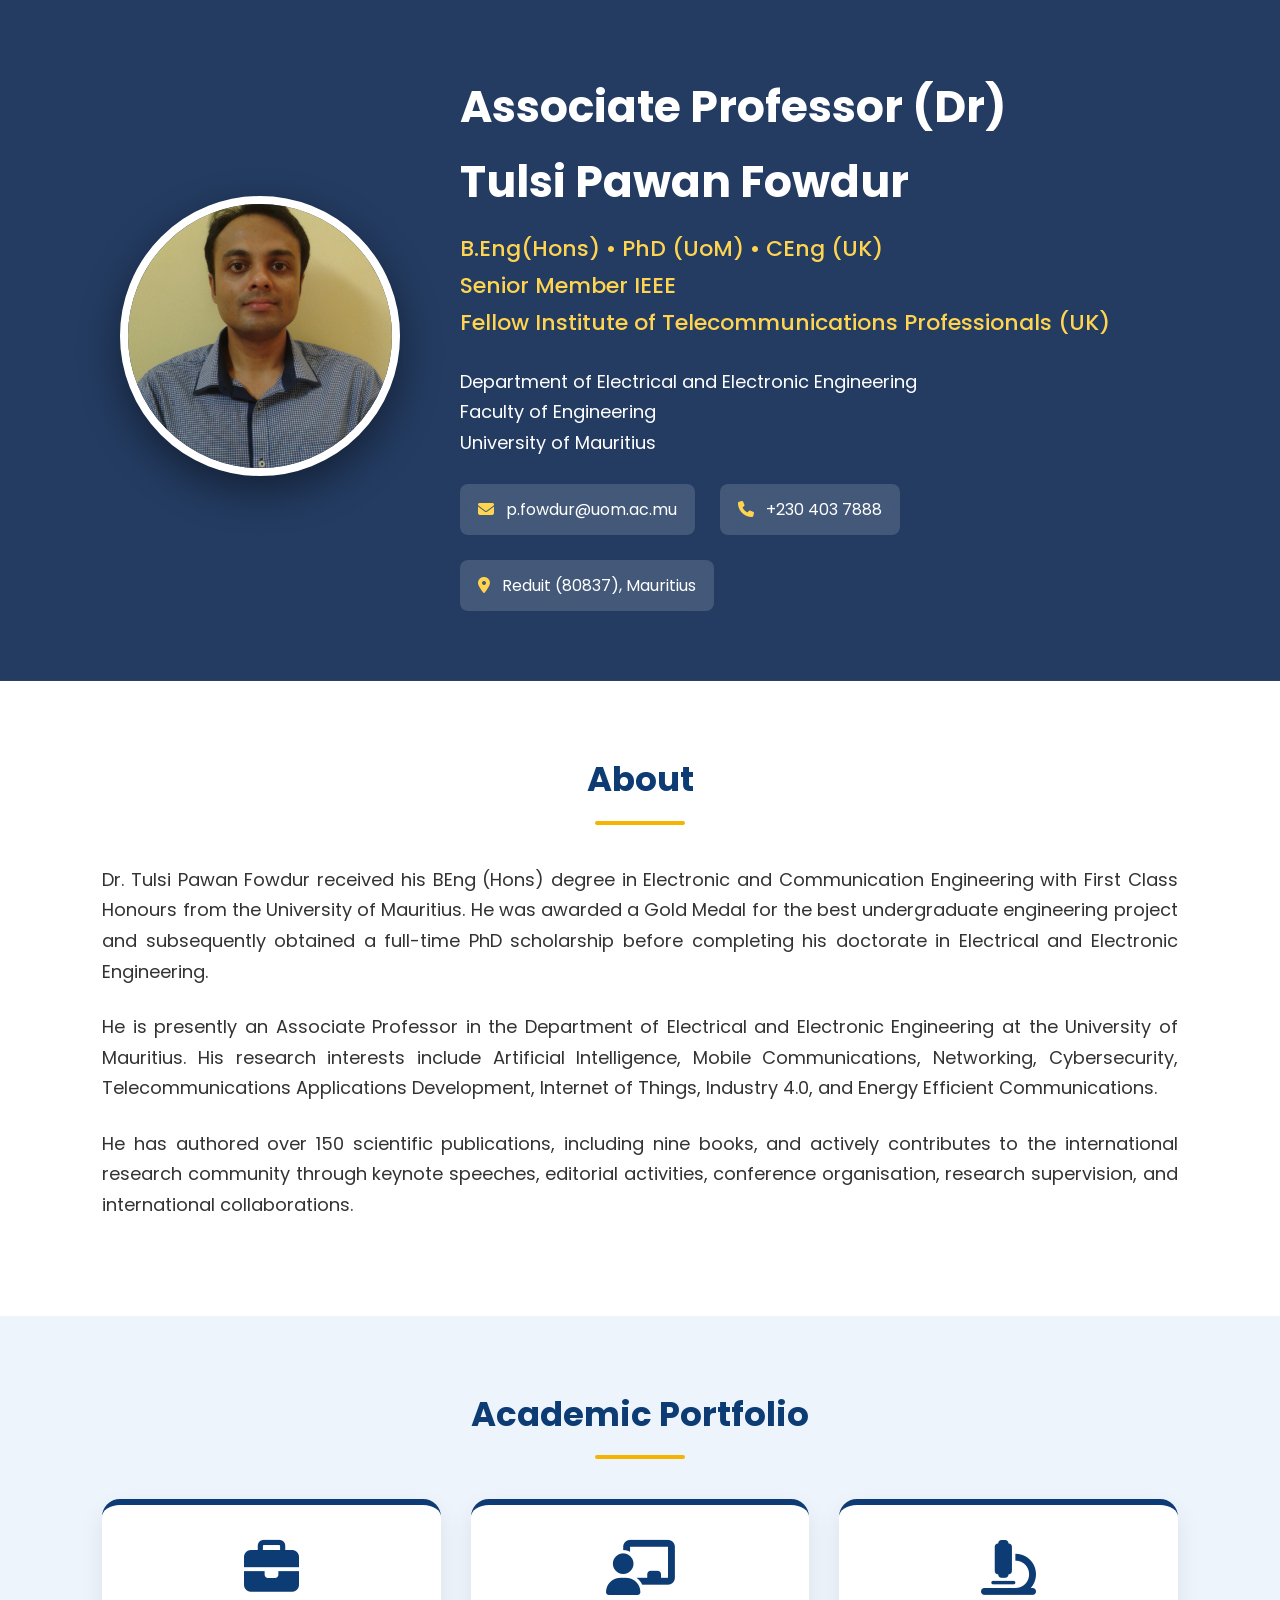
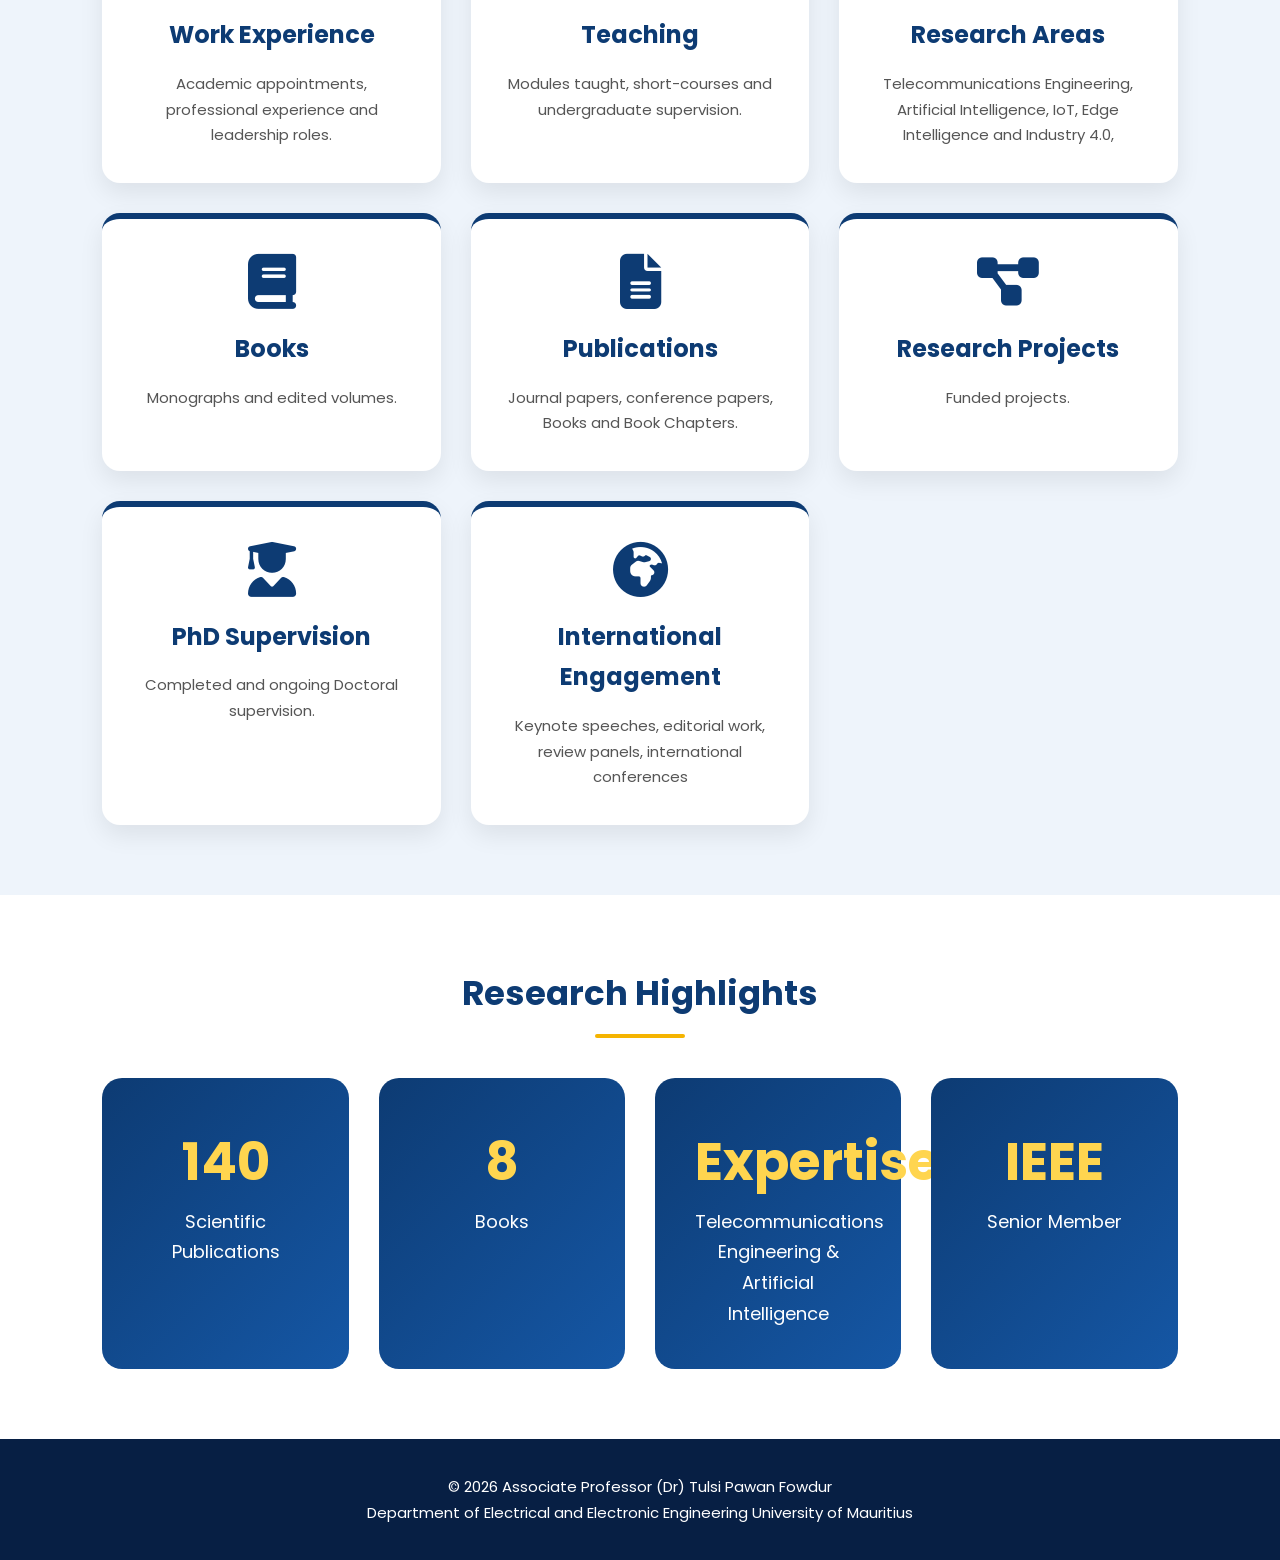
<file: index.html>
<!DOCTYPE html>
<html lang="en">

<head>

<meta charset="UTF-8">
<meta name="viewport" content="width=device-width, initial-scale=1.0">

<title>
Associate Professor (Dr) Tulsi Pawan Fowdur
</title>

<link rel="stylesheet" href="style.css">

<link rel="preconnect" href="https://fonts.googleapis.com">

<link rel="preconnect" href="https://fonts.gstatic.com" crossorigin>

<link href="https://fonts.googleapis.com/css2?family=Poppins:wght@300;400;500;600;700&display=swap" rel="stylesheet">

<link rel="stylesheet"
href="https://cdnjs.cloudflare.com/ajax/libs/font-awesome/6.5.2/css/all.min.css">

</head>

<body>


<!-- ===========================
HEADER
=========================== -->

<header>

<div class="header-overlay">

<div class="header-content">

<div class="profile-photo">

<img src="Dr-T.P.Fowdur-Picture.jpg"
alt="Dr Tulsi Pawan Fowdur">

</div>

<div class="profile-details">

<h1>

Associate Professor (Dr)

<br>

Tulsi Pawan Fowdur

</h1>

<h2>

B.Eng(Hons) • PhD (UoM) • CEng (UK) 

<br>

Senior Member IEEE  

<br>

Fellow Institute of Telecommunications Professionals (UK)

</h2>

<p>

Department of Electrical and Electronic Engineering

<br>

Faculty of Engineering

<br>

University of Mauritius

</p>

<div class="contact">

<div>

<i class="fas fa-envelope"></i>

p.fowdur@uom.ac.mu

</div>

<div>

<i class="fas fa-phone"></i>

+230 403 7888

</div>

<div>

<i class="fas fa-location-dot"></i>

Reduit (80837), Mauritius

</div>

</div>

</div>

</div>

</div>

</header>



<!-- ===========================
ABOUT
=========================== -->

<section class="about">

<h2>

About

</h2>

<p>

Dr. Tulsi Pawan Fowdur received his BEng (Hons)
degree in Electronic and Communication Engineering
with First Class Honours from the University of Mauritius.
He was awarded a Gold Medal for the best undergraduate
engineering project and subsequently obtained a
full-time PhD scholarship before completing his
doctorate in Electrical and Electronic Engineering.

</p>

<p>

He is presently an Associate Professor in the
Department of Electrical and Electronic Engineering
at the University of Mauritius.
His research interests include Artificial Intelligence,
Mobile Communications, Networking,
Cybersecurity,
Telecommunications Applications Development,
Internet of Things,
Industry 4.0,
and Energy Efficient Communications.

</p>

<p>

He has authored over 150 scientific publications,
including nine books,
and actively contributes to the international research
community through keynote speeches,
editorial activities,
conference organisation,
research supervision,
and international collaborations.

</p>

</section>



<!-- ===========================
QUICK LINKS
=========================== -->

<section class="navigation">

<h2>

Academic Portfolio

</h2>

<div class="card-container">


<a href="Work-experience.html" class="card">

<i class="fas fa-briefcase"></i>

<h3>Work Experience</h3>

<p>

Academic appointments,
professional experience
and leadership roles.

</p>

</a>



<a href="TEACHING.html" class="card">

<i class="fas fa-chalkboard-teacher"></i>

<h3>Teaching</h3>

<p>

Modules taught,
short-courses and 
undergraduate supervision.

</p>

</a>



<a href="RESEARCH-AREAS.html" class="card">

<i class="fas fa-microscope"></i>

<h3>Research Areas</h3>

<p>

Telecommunications Engineering,
Artificial Intelligence,
IoT, Edge Intelligence and Industry 4.0,

</p>

</a>



<a href="BOOKS.html" class="card">

<i class="fas fa-book"></i>

<h3>Books</h3>

<p>

Monographs and edited volumes.

</p>

</a>



<a href="PUBLICATIONS.html" class="card">

<i class="fas fa-file-lines"></i>

<h3>Publications</h3>

<p>

Journal papers,
conference papers,
Books
and Book Chapters.

</p>

</a>



<a href="RESEARCH-PROJECTS.html" class="card">

<i class="fas fa-diagram-project"></i>

<h3>Research Projects</h3>

<p>

Funded projects.

</p>

</a>



<a href="PHD-SUPERVISION.html" class="card">

<i class="fas fa-user-graduate"></i>

<h3>PhD Supervision</h3>

<p>

Completed
and ongoing Doctoral supervision.

</p>

</a>



<a href="INTERNATIONAL-ENGAGEMENT.html" class="card">

<i class="fas fa-earth-africa"></i>

<h3>

International Engagement

</h3>

<p>

Keynote speeches,
editorial work,
review panels,
international conferences


</p>

</a>


</div>

</section>




<!-- ===========================
RESEARCH HIGHLIGHTS
=========================== -->

<section class="highlights">

<h2>

Research Highlights

</h2>

<div class="highlight-grid">

<div class="highlight">

<h3>

150+

</h3>

<p>

Scientific Publications

</p>

</div>

<div class="highlight">

<h3>

9

</h3>

<p>

Books

</p>

</div>

<div class="highlight">

<h3>

Expertise

</h3>

<p>

Telecommunications Engineering &
Artificial Intelligence

</p>

</div>

<div class="highlight">

<h3>

IEEE

</h3>

<p>
Senior Member

</p>

</div>

</div>

</section>




<!-- ===========================
FOOTER
=========================== -->

<footer>

<p>

© 2026

Associate Professor (Dr) Tulsi Pawan Fowdur

<br>

Department of Electrical and Electronic Engineering

University of Mauritius

</p>

</footer>



<script src="script.js"></script>

</body>

</html>
</file>
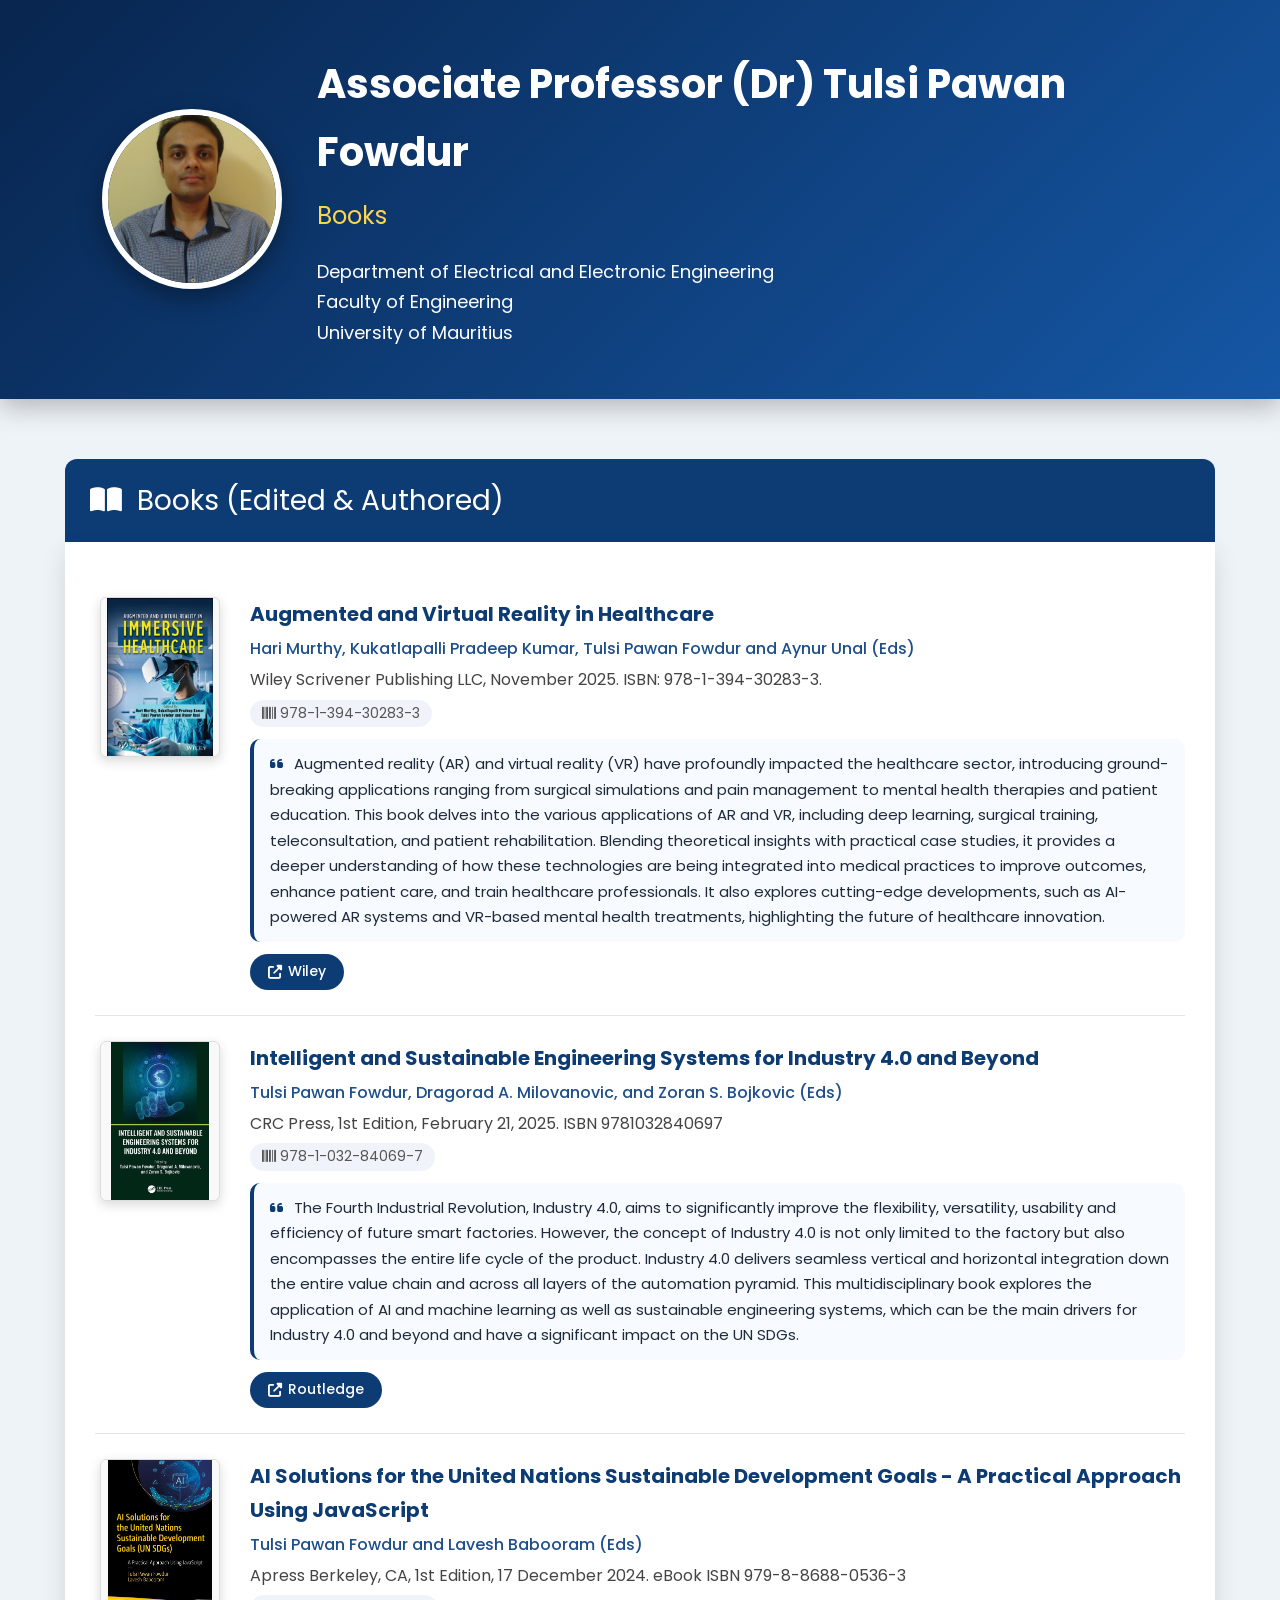
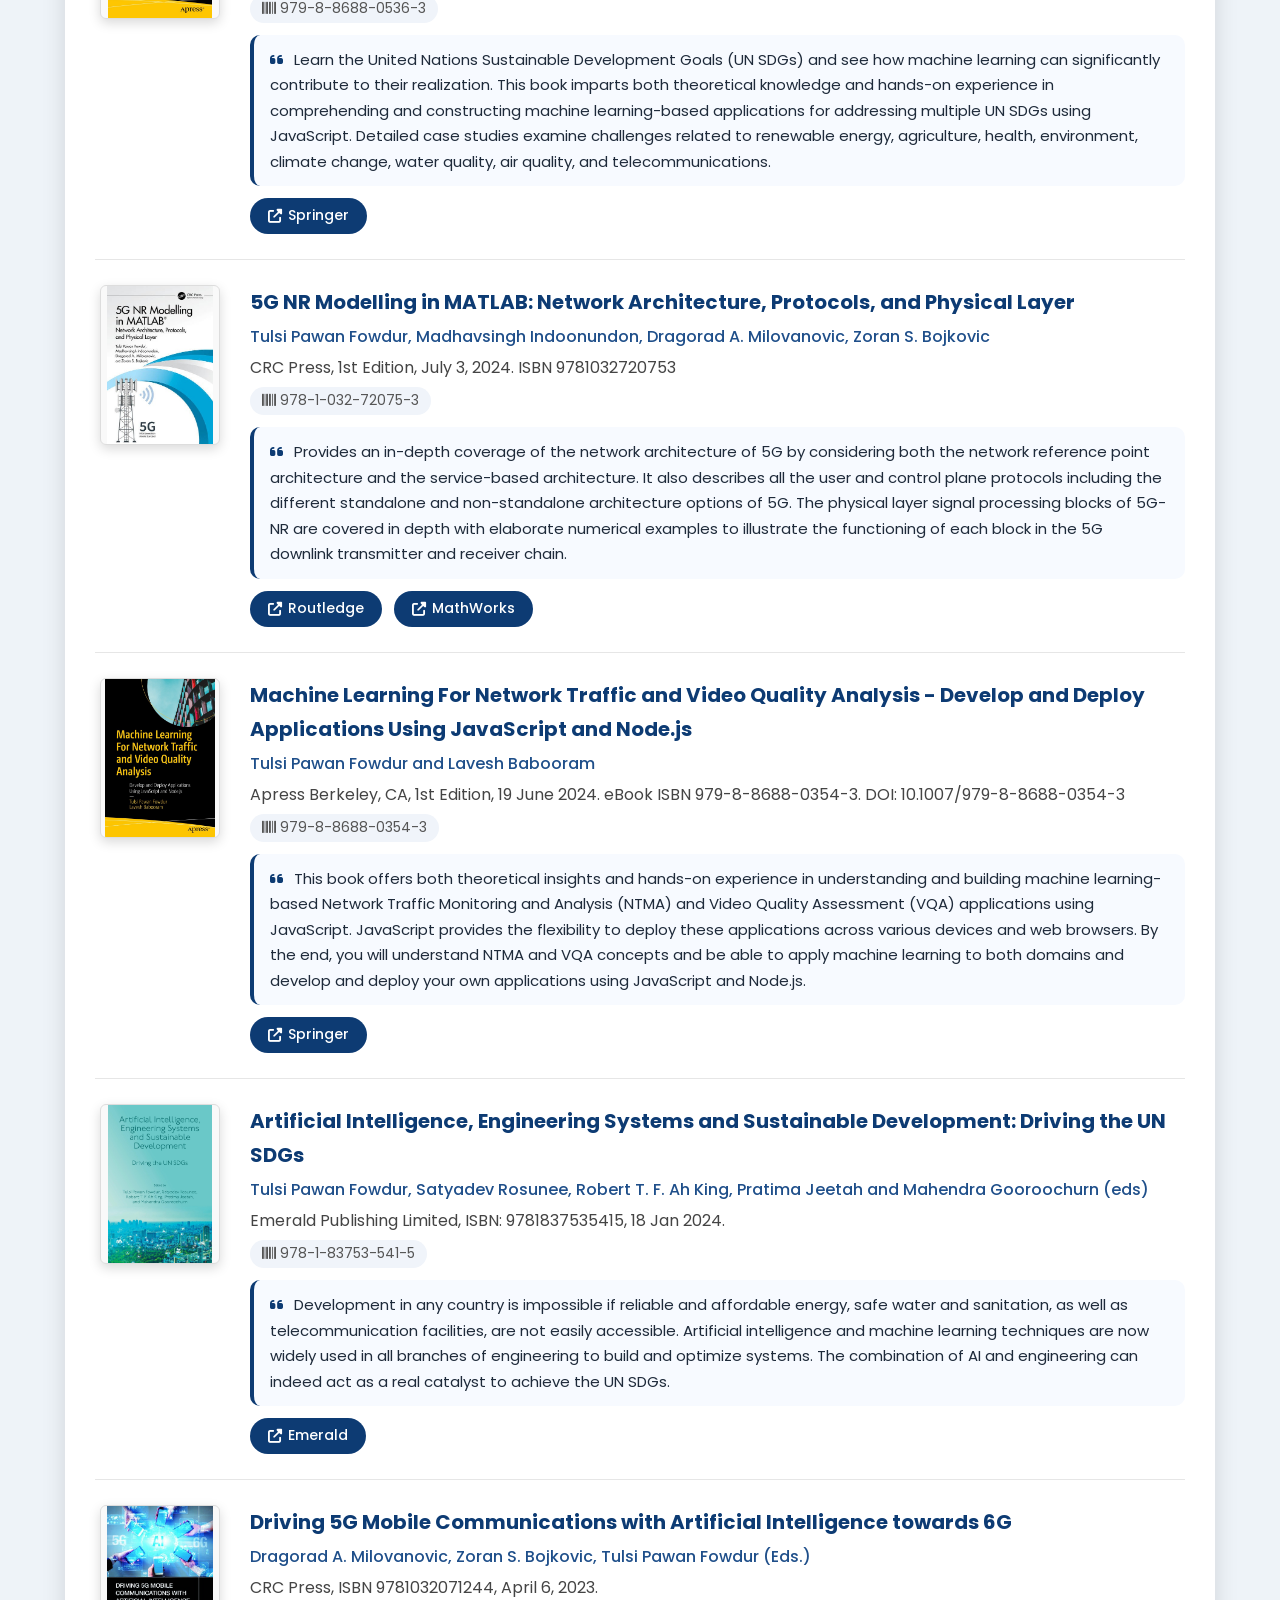
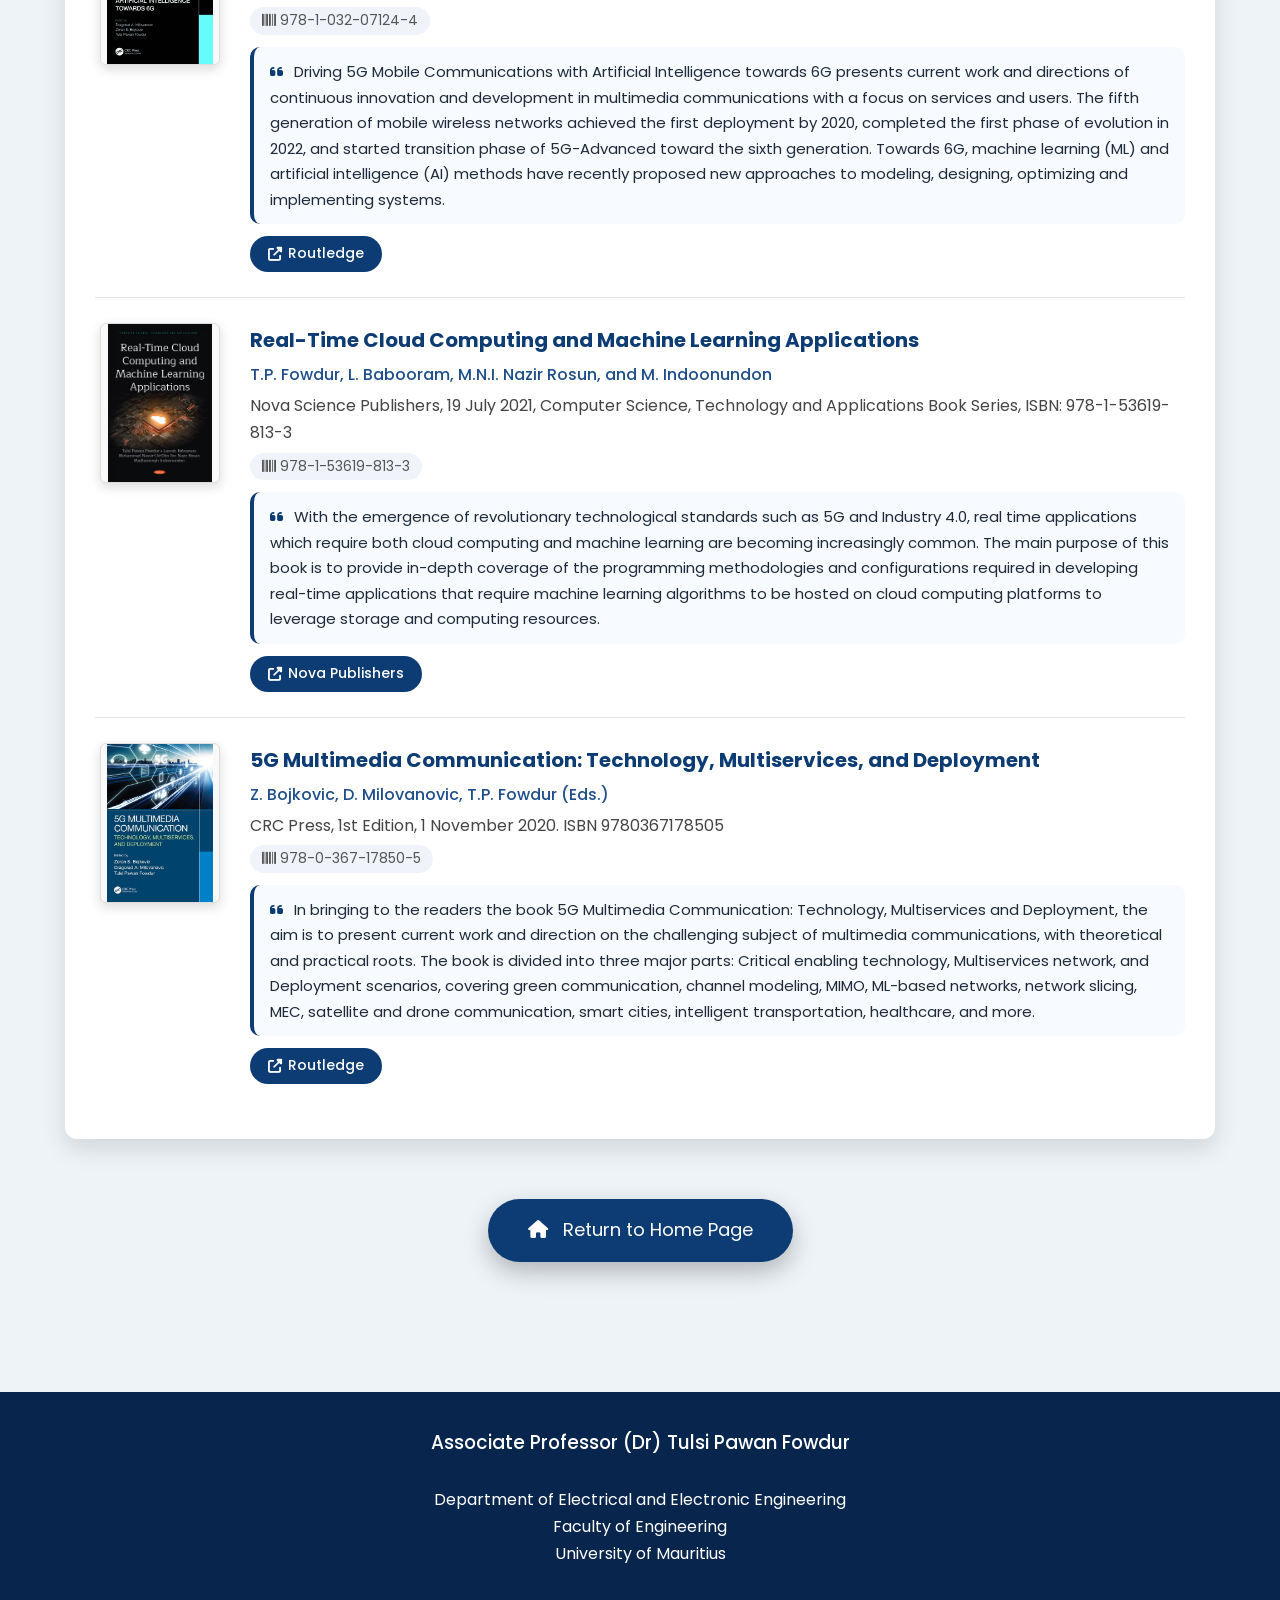
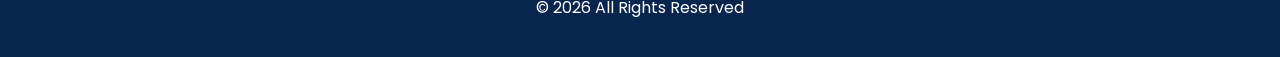
<file: BOOKS.html>
<!DOCTYPE html>
<html lang="en">
<head>
  <meta charset="UTF-8">
  <meta name="viewport" content="width=device-width, initial-scale=1.0">
  <title>Books | Dr Tulsi Pawan Fowdur</title>
  <link rel="preconnect" href="https://fonts.googleapis.com">
  <link rel="preconnect" href="https://fonts.gstatic.com" crossorigin>
  <link href="https://fonts.googleapis.com/css2?family=Poppins:wght@300;400;500;600;700&display=swap" rel="stylesheet">
  <link rel="stylesheet" href="https://cdnjs.cloudflare.com/ajax/libs/font-awesome/6.5.2/css/all.min.css">
  <style>
    * {
      margin: 0;
      padding: 0;
      box-sizing: border-box;
    }
    body {
      font-family: 'Poppins', sans-serif;
      background: #eef3f8;
      color: #333;
      line-height: 1.7;
    }
    header {
      background: linear-gradient(135deg, #08254e, #1557a5);
      color: white;
      padding: 50px 8%;
      box-shadow: 0 8px 25px rgba(0,0,0,.25);
    }
    .header-container {
      display: flex;
      align-items: center;
      gap: 35px;
      flex-wrap: wrap;
    }
    .header-container img {
      width: 180px;
      height: 180px;
      border-radius: 50%;
      border: 6px solid white;
      object-fit: cover;
      box-shadow: 0 10px 25px rgba(0,0,0,.35);
    }
    .header-text {
      flex: 1;
    }
    .header-text h1 {
      font-size: 40px;
      margin-bottom: 10px;
    }
    .header-text h2 {
      font-weight: 400;
      color: #FFD54F;
      margin-bottom: 20px;
    }
    .header-text p {
      font-size: 18px;
    }
    .container {
      max-width: 1200px;
      margin: auto;
      padding: 60px 25px;
    }
    .section {
      margin-bottom: 55px;
      animation: fadeUp .8s ease;
    }
    .section-title {
      background: #0d3b73;
      color: white;
      padding: 18px 25px;
      font-size: 28px;
      border-radius: 12px 12px 0 0;
      display: flex;
      align-items: center;
      gap: 15px;
    }
    .card {
      background: white;
      padding: 30px;
      border-radius: 0 0 12px 12px;
      box-shadow: 0 10px 25px rgba(0,0,0,.12);
    }
    .book-item {
      display: flex;
      gap: 25px;
      align-items: flex-start;
      padding: 25px 0;
      border-bottom: 1px solid #e6e6e6;
    }
    .book-item:last-child {
      border-bottom: none;
    }
    .book-cover {
      flex: 0 0 130px;
      display: flex;
      flex-direction: column;
      align-items: center;
      gap: 8px;
    }
    .book-cover img {
      width: 120px;
      height: auto;
      border-radius: 6px;
      box-shadow: 0 4px 12px rgba(0,0,0,.15);
      border: 1px solid #ddd;
      background: #f9f9f9;
      object-fit: contain;
      max-height: 160px;
    }
    .book-cover .no-cover {
      width: 120px;
      height: 160px;
      background: #eaeef3;
      border-radius: 6px;
      display: flex;
      align-items: center;
      justify-content: center;
      font-size: 12px;
      color: #777;
      border: 1px solid #ccc;
      text-align: center;
      padding: 6px;
    }
    .book-info {
      flex: 1;
    }
    .book-info strong {
      display: block;
      font-size: 20px;
      color: #0d3b73;
      margin-bottom: 4px;
    }
    .book-info .editors {
      font-weight: 500;
      color: #1f4f8a;
      font-size: 16px;
    }
    .book-info .publisher {
      font-weight: 400;
      color: #444;
      margin-top: 4px;
    }
    .book-info .isbn {
      font-size: 14px;
      color: #555;
      background: #f0f4fa;
      display: inline-block;
      padding: 2px 12px;
      border-radius: 30px;
      margin-top: 6px;
    }
    .book-info .links {
      margin-top: 12px;
      display: flex;
      flex-wrap: wrap;
      gap: 12px;
    }
    .book-info .links a {
      background: #0d3b73;
      color: white;
      padding: 6px 18px;
      border-radius: 40px;
      text-decoration: none;
      font-size: 14px;
      font-weight: 500;
      transition: .3s;
      display: inline-flex;
      align-items: center;
      gap: 6px;
    }
    .book-info .links a:hover {
      background: #1557a5;
      transform: translateY(-2px);
    }
    .book-info .overview {
      margin-top: 12px;
      font-size: 15px;
      background: #f7faff;
      padding: 12px 16px;
      border-radius: 10px;
      border-left: 4px solid #0d3b73;
      color: #1e2a3a;
    }
    .book-info .overview i {
      color: #0d3b73;
      margin-right: 6px;
    }
    @keyframes fadeUp {
      from { opacity: 0; transform: translateY(40px); }
      to { opacity: 1; transform: translateY(0); }
    }
    @media (max-width: 800px) {
      .header-container {
        flex-direction: column;
        text-align: center;
      }
      .book-item {
        flex-direction: column;
        align-items: center;
        text-align: center;
      }
      .book-cover {
        flex: unset;
        width: 100%;
        align-items: center;
      }
      .book-info .links {
        justify-content: center;
      }
      .book-info .overview {
        text-align: left;
      }
    }
    /* home button style */
    .home-btn-wrap {
      text-align: center;
      margin-top: 60px;
    }
    .home-btn {
      display: inline-block;
      background: #0d3b73;
      color: white;
      padding: 16px 40px;
      font-size: 18px;
      text-decoration: none;
      border-radius: 40px;
      transition: .35s;
      box-shadow: 0 10px 25px rgba(0,0,0,.25);
    }
    .home-btn:hover {
      background: #1557a5;
      transform: translateY(-4px);
    }
    footer {
      margin-top: 70px;
      background: #08254e;
      color: white;
      text-align: center;
      padding: 35px;
    }
    footer h3 {
      font-weight: 500;
    }
  </style>
</head>
<body>
  <header>
    <div class="header-container">
      <img src="Dr-T.P.Fowdur-Picture.jpg" alt="Dr Tulsi Pawan Fowdur">
      <div class="header-text">
        <h1>Associate Professor (Dr) Tulsi Pawan Fowdur</h1>
        <h2>Books</h2>
        <p>Department of Electrical and Electronic Engineering<br>Faculty of Engineering<br>University of Mauritius</p>
      </div>
    </div>
  </header>

  <div class="container">

    <section class="section">
      <div class="section-title">
        <i class="fas fa-book-open"></i> Books (Edited & Authored)
      </div>
      <div class="card">

        <!-- BOOK 1 -->
        <div class="book-item">
          <div class="book-cover">
            <img src="media/image1.jpg" alt="Augmented and Virtual Reality in Healthcare cover" onerror="this.style.display='none'; this.nextElementSibling.style.display='flex';">
            <div class="no-cover" style="display:none;"><i class="fas fa-book"></i> AR/VR Healthcare</div>
          </div>
          <div class="book-info">
            <strong>Augmented and Virtual Reality in Healthcare</strong>
            <div class="editors">Hari Murthy, Kukatlapalli Pradeep Kumar, Tulsi Pawan Fowdur and Aynur Unal (Eds)</div>
            <div class="publisher">Wiley Scrivener Publishing LLC, November 2025. ISBN: 978-1-394-30283-3.</div>
            <div class="isbn"><i class="fas fa-barcode"></i> 978-1-394-30283-3</div>
            <div class="overview">
              <i class="fas fa-quote-left"></i> Augmented reality (AR) and virtual reality (VR) have profoundly impacted the healthcare sector, introducing ground-breaking applications ranging from surgical simulations and pain management to mental health therapies and patient education. This book delves into the various applications of AR and VR, including deep learning, surgical training, teleconsultation, and patient rehabilitation. Blending theoretical insights with practical case studies, it provides a deeper understanding of how these technologies are being integrated into medical practices to improve outcomes, enhance patient care, and train healthcare professionals. It also explores cutting-edge developments, such as AI-powered AR systems and VR-based mental health treatments, highlighting the future of healthcare innovation.
            </div>
            <div class="links">
              <a href="https://www.wiley.com/en-ie/Augmented+and+Virtual+Reality+in+Healthcare-p-9781394302833" target="_blank"><i class="fas fa-external-link-alt"></i> Wiley</a>
            </div>
          </div>
        </div>

        <!-- BOOK 2 -->
        <div class="book-item">
          <div class="book-cover">
            <img src="media/image2.jpg" alt="Intelligent and Sustainable Engineering Systems for Industry 4.0 cover" onerror="this.style.display='none'; this.nextElementSibling.style.display='flex';">
            <div class="no-cover" style="display:none;"><i class="fas fa-industry"></i> Industry 4.0</div>
          </div>
          <div class="book-info">
            <strong>Intelligent and Sustainable Engineering Systems for Industry 4.0 and Beyond</strong>
            <div class="editors">Tulsi Pawan Fowdur, Dragorad A. Milovanovic, and Zoran S. Bojkovic (Eds)</div>
            <div class="publisher">CRC Press, 1st Edition, February 21, 2025. ISBN 9781032840697</div>
            <div class="isbn"><i class="fas fa-barcode"></i> 978-1-032-84069-7</div>
            <div class="overview">
              <i class="fas fa-quote-left"></i> The Fourth Industrial Revolution, Industry 4.0, aims to significantly improve the flexibility, versatility, usability and efficiency of future smart factories. However, the concept of Industry 4.0 is not only limited to the factory but also encompasses the entire life cycle of the product. Industry 4.0 delivers seamless vertical and horizontal integration down the entire value chain and across all layers of the automation pyramid. This multidisciplinary book explores the application of AI and machine learning as well as sustainable engineering systems, which can be the main drivers for Industry 4.0 and beyond and have a significant impact on the UN SDGs.
            </div>
            <div class="links">
              <a href="https://www.routledge.com/Intelligent-and-Sustainable-Engineering-Systems-for-Industry-40-and-Beyond/Fowdur-Milovanovic-Bojkovic/p/book/9781032840697" target="_blank"><i class="fas fa-external-link-alt"></i> Routledge</a>
            </div>
          </div>
        </div>

        <!-- BOOK 3 -->
        <div class="book-item">
          <div class="book-cover">
            <img src="media/image3.jpg" alt="AI Solutions for the UN SDGs cover" onerror="this.style.display='none'; this.nextElementSibling.style.display='flex';">
            <div class="no-cover" style="display:none;"><i class="fas fa-globe"></i> AI & UN SDGs</div>
          </div>
          <div class="book-info">
            <strong>AI Solutions for the United Nations Sustainable Development Goals - A Practical Approach Using JavaScript</strong>
            <div class="editors">Tulsi Pawan Fowdur and Lavesh Babooram (Eds)</div>
            <div class="publisher">Apress Berkeley, CA, 1st Edition, 17 December 2024. eBook ISBN 979-8-8688-0536-3</div>
            <div class="isbn"><i class="fas fa-barcode"></i> 979-8-8688-0536-3</div>
            <div class="overview">
              <i class="fas fa-quote-left"></i> Learn the United Nations Sustainable Development Goals (UN SDGs) and see how machine learning can significantly contribute to their realization. This book imparts both theoretical knowledge and hands-on experience in comprehending and constructing machine learning-based applications for addressing multiple UN SDGs using JavaScript. Detailed case studies examine challenges related to renewable energy, agriculture, health, environment, climate change, water quality, air quality, and telecommunications.
            </div>
            <div class="links">
              <a href="https://link.springer.com/book/10.1007/979-8-8688-0536-3" target="_blank"><i class="fas fa-external-link-alt"></i> Springer</a>
            </div>
          </div>
        </div>

        <!-- BOOK 4 -->
        <div class="book-item">
          <div class="book-cover">
            <img src="media/image4.jpg" alt="5G NR Modelling in MATLAB cover" onerror="this.style.display='none'; this.nextElementSibling.style.display='flex';">
            <div class="no-cover" style="display:none;"><i class="fas fa-signal"></i> 5G NR MATLAB</div>
          </div>
          <div class="book-info">
            <strong>5G NR Modelling in MATLAB: Network Architecture, Protocols, and Physical Layer</strong>
            <div class="editors">Tulsi Pawan Fowdur, Madhavsingh Indoonundon, Dragorad A. Milovanovic, Zoran S. Bojkovic</div>
            <div class="publisher">CRC Press, 1st Edition, July 3, 2024. ISBN 9781032720753</div>
            <div class="isbn"><i class="fas fa-barcode"></i> 978-1-032-72075-3</div>
            <div class="overview">
              <i class="fas fa-quote-left"></i> Provides an in-depth coverage of the network architecture of 5G by considering both the network reference point architecture and the service-based architecture. It also describes all the user and control plane protocols including the different standalone and non-standalone architecture options of 5G. The physical layer signal processing blocks of 5G-NR are covered in depth with elaborate numerical examples to illustrate the functioning of each block in the 5G downlink transmitter and receiver chain.
            </div>
            <div class="links">
              <a href="https://www.routledge.com/5G-NR-Modelling-in-MATLAB-Network-Architecture-Protocols-and-Physical/Fowdur-Indoonundon-Milovanovic-Bojkovic/p/book/9781032720753" target="_blank"><i class="fas fa-external-link-alt"></i> Routledge</a>
              <a href="https://www.mathworks.com/academia/books/5g-nr-modelling-in-matlab-fowdur.html" target="_blank"><i class="fas fa-external-link-alt"></i> MathWorks</a>
            </div>
          </div>
        </div>

        <!-- BOOK 5 -->
        <div class="book-item">
          <div class="book-cover">
            <img src="media/image5.jpg" alt="Machine Learning For Network Traffic and Video Quality Analysis cover" onerror="this.style.display='none'; this.nextElementSibling.style.display='flex';">
            <div class="no-cover" style="display:none;"><i class="fas fa-network-wired"></i> ML Traffic & VQA</div>
          </div>
          <div class="book-info">
            <strong>Machine Learning For Network Traffic and Video Quality Analysis - Develop and Deploy Applications Using JavaScript and Node.js</strong>
            <div class="editors">Tulsi Pawan Fowdur and Lavesh Babooram</div>
            <div class="publisher">Apress Berkeley, CA, 1st Edition, 19 June 2024. eBook ISBN 979-8-8688-0354-3. DOI: 10.1007/979-8-8688-0354-3</div>
            <div class="isbn"><i class="fas fa-barcode"></i> 979-8-8688-0354-3</div>
            <div class="overview">
              <i class="fas fa-quote-left"></i> This book offers both theoretical insights and hands-on experience in understanding and building machine learning-based Network Traffic Monitoring and Analysis (NTMA) and Video Quality Assessment (VQA) applications using JavaScript. JavaScript provides the flexibility to deploy these applications across various devices and web browsers. By the end, you will understand NTMA and VQA concepts and be able to apply machine learning to both domains and develop and deploy your own applications using JavaScript and Node.js.
            </div>
            <div class="links">
              <a href="https://link.springer.com/book/10.1007/979-8-8688-0354-3" target="_blank"><i class="fas fa-external-link-alt"></i> Springer</a>
            </div>
          </div>
        </div>

        <!-- BOOK 6 -->
        <div class="book-item">
          <div class="book-cover">
            <img src="media/image6.jpg" alt="Artificial Intelligence, Engineering Systems and Sustainable Development cover" onerror="this.style.display='none'; this.nextElementSibling.style.display='flex';">
            <div class="no-cover" style="display:none;"><i class="fas fa-robot"></i> AI & SDGs</div>
          </div>
          <div class="book-info">
            <strong>Artificial Intelligence, Engineering Systems and Sustainable Development: Driving the UN SDGs</strong>
            <div class="editors">Tulsi Pawan Fowdur, Satyadev Rosunee, Robert T. F. Ah King, Pratima Jeetah and Mahendra Gooroochurn (eds)</div>
            <div class="publisher">Emerald Publishing Limited, ISBN: 9781837535415, 18 Jan 2024.</div>
            <div class="isbn"><i class="fas fa-barcode"></i> 978-1-83753-541-5</div>
            <div class="overview">
              <i class="fas fa-quote-left"></i> Development in any country is impossible if reliable and affordable energy, safe water and sanitation, as well as telecommunication facilities, are not easily accessible. Artificial intelligence and machine learning techniques are now widely used in all branches of engineering to build and optimize systems. The combination of AI and engineering can indeed act as a real catalyst to achieve the UN SDGs.
            </div>
            <div class="links">
              <a href="https://books.emeraldinsight.com/book/detail/artificial-intelligence-engineering-systems-and-sustainable-development/?k=9781837535415" target="_blank"><i class="fas fa-external-link-alt"></i> Emerald</a>
            </div>
          </div>
        </div>

        <!-- BOOK 7 -->
        <div class="book-item">
          <div class="book-cover">
            <img src="media/image7.jpg" alt="Driving 5G Mobile Communications with AI towards 6G cover" onerror="this.style.display='none'; this.nextElementSibling.style.display='flex';">
            <div class="no-cover" style="display:none;"><i class="fas fa-wifi"></i> 5G AI towards 6G</div>
          </div>
          <div class="book-info">
            <strong>Driving 5G Mobile Communications with Artificial Intelligence towards 6G</strong>
            <div class="editors">Dragorad A. Milovanovic, Zoran S. Bojkovic, Tulsi Pawan Fowdur (Eds.)</div>
            <div class="publisher">CRC Press, ISBN 9781032071244, April 6, 2023.</div>
            <div class="isbn"><i class="fas fa-barcode"></i> 978-1-032-07124-4</div>
            <div class="overview">
              <i class="fas fa-quote-left"></i> Driving 5G Mobile Communications with Artificial Intelligence towards 6G presents current work and directions of continuous innovation and development in multimedia communications with a focus on services and users. The fifth generation of mobile wireless networks achieved the first deployment by 2020, completed the first phase of evolution in 2022, and started transition phase of 5G-Advanced toward the sixth generation. Towards 6G, machine learning (ML) and artificial intelligence (AI) methods have recently proposed new approaches to modeling, designing, optimizing and implementing systems.
            </div>
            <div class="links">
              <a href="https://www.routledge.com/Driving-5G-Mobile-Communications-with-Artificial-Intelligence-towards-6G/Milovanovic-Bojkovic-Fowdur/p/book/9781032071244" target="_blank"><i class="fas fa-external-link-alt"></i> Routledge</a>
            </div>
          </div>
        </div>

        <!-- BOOK 8 -->
        <div class="book-item">
          <div class="book-cover">
            <img src="media/image8.jpg" alt="Real-Time Cloud Computing and Machine Learning Applications cover" onerror="this.style.display='none'; this.nextElementSibling.style.display='flex';">
            <div class="no-cover" style="display:none;"><i class="fas fa-cloud"></i> Cloud & ML</div>
          </div>
          <div class="book-info">
            <strong>Real-Time Cloud Computing and Machine Learning Applications</strong>
            <div class="editors">T.P. Fowdur, L. Babooram, M.N.I. Nazir Rosun, and M. Indoonundon</div>
            <div class="publisher">Nova Science Publishers, 19 July 2021, Computer Science, Technology and Applications Book Series, ISBN: 978-1-53619-813-3</div>
            <div class="isbn"><i class="fas fa-barcode"></i> 978-1-53619-813-3</div>
            <div class="overview">
              <i class="fas fa-quote-left"></i> With the emergence of revolutionary technological standards such as 5G and Industry 4.0, real time applications which require both cloud computing and machine learning are becoming increasingly common. The main purpose of this book is to provide in-depth coverage of the programming methodologies and configurations required in developing real-time applications that require machine learning algorithms to be hosted on cloud computing platforms to leverage storage and computing resources.
            </div>
            <div class="links">
              <a href="https://novapublishers.com/shop/real-time-cloud-computing-and-machine-learning-applications/" target="_blank"><i class="fas fa-external-link-alt"></i> Nova Publishers</a>
            </div>
          </div>
        </div>

        <!-- BOOK 9 -->
        <div class="book-item">
          <div class="book-cover">
            <img src="media/image9.jpg" alt="5G Multimedia Communication cover" onerror="this.style.display='none'; this.nextElementSibling.style.display='flex';">
            <div class="no-cover" style="display:none;"><i class="fas fa-video"></i> 5G Multimedia</div>
          </div>
          <div class="book-info">
            <strong>5G Multimedia Communication: Technology, Multiservices, and Deployment</strong>
            <div class="editors">Z. Bojkovic, D. Milovanovic, T.P. Fowdur (Eds.)</div>
            <div class="publisher">CRC Press, 1st Edition, 1 November 2020. ISBN 9780367178505</div>
            <div class="isbn"><i class="fas fa-barcode"></i> 978-0-367-17850-5</div>
            <div class="overview">
              <i class="fas fa-quote-left"></i> In bringing to the readers the book 5G Multimedia Communication: Technology, Multiservices and Deployment, the aim is to present current work and direction on the challenging subject of multimedia communications, with theoretical and practical roots. The book is divided into three major parts: Critical enabling technology, Multiservices network, and Deployment scenarios, covering green communication, channel modeling, MIMO, ML-based networks, network slicing, MEC, satellite and drone communication, smart cities, intelligent transportation, healthcare, and more.
            </div>
            <div class="links">
              <a href="https://www.routledge.com/5G-Multimedia-Communication-Technology-Multiservices-and-Deployment/Bojkovic-Milovanovic-Fowdur/p/book/9780367178505" target="_blank"><i class="fas fa-external-link-alt"></i> Routledge</a>
            </div>
          </div>
        </div>

      </div> <!-- end card -->
    </section>

    <!-- HOME BUTTON -->
    <div class="home-btn-wrap">
      <a href="index.html" class="home-btn"><i class="fas fa-house"></i> &nbsp; Return to Home Page</a>
    </div>

  </div> <!-- end container -->

  <footer>
    <h3>Associate Professor (Dr) Tulsi Pawan Fowdur</h3>
    <br>Department of Electrical and Electronic Engineering<br>Faculty of Engineering<br>University of Mauritius
    <br><br>© 2026 All Rights Reserved
  </footer>

  <script>
    // fade-in on scroll
    const observer = new IntersectionObserver((entries) => {
      entries.forEach(entry => {
        if (entry.isIntersecting) {
          entry.target.animate([
            { opacity: 0, transform: "translateY(40px)" },
            { opacity: 1, transform: "translateY(0px)" }
          ], { duration: 700, fill: "forwards" });
        }
      });
    }, { threshold: 0.15 });
    document.querySelectorAll(".section").forEach(s => observer.observe(s));

    // scroll-to-top button
    const btn = document.createElement("button");
    btn.innerHTML = "<i class='fas fa-arrow-up'></i>";
    btn.style.position = "fixed";
    btn.style.bottom = "25px";
    btn.style.right = "25px";
    btn.style.width = "55px";
    btn.style.height = "55px";
    btn.style.borderRadius = "50%";
    btn.style.border = "none";
    btn.style.background = "#0d3b73";
    btn.style.color = "white";
    btn.style.fontSize = "20px";
    btn.style.cursor = "pointer";
    btn.style.display = "none";
    btn.style.boxShadow = "0 8px 20px rgba(0,0,0,.3)";
    btn.style.transition = ".3s";
    document.body.appendChild(btn);
    window.addEventListener("scroll", () => {
      btn.style.display = window.scrollY > 300 ? "block" : "none";
    });
    btn.onclick = () => {
      window.scrollTo({ top: 0, behavior: "smooth" });
    };
  </script>
</body>
</html>
</file>
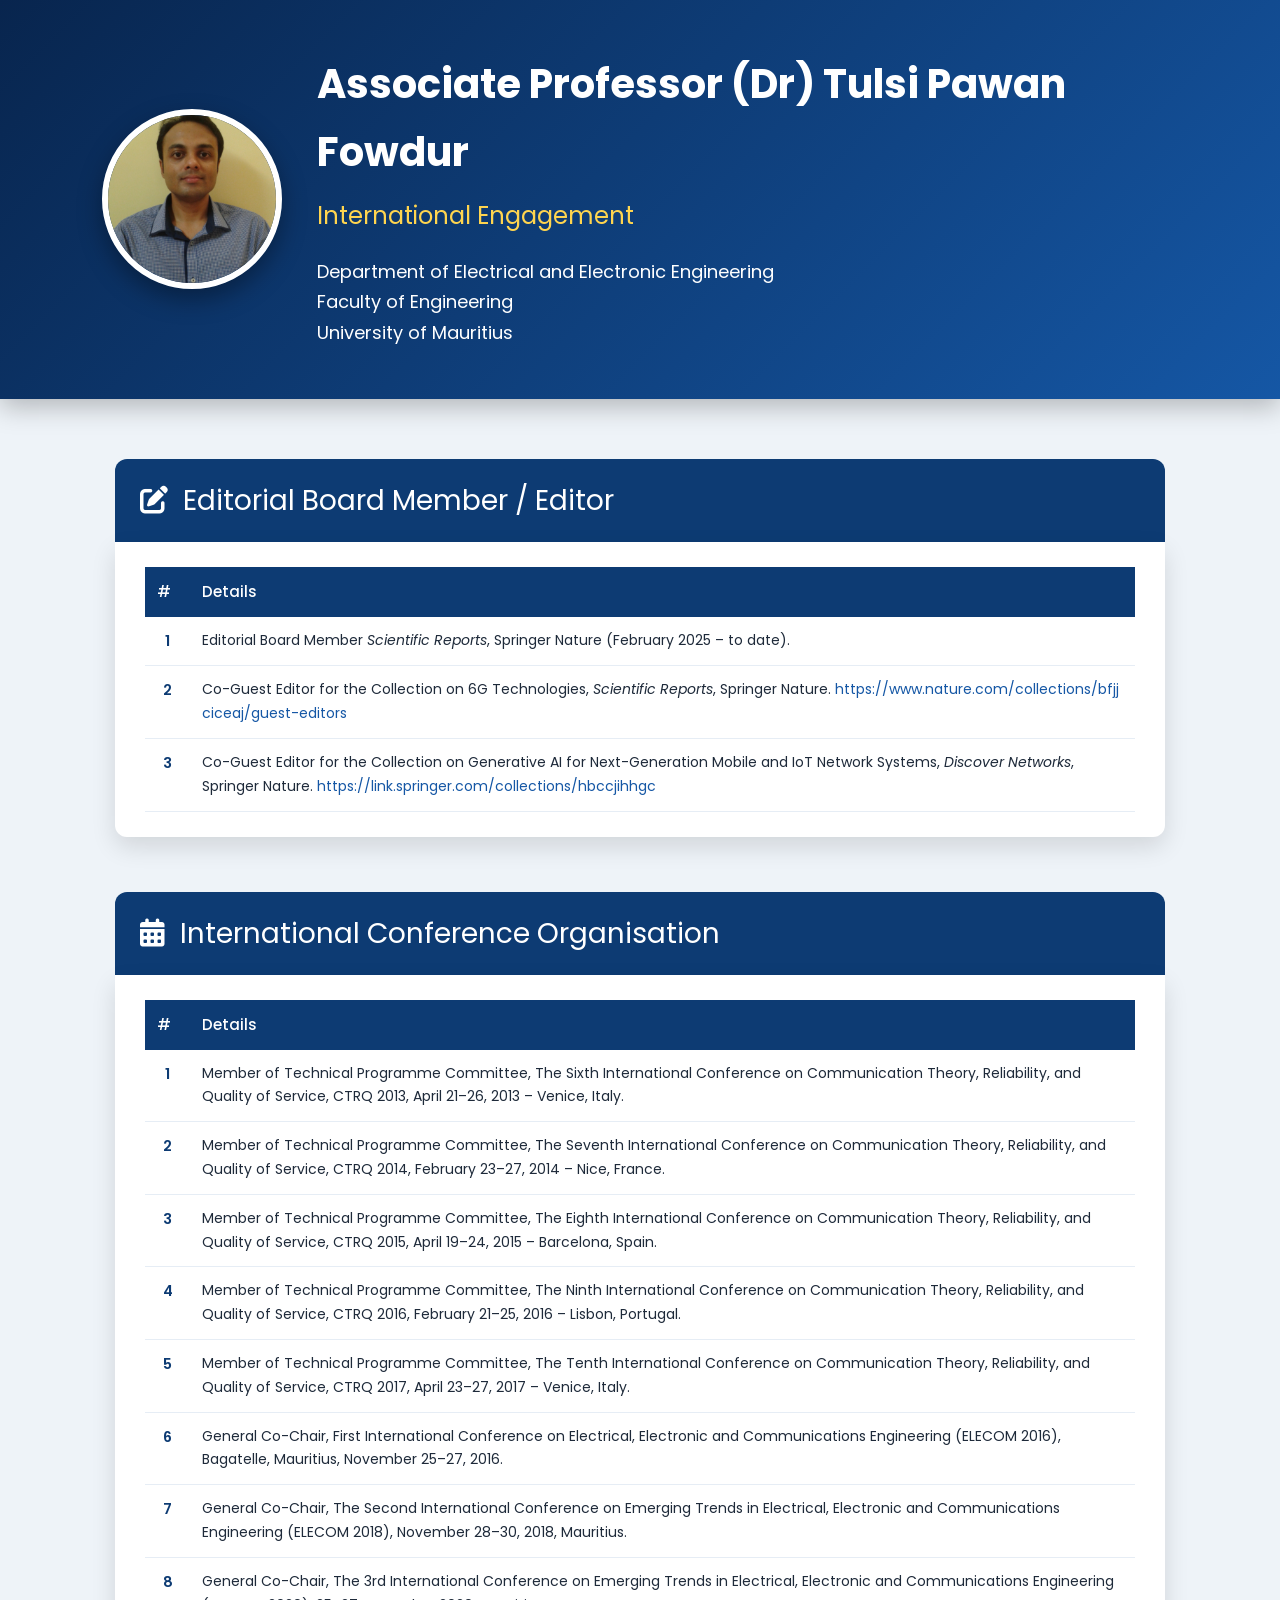
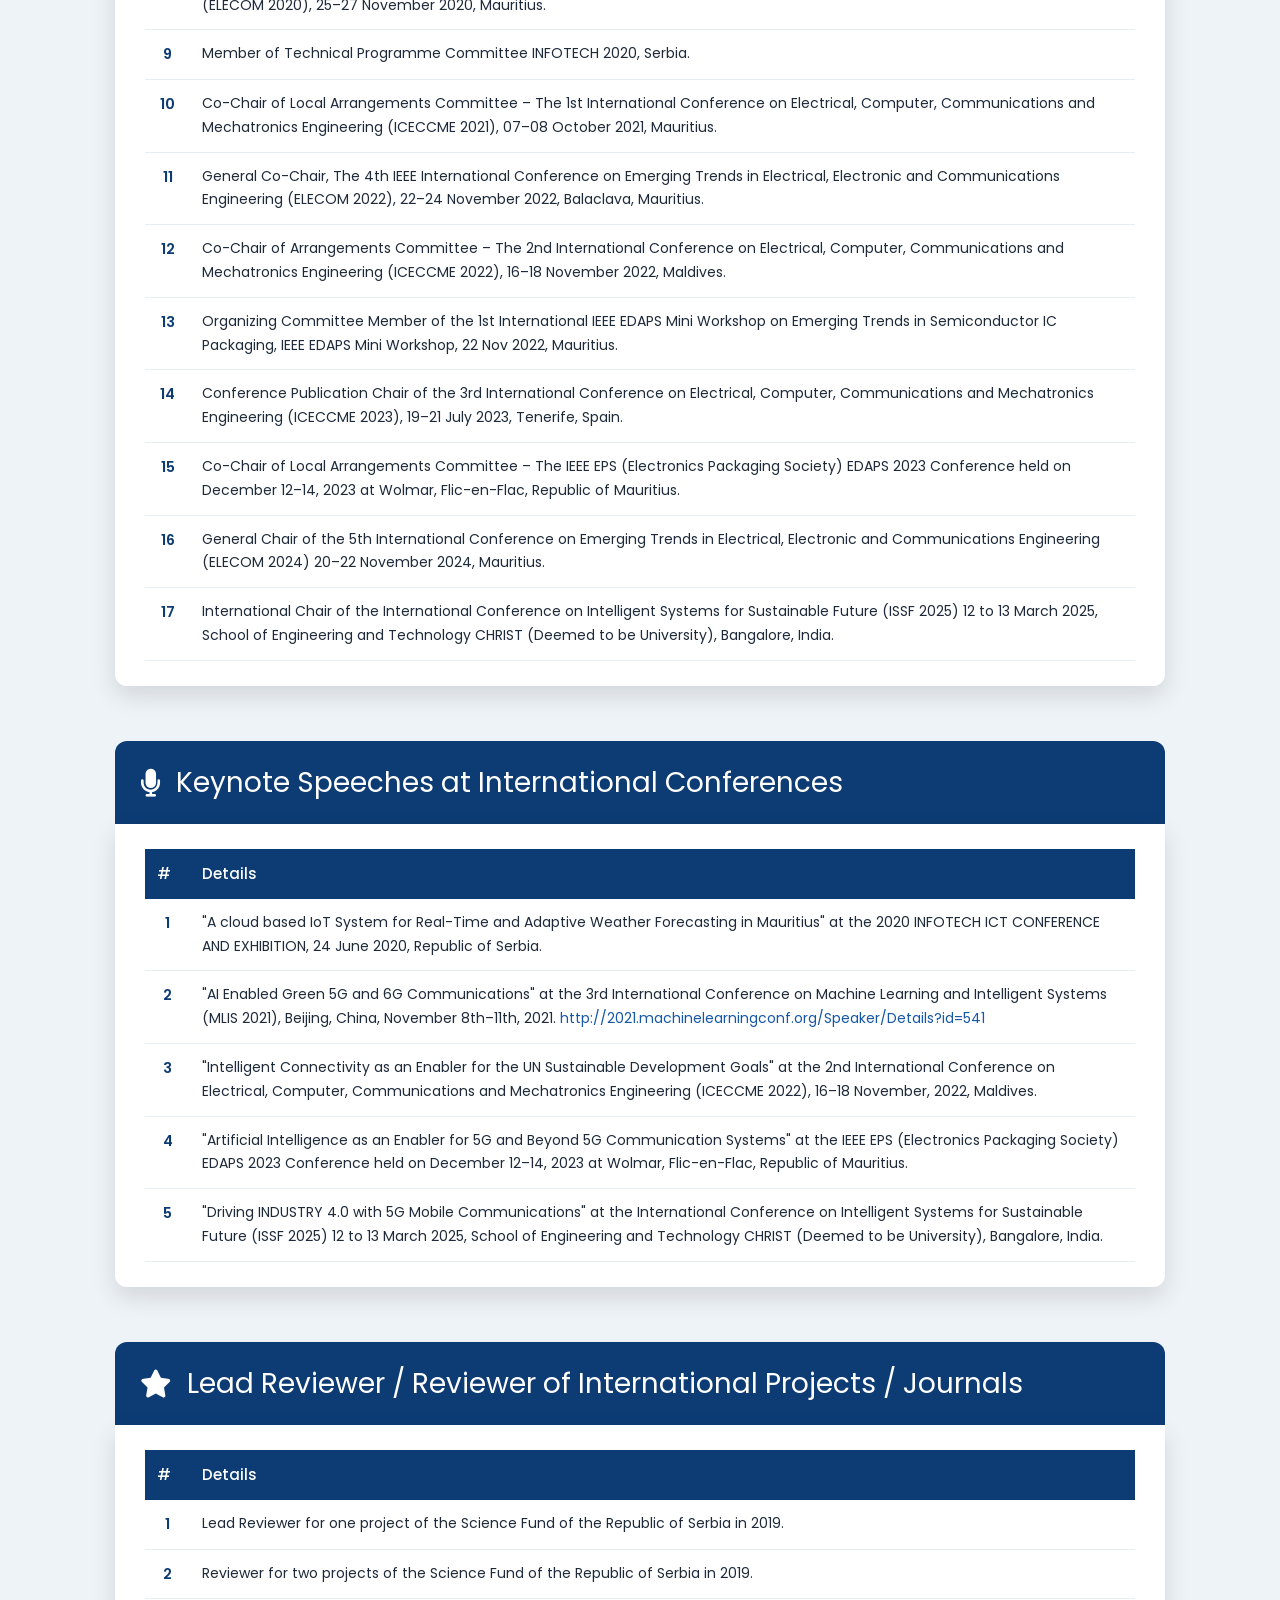
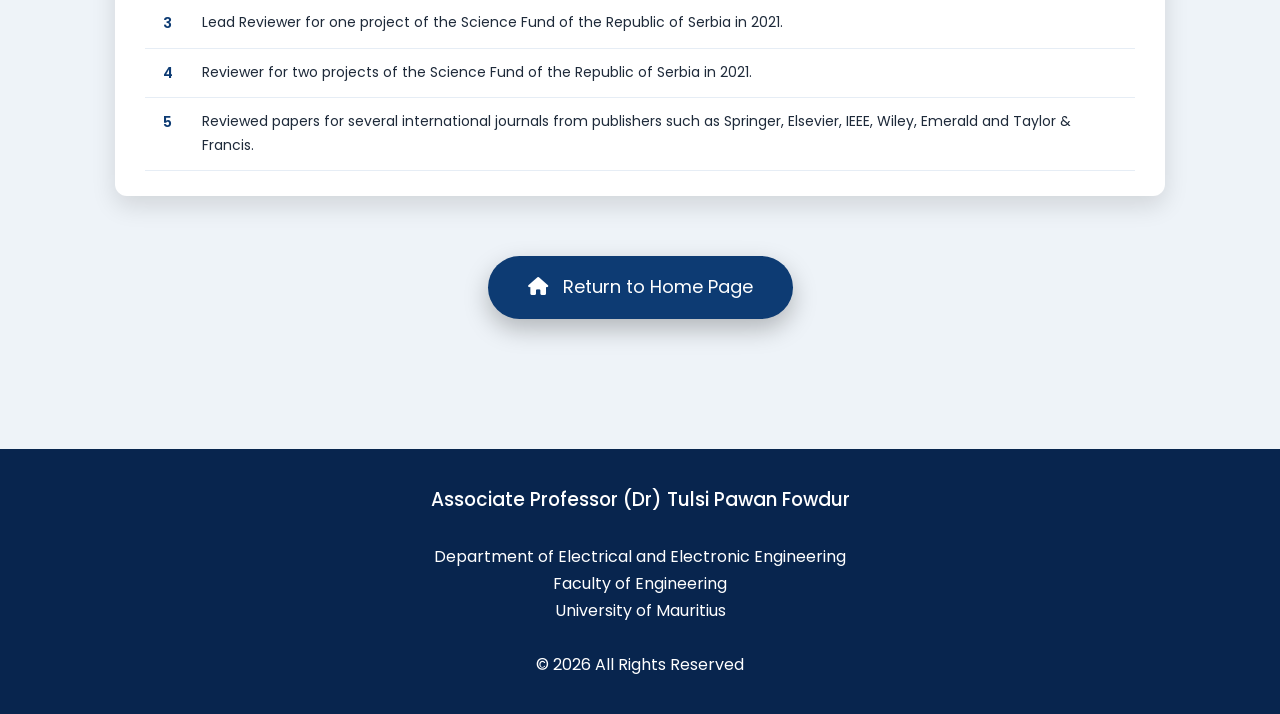
<file: INTERNATIONAL-ENGAGEMENT.html>
<!DOCTYPE html>
<html lang="en">
<head>
    <meta charset="UTF-8">
    <meta name="viewport" content="width=device-width, initial-scale=1.0">
    <title>International Engagement | Dr Tulsi Pawan Fowdur</title>
    <link rel="preconnect" href="https://fonts.googleapis.com">
    <link rel="preconnect" href="https://fonts.gstatic.com" crossorigin>
    <link href="https://fonts.googleapis.com/css2?family=Poppins:wght@300;400;500;600;700&display=swap" rel="stylesheet">
    <link rel="stylesheet" href="https://cdnjs.cloudflare.com/ajax/libs/font-awesome/6.5.2/css/all.min.css">
    <style>
        * {
            margin: 0;
            padding: 0;
            box-sizing: border-box;
        }
        body {
            font-family: 'Poppins', sans-serif;
            background: #eef3f8;
            color: #1e2a3a;
            line-height: 1.7;
        }
        header {
            background: linear-gradient(135deg, #08254e, #1557a5);
            color: white;
            padding: 50px 8%;
            box-shadow: 0 8px 25px rgba(0,0,0,.25);
        }
        .header-container {
            display: flex;
            align-items: center;
            gap: 35px;
            flex-wrap: wrap;
        }
        .header-container img {
            width: 180px;
            height: 180px;
            border-radius: 50%;
            border: 6px solid white;
            object-fit: cover;
            box-shadow: 0 10px 25px rgba(0,0,0,.35);
        }
        .header-text {
            flex: 1;
        }
        .header-text h1 {
            font-size: 40px;
            margin-bottom: 10px;
        }
        .header-text h2 {
            font-weight: 400;
            color: #FFD54F;
            margin-bottom: 20px;
        }
        .header-text p {
            font-size: 18px;
        }
        .container {
            max-width: 1100px;
            margin: auto;
            padding: 60px 25px;
        }
        .section {
            margin-bottom: 55px;
            animation: fadeUp .8s ease;
        }
        .section-title {
            background: #0d3b73;
            color: white;
            padding: 18px 25px;
            font-size: 28px;
            border-radius: 12px 12px 0 0;
            display: flex;
            align-items: center;
            gap: 15px;
        }
        .section-title .badge {
            font-size: 16px;
            font-weight: 400;
            background: rgba(255,255,255,0.2);
            padding: 2px 16px;
            border-radius: 30px;
            margin-left: 10px;
        }
        .card {
            background: white;
            padding: 25px 30px;
            border-radius: 0 0 12px 12px;
            box-shadow: 0 10px 25px rgba(0,0,0,.12);
            overflow-x: auto;
        }

        .engagement-table {
            width: 100%;
            border-collapse: collapse;
            font-size: 14.5px;
            min-width: 650px;
        }
        .engagement-table thead th {
            background: #0d3b73;
            color: white;
            padding: 12px 12px;
            text-align: left;
            font-weight: 500;
            font-size: 15px;
        }
        .engagement-table tbody td {
            padding: 12px 12px;
            border-bottom: 1px solid #e6edf5;
            vertical-align: top;
        }
        .engagement-table tbody tr:hover {
            background: #f4f8fe;
        }
        .engagement-table .num-col {
            width: 45px;
            text-align: center;
            font-weight: 600;
            color: #0d3b73;
            white-space: nowrap;
        }
        .engagement-table .content-col {
            font-size: 14px;
            line-height: 1.7;
        }
        .engagement-table .content-col a {
            color: #1557a5;
            text-decoration: none;
            word-break: break-all;
        }
        .engagement-table .content-col a:hover {
            text-decoration: underline;
        }

        .sub-section-title {
            font-size: 22px;
            font-weight: 600;
            color: #0d3b73;
            margin: 10px 0 15px 0;
            padding-bottom: 8px;
            border-bottom: 2px solid #e6edf5;
            display: flex;
            align-items: center;
            gap: 12px;
        }
        .sub-section-title i {
            color: #1557a5;
        }

        .home-btn-wrap {
            text-align: center;
            margin-top: 60px;
        }
        .home-btn {
            display: inline-block;
            background: #0d3b73;
            color: white;
            padding: 16px 40px;
            font-size: 18px;
            text-decoration: none;
            border-radius: 40px;
            transition: .35s;
            box-shadow: 0 10px 25px rgba(0,0,0,.25);
        }
        .home-btn:hover {
            background: #1557a5;
            transform: translateY(-4px);
        }

        footer {
            margin-top: 70px;
            background: #08254e;
            color: white;
            text-align: center;
            padding: 35px;
        }
        footer h3 {
            font-weight: 500;
        }

        @keyframes fadeUp {
            from { opacity: 0; transform: translateY(40px); }
            to { opacity: 1; transform: translateY(0); }
        }

        @media (max-width: 700px) {
            .header-container { flex-direction: column; text-align: center; }
            .card { padding: 15px; }
            .engagement-table { font-size: 13px; min-width: 480px; }
            .engagement-table thead th { font-size: 13px; padding: 8px; }
            .engagement-table tbody td { padding: 10px 8px; }
        }
    </style>
</head>
<body>
    <header>
        <div class="header-container">
            <img src="Dr-T.P.Fowdur-Picture.jpg" alt="Dr Tulsi Pawan Fowdur">
            <div class="header-text">
                <h1>Associate Professor (Dr) Tulsi Pawan Fowdur</h1>
                <h2>International Engagement</h2>
                <p>Department of Electrical and Electronic Engineering<br>Faculty of Engineering<br>University of Mauritius</p>
            </div>
        </div>
    </header>

    <div class="container">

        <!-- ========================================================= -->
        <!-- 1. Editorial Board Member / Editor -->
        <!-- ========================================================= -->
        <section class="section">
            <div class="section-title">
                <i class="fas fa-edit"></i> Editorial Board Member / Editor
            </div>
            <div class="card">
                <table class="engagement-table">
                    <thead>
                        <tr><th>#</th><th>Details</th></tr>
                    </thead>
                    <tbody>
                        <tr>
                            <td class="num-col">1</td>
                            <td class="content-col">Editorial Board Member <em>Scientific Reports</em>, Springer Nature (February 2025 – to date).</td>
                        </tr>
                        <tr>
                            <td class="num-col">2</td>
                            <td class="content-col">Co-Guest Editor for the Collection on 6G Technologies, <em>Scientific Reports</em>, Springer Nature. <a href="https://www.nature.com/collections/bfjjciceaj/guest-editors" target="_blank">https://www.nature.com/collections/bfjjciceaj/guest-editors</a></td>
                        </tr>
                        <tr>
                            <td class="num-col">3</td>
                            <td class="content-col">Co-Guest Editor for the Collection on Generative AI for Next-Generation Mobile and IoT Network Systems, <em>Discover Networks</em>, Springer Nature. <a href="https://link.springer.com/collections/hbccjihhgc" target="_blank">https://link.springer.com/collections/hbccjihhgc</a></td>
                        </tr>
                    </tbody>
                </table>
            </div>
        </section>

        <!-- ========================================================= -->
        <!-- 2. International Conference Organisation -->
        <!-- ========================================================= -->
        <section class="section">
            <div class="section-title">
                <i class="fas fa-calendar-alt"></i> International Conference Organisation
            </div>
            <div class="card">
                <table class="engagement-table">
                    <thead>
                        <tr><th>#</th><th>Details</th></tr>
                    </thead>
                    <tbody>
                        <tr><td class="num-col">1</td><td class="content-col">Member of Technical Programme Committee, The Sixth International Conference on Communication Theory, Reliability, and Quality of Service, CTRQ 2013, April 21–26, 2013 – Venice, Italy.</td></tr>
                        <tr><td class="num-col">2</td><td class="content-col">Member of Technical Programme Committee, The Seventh International Conference on Communication Theory, Reliability, and Quality of Service, CTRQ 2014, February 23–27, 2014 – Nice, France.</td></tr>
                        <tr><td class="num-col">3</td><td class="content-col">Member of Technical Programme Committee, The Eighth International Conference on Communication Theory, Reliability, and Quality of Service, CTRQ 2015, April 19–24, 2015 – Barcelona, Spain.</td></tr>
                        <tr><td class="num-col">4</td><td class="content-col">Member of Technical Programme Committee, The Ninth International Conference on Communication Theory, Reliability, and Quality of Service, CTRQ 2016, February 21–25, 2016 – Lisbon, Portugal.</td></tr>
                        <tr><td class="num-col">5</td><td class="content-col">Member of Technical Programme Committee, The Tenth International Conference on Communication Theory, Reliability, and Quality of Service, CTRQ 2017, April 23–27, 2017 – Venice, Italy.</td></tr>
                        <tr><td class="num-col">6</td><td class="content-col">General Co-Chair, First International Conference on Electrical, Electronic and Communications Engineering (ELECOM 2016), Bagatelle, Mauritius, November 25–27, 2016.</td></tr>
                        <tr><td class="num-col">7</td><td class="content-col">General Co-Chair, The Second International Conference on Emerging Trends in Electrical, Electronic and Communications Engineering (ELECOM 2018), November 28–30, 2018, Mauritius.</td></tr>
                        <tr><td class="num-col">8</td><td class="content-col">General Co-Chair, The 3rd International Conference on Emerging Trends in Electrical, Electronic and Communications Engineering (ELECOM 2020), 25–27 November 2020, Mauritius.</td></tr>
                        <tr><td class="num-col">9</td><td class="content-col">Member of Technical Programme Committee INFOTECH 2020, Serbia.</td></tr>
                        <tr><td class="num-col">10</td><td class="content-col">Co-Chair of Local Arrangements Committee – The 1st International Conference on Electrical, Computer, Communications and Mechatronics Engineering (ICECCME 2021), 07–08 October 2021, Mauritius.</td></tr>
                        <tr><td class="num-col">11</td><td class="content-col">General Co-Chair, The 4th IEEE International Conference on Emerging Trends in Electrical, Electronic and Communications Engineering (ELECOM 2022), 22–24 November 2022, Balaclava, Mauritius.</td></tr>
                        <tr><td class="num-col">12</td><td class="content-col">Co-Chair of Arrangements Committee – The 2nd International Conference on Electrical, Computer, Communications and Mechatronics Engineering (ICECCME 2022), 16–18 November 2022, Maldives.</td></tr>
                        <tr><td class="num-col">13</td><td class="content-col">Organizing Committee Member of the 1st International IEEE EDAPS Mini Workshop on Emerging Trends in Semiconductor IC Packaging, IEEE EDAPS Mini Workshop, 22 Nov 2022, Mauritius.</td></tr>
                        <tr><td class="num-col">14</td><td class="content-col">Conference Publication Chair of the 3rd International Conference on Electrical, Computer, Communications and Mechatronics Engineering (ICECCME 2023), 19–21 July 2023, Tenerife, Spain.</td></tr>
                        <tr><td class="num-col">15</td><td class="content-col">Co-Chair of Local Arrangements Committee – The IEEE EPS (Electronics Packaging Society) EDAPS 2023 Conference held on December 12–14, 2023 at Wolmar, Flic-en-Flac, Republic of Mauritius.</td></tr>
                        <tr><td class="num-col">16</td><td class="content-col">General Chair of the 5th International Conference on Emerging Trends in Electrical, Electronic and Communications Engineering (ELECOM 2024) 20–22 November 2024, Mauritius.</td></tr>
                        <tr><td class="num-col">17</td><td class="content-col">International Chair of the International Conference on Intelligent Systems for Sustainable Future (ISSF 2025) 12 to 13 March 2025, School of Engineering and Technology CHRIST (Deemed to be University), Bangalore, India.</td></tr>
                    </tbody>
                </table>
            </div>
        </section>

        <!-- ========================================================= -->
        <!-- 3. Keynote Speeches at International Conferences -->
        <!-- ========================================================= -->
        <section class="section">
            <div class="section-title">
                <i class="fas fa-microphone"></i> Keynote Speeches at International Conferences
            </div>
            <div class="card">
                <table class="engagement-table">
                    <thead>
                        <tr><th>#</th><th>Details</th></tr>
                    </thead>
                    <tbody>
                        <tr>
                            <td class="num-col">1</td>
                            <td class="content-col">"A cloud based IoT System for Real-Time and Adaptive Weather Forecasting in Mauritius" at the 2020 INFOTECH ICT CONFERENCE AND EXHIBITION, 24 June 2020, Republic of Serbia.</td>
                        </tr>
                        <tr>
                            <td class="num-col">2</td>
                            <td class="content-col">"AI Enabled Green 5G and 6G Communications" at the 3rd International Conference on Machine Learning and Intelligent Systems (MLIS 2021), Beijing, China, November 8th–11th, 2021. <a href="http://2021.machinelearningconf.org/Speaker/Details?id=541" target="_blank">http://2021.machinelearningconf.org/Speaker/Details?id=541</a></td>
                        </tr>
                        <tr>
                            <td class="num-col">3</td>
                            <td class="content-col">"Intelligent Connectivity as an Enabler for the UN Sustainable Development Goals" at the 2nd International Conference on Electrical, Computer, Communications and Mechatronics Engineering (ICECCME 2022), 16–18 November, 2022, Maldives.</td>
                        </tr>
                        <tr>
                            <td class="num-col">4</td>
                            <td class="content-col">"Artificial Intelligence as an Enabler for 5G and Beyond 5G Communication Systems" at the IEEE EPS (Electronics Packaging Society) EDAPS 2023 Conference held on December 12–14, 2023 at Wolmar, Flic-en-Flac, Republic of Mauritius.</td>
                        </tr>
                        <tr>
                            <td class="num-col">5</td>
                            <td class="content-col">"Driving INDUSTRY 4.0 with 5G Mobile Communications" at the International Conference on Intelligent Systems for Sustainable Future (ISSF 2025) 12 to 13 March 2025, School of Engineering and Technology CHRIST (Deemed to be University), Bangalore, India.</td>
                        </tr>
                    </tbody>
                </table>
            </div>
        </section>

        <!-- ========================================================= -->
        <!-- 4. Lead Reviewer / Reviewer of International Projects / Journals -->
        <!-- ========================================================= -->
        <section class="section">
            <div class="section-title">
                <i class="fas fa-star"></i> Lead Reviewer / Reviewer of International Projects / Journals
            </div>
            <div class="card">
                <table class="engagement-table">
                    <thead>
                        <tr><th>#</th><th>Details</th></tr>
                    </thead>
                    <tbody>
                        <tr><td class="num-col">1</td><td class="content-col">Lead Reviewer for one project of the Science Fund of the Republic of Serbia in 2019.</td></tr>
                        <tr><td class="num-col">2</td><td class="content-col">Reviewer for two projects of the Science Fund of the Republic of Serbia in 2019.</td></tr>
                        <tr><td class="num-col">3</td><td class="content-col">Lead Reviewer for one project of the Science Fund of the Republic of Serbia in 2021.</td></tr>
                        <tr><td class="num-col">4</td><td class="content-col">Reviewer for two projects of the Science Fund of the Republic of Serbia in 2021.</td></tr>
                        <tr><td class="num-col">5</td><td class="content-col">Reviewed papers for several international journals from publishers such as Springer, Elsevier, IEEE, Wiley, Emerald and Taylor &amp; Francis.</td></tr>
                    </tbody>
                </table>
            </div>
        </section>

        <!-- HOME BUTTON -->
        <div class="home-btn-wrap">
            <a href="index.html" class="home-btn"><i class="fas fa-house"></i> &nbsp; Return to Home Page</a>
        </div>

    </div> <!-- end container -->

    <footer>
        <h3>Associate Professor (Dr) Tulsi Pawan Fowdur</h3>
        <br>Department of Electrical and Electronic Engineering<br>Faculty of Engineering<br>University of Mauritius
        <br><br>© 2026 All Rights Reserved
    </footer>

    <script>
        // fade-in on scroll
        const observer = new IntersectionObserver((entries) => {
            entries.forEach(entry => {
                if (entry.isIntersecting) {
                    entry.target.animate([
                        { opacity: 0, transform: "translateY(40px)" },
                        { opacity: 1, transform: "translateY(0px)" }
                    ], { duration: 700, fill: "forwards" });
                }
            });
        }, { threshold: 0.15 });
        document.querySelectorAll(".section").forEach(s => observer.observe(s));

        // scroll-to-top button
        const btn = document.createElement("button");
        btn.innerHTML = "<i class='fas fa-arrow-up'></i>";
        btn.style.position = "fixed";
        btn.style.bottom = "25px";
        btn.style.right = "25px";
        btn.style.width = "55px";
        btn.style.height = "55px";
        btn.style.borderRadius = "50%";
        btn.style.border = "none";
        btn.style.background = "#0d3b73";
        btn.style.color = "white";
        btn.style.fontSize = "20px";
        btn.style.cursor = "pointer";
        btn.style.display = "none";
        btn.style.boxShadow = "0 8px 20px rgba(0,0,0,.3)";
        btn.style.transition = ".3s";
        document.body.appendChild(btn);
        window.addEventListener("scroll", () => {
            btn.style.display = window.scrollY > 300 ? "block" : "none";
        });
        btn.onclick = () => {
            window.scrollTo({ top: 0, behavior: "smooth" });
        };
    </script>

</body>
</html>
</file>
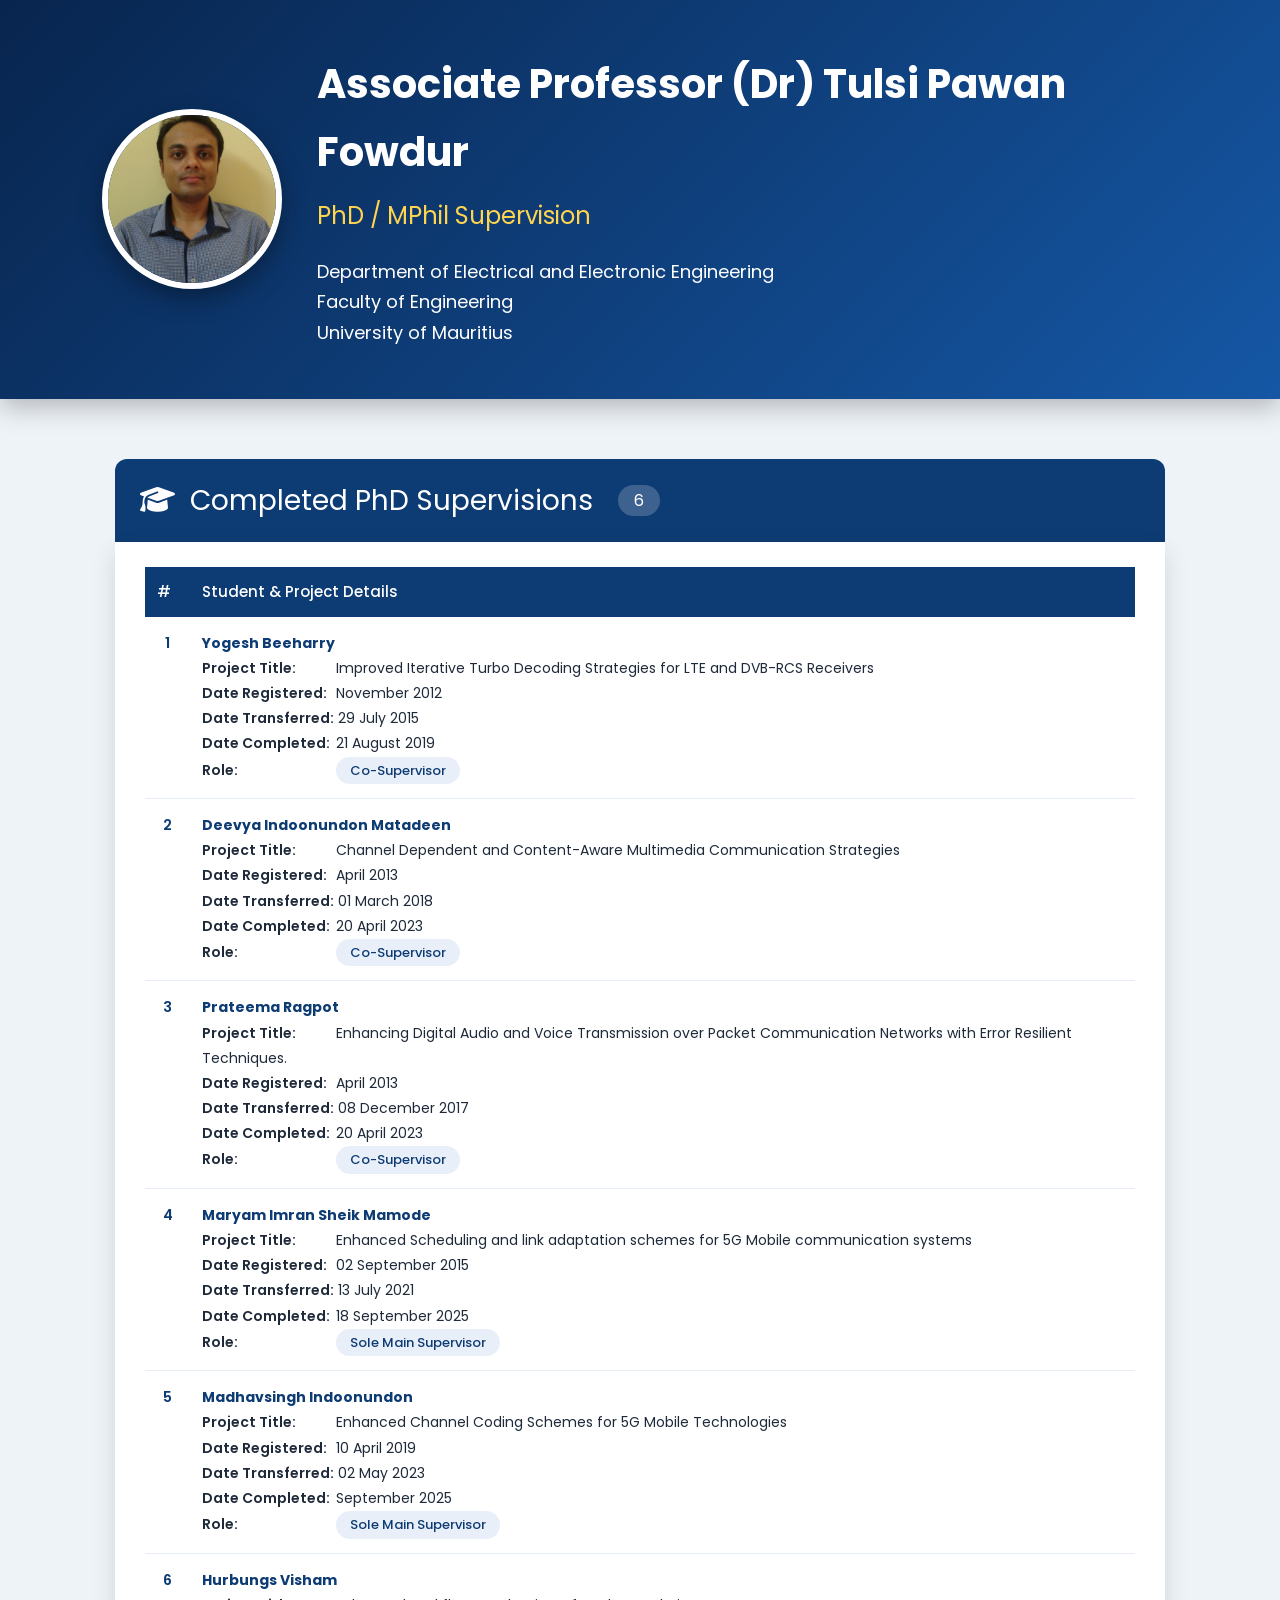
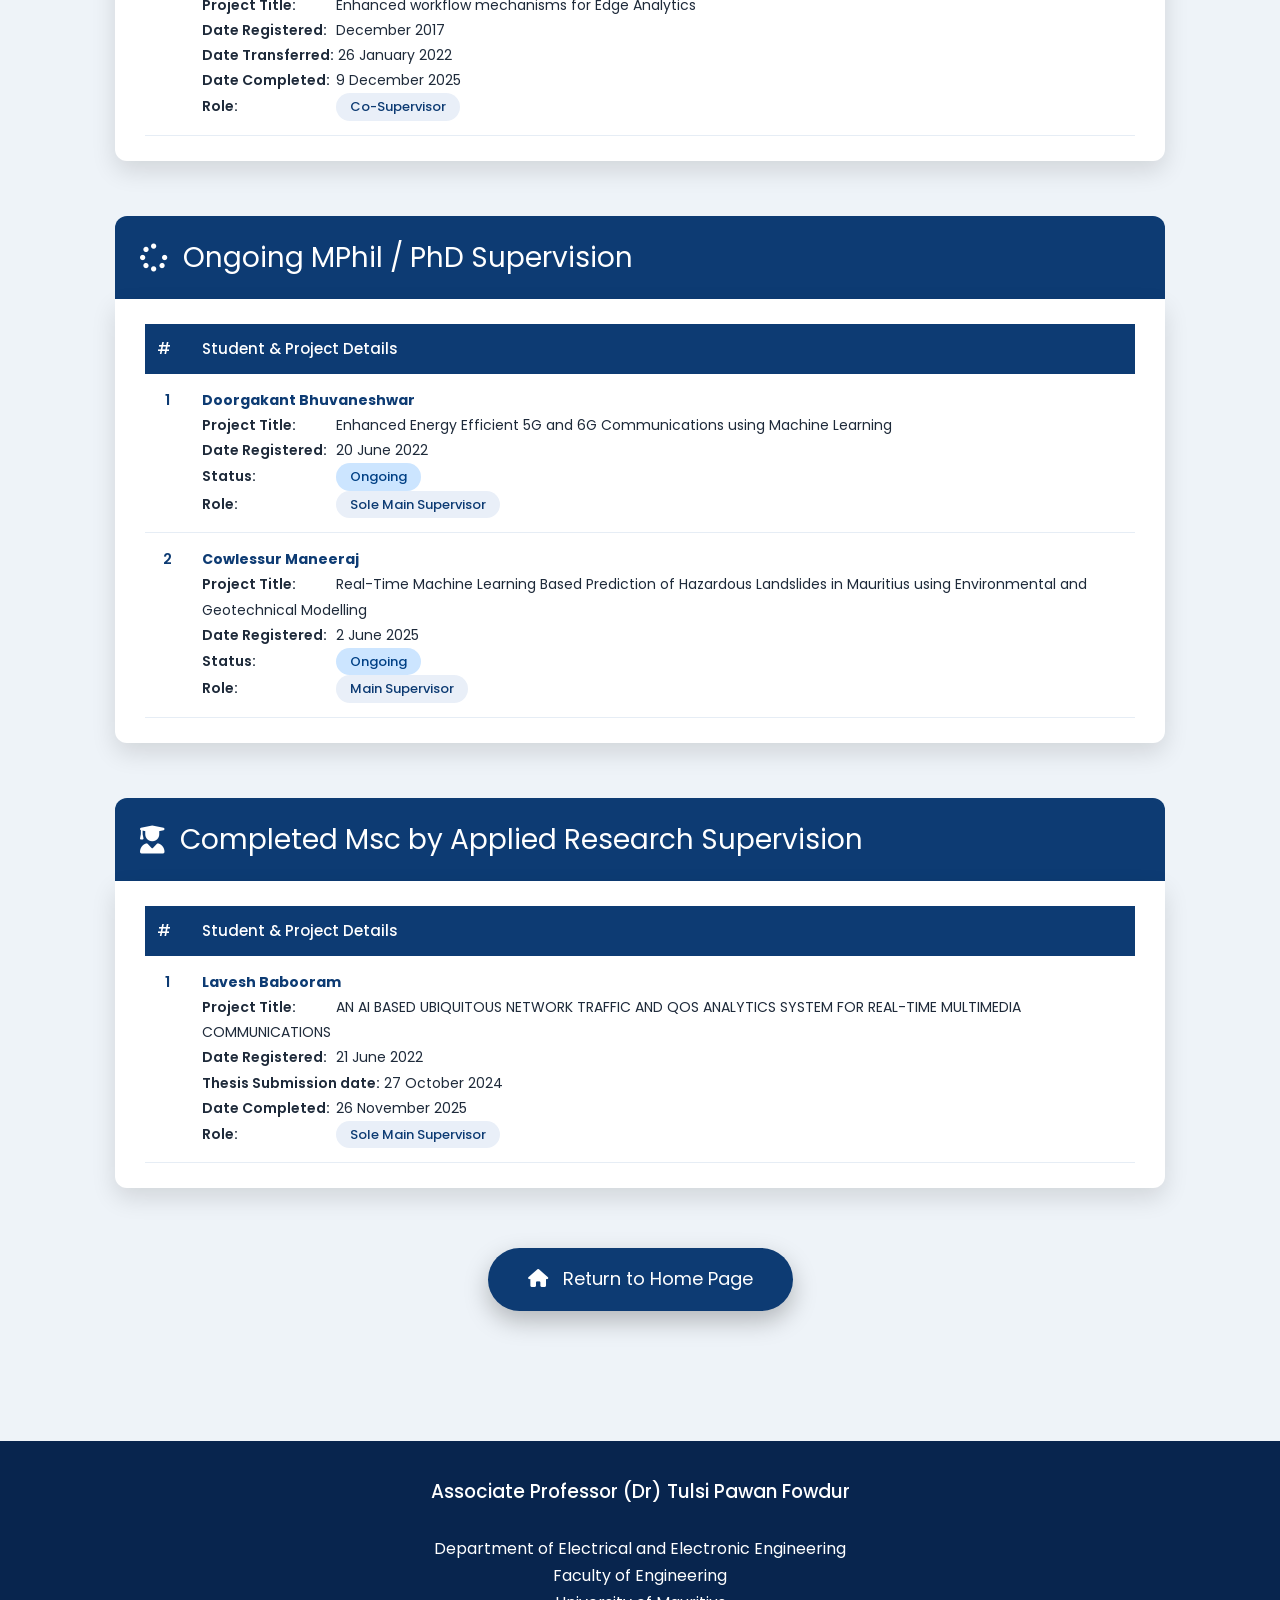
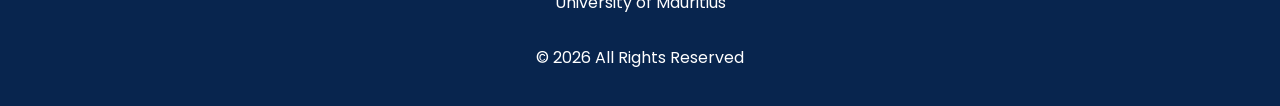
<file: PHD-SUPERVISION.html>
<!DOCTYPE html>
<html lang="en">
<head>
    <meta charset="UTF-8">
    <meta name="viewport" content="width=device-width, initial-scale=1.0">
    <title>PhD Supervision | Dr Tulsi Pawan Fowdur</title>
    <link rel="preconnect" href="https://fonts.googleapis.com">
    <link rel="preconnect" href="https://fonts.gstatic.com" crossorigin>
    <link href="https://fonts.googleapis.com/css2?family=Poppins:wght@300;400;500;600;700&display=swap" rel="stylesheet">
    <link rel="stylesheet" href="https://cdnjs.cloudflare.com/ajax/libs/font-awesome/6.5.2/css/all.min.css">
    <style>
        * {
            margin: 0;
            padding: 0;
            box-sizing: border-box;
        }
        body {
            font-family: 'Poppins', sans-serif;
            background: #eef3f8;
            color: #1e2a3a;
            line-height: 1.7;
        }
        header {
            background: linear-gradient(135deg, #08254e, #1557a5);
            color: white;
            padding: 50px 8%;
            box-shadow: 0 8px 25px rgba(0,0,0,.25);
        }
        .header-container {
            display: flex;
            align-items: center;
            gap: 35px;
            flex-wrap: wrap;
        }
        .header-container img {
            width: 180px;
            height: 180px;
            border-radius: 50%;
            border: 6px solid white;
            object-fit: cover;
            box-shadow: 0 10px 25px rgba(0,0,0,.35);
        }
        .header-text {
            flex: 1;
        }
        .header-text h1 {
            font-size: 40px;
            margin-bottom: 10px;
        }
        .header-text h2 {
            font-weight: 400;
            color: #FFD54F;
            margin-bottom: 20px;
        }
        .header-text p {
            font-size: 18px;
        }
        .container {
            max-width: 1100px;
            margin: auto;
            padding: 60px 25px;
        }
        .section {
            margin-bottom: 55px;
            animation: fadeUp .8s ease;
        }
        .section-title {
            background: #0d3b73;
            color: white;
            padding: 18px 25px;
            font-size: 28px;
            border-radius: 12px 12px 0 0;
            display: flex;
            align-items: center;
            gap: 15px;
        }
        .section-title .badge {
            font-size: 16px;
            font-weight: 400;
            background: rgba(255,255,255,0.2);
            padding: 2px 16px;
            border-radius: 30px;
            margin-left: 10px;
        }
        .card {
            background: white;
            padding: 25px 30px;
            border-radius: 0 0 12px 12px;
            box-shadow: 0 10px 25px rgba(0,0,0,.12);
            overflow-x: auto;
        }

        .supervision-table {
            width: 100%;
            border-collapse: collapse;
            font-size: 14.5px;
            min-width: 650px;
        }
        .supervision-table thead th {
            background: #0d3b73;
            color: white;
            padding: 12px 12px;
            text-align: left;
            font-weight: 500;
            font-size: 15px;
        }
        .supervision-table tbody td {
            padding: 14px 12px;
            border-bottom: 1px solid #e6edf5;
            vertical-align: top;
        }
        .supervision-table tbody tr:hover {
            background: #f4f8fe;
        }
        .supervision-table .num-col {
            width: 45px;
            text-align: center;
            font-weight: 600;
            color: #0d3b73;
            white-space: nowrap;
        }
        .supervision-table .content-col {
            font-size: 14px;
            line-height: 1.8;
        }
        .supervision-table .content-col strong {
            color: #0d3b73;
        }
        .supervision-table .content-col .label {
            font-weight: 600;
            color: #1e2a3a;
            display: inline-block;
            min-width: 130px;
        }
        .supervision-table .content-col .value {
            display: inline-block;
        }
        .supervision-table .role-badge {
            background: #e9eff8;
            color: #0d3b73;
            padding: 2px 14px;
            border-radius: 30px;
            font-size: 13px;
            font-weight: 500;
            display: inline-block;
        }
        .supervision-table .status-ongoing {
            background: #cce5ff;
            color: #004085;
            padding: 2px 14px;
            border-radius: 30px;
            font-size: 13px;
            font-weight: 500;
            display: inline-block;
        }
        .supervision-table .status-completed {
            background: #d4edda;
            color: #155724;
            padding: 2px 14px;
            border-radius: 30px;
            font-size: 13px;
            font-weight: 500;
            display: inline-block;
        }

        .sub-section-title {
            font-size: 22px;
            font-weight: 600;
            color: #0d3b73;
            margin: 10px 0 15px 0;
            padding-bottom: 8px;
            border-bottom: 2px solid #e6edf5;
            display: flex;
            align-items: center;
            gap: 12px;
        }
        .sub-section-title i {
            color: #1557a5;
        }

        .home-btn-wrap {
            text-align: center;
            margin-top: 60px;
        }
        .home-btn {
            display: inline-block;
            background: #0d3b73;
            color: white;
            padding: 16px 40px;
            font-size: 18px;
            text-decoration: none;
            border-radius: 40px;
            transition: .35s;
            box-shadow: 0 10px 25px rgba(0,0,0,.25);
        }
        .home-btn:hover {
            background: #1557a5;
            transform: translateY(-4px);
        }

        footer {
            margin-top: 70px;
            background: #08254e;
            color: white;
            text-align: center;
            padding: 35px;
        }
        footer h3 {
            font-weight: 500;
        }

        @keyframes fadeUp {
            from { opacity: 0; transform: translateY(40px); }
            to { opacity: 1; transform: translateY(0); }
        }

        @media (max-width: 700px) {
            .header-container { flex-direction: column; text-align: center; }
            .card { padding: 15px; }
            .supervision-table { font-size: 13px; min-width: 480px; }
            .supervision-table thead th { font-size: 13px; padding: 8px; }
            .supervision-table tbody td { padding: 10px 8px; }
            .supervision-table .content-col .label { min-width: 100px; }
        }
    </style>
</head>
<body>
    <header>
        <div class="header-container">
            <img src="Dr-T.P.Fowdur-Picture.jpg" alt="Dr Tulsi Pawan Fowdur">
            <div class="header-text">
                <h1>Associate Professor (Dr) Tulsi Pawan Fowdur</h1>
                <h2>PhD / MPhil Supervision</h2>
                <p>Department of Electrical and Electronic Engineering<br>Faculty of Engineering<br>University of Mauritius</p>
            </div>
        </div>
    </header>

    <div class="container">

        <!-- ========================================================= -->
        <!-- COMPLETED PHD SUPERVISIONS -->
        <!-- ========================================================= -->
        <section class="section">
            <div class="section-title">
                <i class="fas fa-graduation-cap"></i> Completed PhD Supervisions
                <span class="badge">6</span>
            </div>
            <div class="card">
                <table class="supervision-table">
                    <thead>
                        <tr><th>#</th><th>Student &amp; Project Details</th></tr>
                    </thead>
                    <tbody>
                        <tr>
                            <td class="num-col">1</td>
                            <td class="content-col">
                                <strong>Yogesh Beeharry</strong><br>
                                <span class="label">Project Title:</span> Improved Iterative Turbo Decoding Strategies for LTE and DVB-RCS Receivers<br>
                                <span class="label">Date Registered:</span> November 2012<br>
                                <span class="label">Date Transferred:</span> 29 July 2015<br>
                                <span class="label">Date Completed:</span> 21 August 2019<br>
                                <span class="label">Role:</span> <span class="role-badge">Co-Supervisor</span>
                            </td>
                        </tr>
                        <tr>
                            <td class="num-col">2</td>
                            <td class="content-col">
                                <strong>Deevya Indoonundon Matadeen</strong><br>
                                <span class="label">Project Title:</span> Channel Dependent and Content-Aware Multimedia Communication Strategies<br>
                                <span class="label">Date Registered:</span> April 2013<br>
                                <span class="label">Date Transferred:</span> 01 March 2018<br>
                                <span class="label">Date Completed:</span> 20 April 2023<br>
                                <span class="label">Role:</span> <span class="role-badge">Co-Supervisor</span>
                            </td>
                        </tr>
                        <tr>
                            <td class="num-col">3</td>
                            <td class="content-col">
                                <strong>Prateema Ragpot</strong><br>
                                <span class="label">Project Title:</span> Enhancing Digital Audio and Voice Transmission over Packet Communication Networks with Error Resilient Techniques.<br>
                                <span class="label">Date Registered:</span> April 2013<br>
                                <span class="label">Date Transferred:</span> 08 December 2017<br>
                                <span class="label">Date Completed:</span> 20 April 2023<br>
                                <span class="label">Role:</span> <span class="role-badge">Co-Supervisor</span>
                            </td>
                        </tr>
                        <tr>
                            <td class="num-col">4</td>
                            <td class="content-col">
                                <strong>Maryam Imran Sheik Mamode</strong><br>
                                <span class="label">Project Title:</span> Enhanced Scheduling and link adaptation schemes for 5G Mobile communication systems<br>
                                <span class="label">Date Registered:</span> 02 September 2015<br>
                                <span class="label">Date Transferred:</span> 13 July 2021<br>
                                <span class="label">Date Completed:</span> 18 September 2025<br>
                                <span class="label">Role:</span> <span class="role-badge">Sole Main Supervisor</span>
                            </td>
                        </tr>
                        <tr>
                            <td class="num-col">5</td>
                            <td class="content-col">
                                <strong>Madhavsingh Indoonundon</strong><br>
                                <span class="label">Project Title:</span> Enhanced Channel Coding Schemes for 5G Mobile Technologies<br>
                                <span class="label">Date Registered:</span> 10 April 2019<br>
                                <span class="label">Date Transferred:</span> 02 May 2023<br>
                                <span class="label">Date Completed:</span> September 2025<br>
                                <span class="label">Role:</span> <span class="role-badge">Sole Main Supervisor</span>
                            </td>
                        </tr>
                        <tr>
                            <td class="num-col">6</td>
                            <td class="content-col">
                                <strong>Hurbungs Visham</strong><br>
                                <span class="label">Project Title:</span> Enhanced workflow mechanisms for Edge Analytics<br>
                                <span class="label">Date Registered:</span> December 2017<br>
                                <span class="label">Date Transferred:</span> 26 January 2022<br>
                                <span class="label">Date Completed:</span> 9 December 2025<br>
                                <span class="label">Role:</span> <span class="role-badge">Co-Supervisor</span>
                            </td>
                        </tr>
                    </tbody>
                </table>
            </div>
        </section>

        <!-- ========================================================= -->
        <!-- ONGOING MPhil / PhD SUPERVISION -->
        <!-- ========================================================= -->
        <section class="section">
            <div class="section-title">
                <i class="fas fa-spinner"></i> Ongoing MPhil / PhD Supervision
            </div>
            <div class="card">
                <table class="supervision-table">
                    <thead>
                        <tr><th>#</th><th>Student &amp; Project Details</th></tr>
                    </thead>
                    <tbody>
                        <tr>
                            <td class="num-col">1</td>
                            <td class="content-col">
                                <strong>Doorgakant Bhuvaneshwar</strong><br>
                                <span class="label">Project Title:</span> Enhanced Energy Efficient 5G and 6G Communications using Machine Learning<br>
                                <span class="label">Date Registered:</span> 20 June 2022<br>
                                <span class="label">Status:</span> <span class="status-ongoing">Ongoing</span><br>
                                <span class="label">Role:</span> <span class="role-badge">Sole Main Supervisor</span>
                            </td>
                        </tr>
                        <tr>
                            <td class="num-col">2</td>
                            <td class="content-col">
                                <strong>Cowlessur Maneeraj</strong><br>
                                <span class="label">Project Title:</span> Real-Time Machine Learning Based Prediction of Hazardous Landslides in Mauritius using Environmental and Geotechnical Modelling<br>
                                <span class="label">Date Registered:</span> 2 June 2025<br>
                                <span class="label">Status:</span> <span class="status-ongoing">Ongoing</span><br>
                                <span class="label">Role:</span> <span class="role-badge">Main Supervisor</span>
                            </td>
                        </tr>
                    </tbody>
                </table>
            </div>
        </section>

        <!-- ========================================================= -->
        <!-- COMPLETED MSc by Applied Research Supervision -->
        <!-- ========================================================= -->
        <section class="section">
            <div class="section-title">
                <i class="fas fa-user-graduate"></i> Completed Msc by Applied Research Supervision
            </div>
            <div class="card">
                <table class="supervision-table">
                    <thead>
                        <tr><th>#</th><th>Student &amp; Project Details</th></tr>
                    </thead>
                    <tbody>
                        <tr>
                            <td class="num-col">1</td>
                            <td class="content-col">
                                <strong>Lavesh Babooram</strong><br>
                                <span class="label">Project Title:</span> AN AI BASED UBIQUITOUS NETWORK TRAFFIC AND QOS ANALYTICS SYSTEM FOR REAL-TIME MULTIMEDIA COMMUNICATIONS<br>
                                <span class="label">Date Registered:</span> 21 June 2022<br>
                                <span class="label">Thesis Submission date:</span> 27 October 2024<br>
                                <span class="label">Date Completed:</span> 26 November 2025<br>
                                <span class="label">Role:</span> <span class="role-badge">Sole Main Supervisor</span>
                            </td>
                        </tr>
                    </tbody>
                </table>
            </div>
        </section>

        <!-- HOME BUTTON -->
        <div class="home-btn-wrap">
            <a href="index.html" class="home-btn"><i class="fas fa-house"></i> &nbsp; Return to Home Page</a>
        </div>

    </div> <!-- end container -->

    <footer>
        <h3>Associate Professor (Dr) Tulsi Pawan Fowdur</h3>
        <br>Department of Electrical and Electronic Engineering<br>Faculty of Engineering<br>University of Mauritius
        <br><br>© 2026 All Rights Reserved
    </footer>

    <script>
        // fade-in on scroll
        const observer = new IntersectionObserver((entries) => {
            entries.forEach(entry => {
                if (entry.isIntersecting) {
                    entry.target.animate([
                        { opacity: 0, transform: "translateY(40px)" },
                        { opacity: 1, transform: "translateY(0px)" }
                    ], { duration: 700, fill: "forwards" });
                }
            });
        }, { threshold: 0.15 });
        document.querySelectorAll(".section").forEach(s => observer.observe(s));

        // scroll-to-top button
        const btn = document.createElement("button");
        btn.innerHTML = "<i class='fas fa-arrow-up'></i>";
        btn.style.position = "fixed";
        btn.style.bottom = "25px";
        btn.style.right = "25px";
        btn.style.width = "55px";
        btn.style.height = "55px";
        btn.style.borderRadius = "50%";
        btn.style.border = "none";
        btn.style.background = "#0d3b73";
        btn.style.color = "white";
        btn.style.fontSize = "20px";
        btn.style.cursor = "pointer";
        btn.style.display = "none";
        btn.style.boxShadow = "0 8px 20px rgba(0,0,0,.3)";
        btn.style.transition = ".3s";
        document.body.appendChild(btn);
        window.addEventListener("scroll", () => {
            btn.style.display = window.scrollY > 300 ? "block" : "none";
        });
        btn.onclick = () => {
            window.scrollTo({ top: 0, behavior: "smooth" });
        };
    </script>

</body>
</html>
</file>
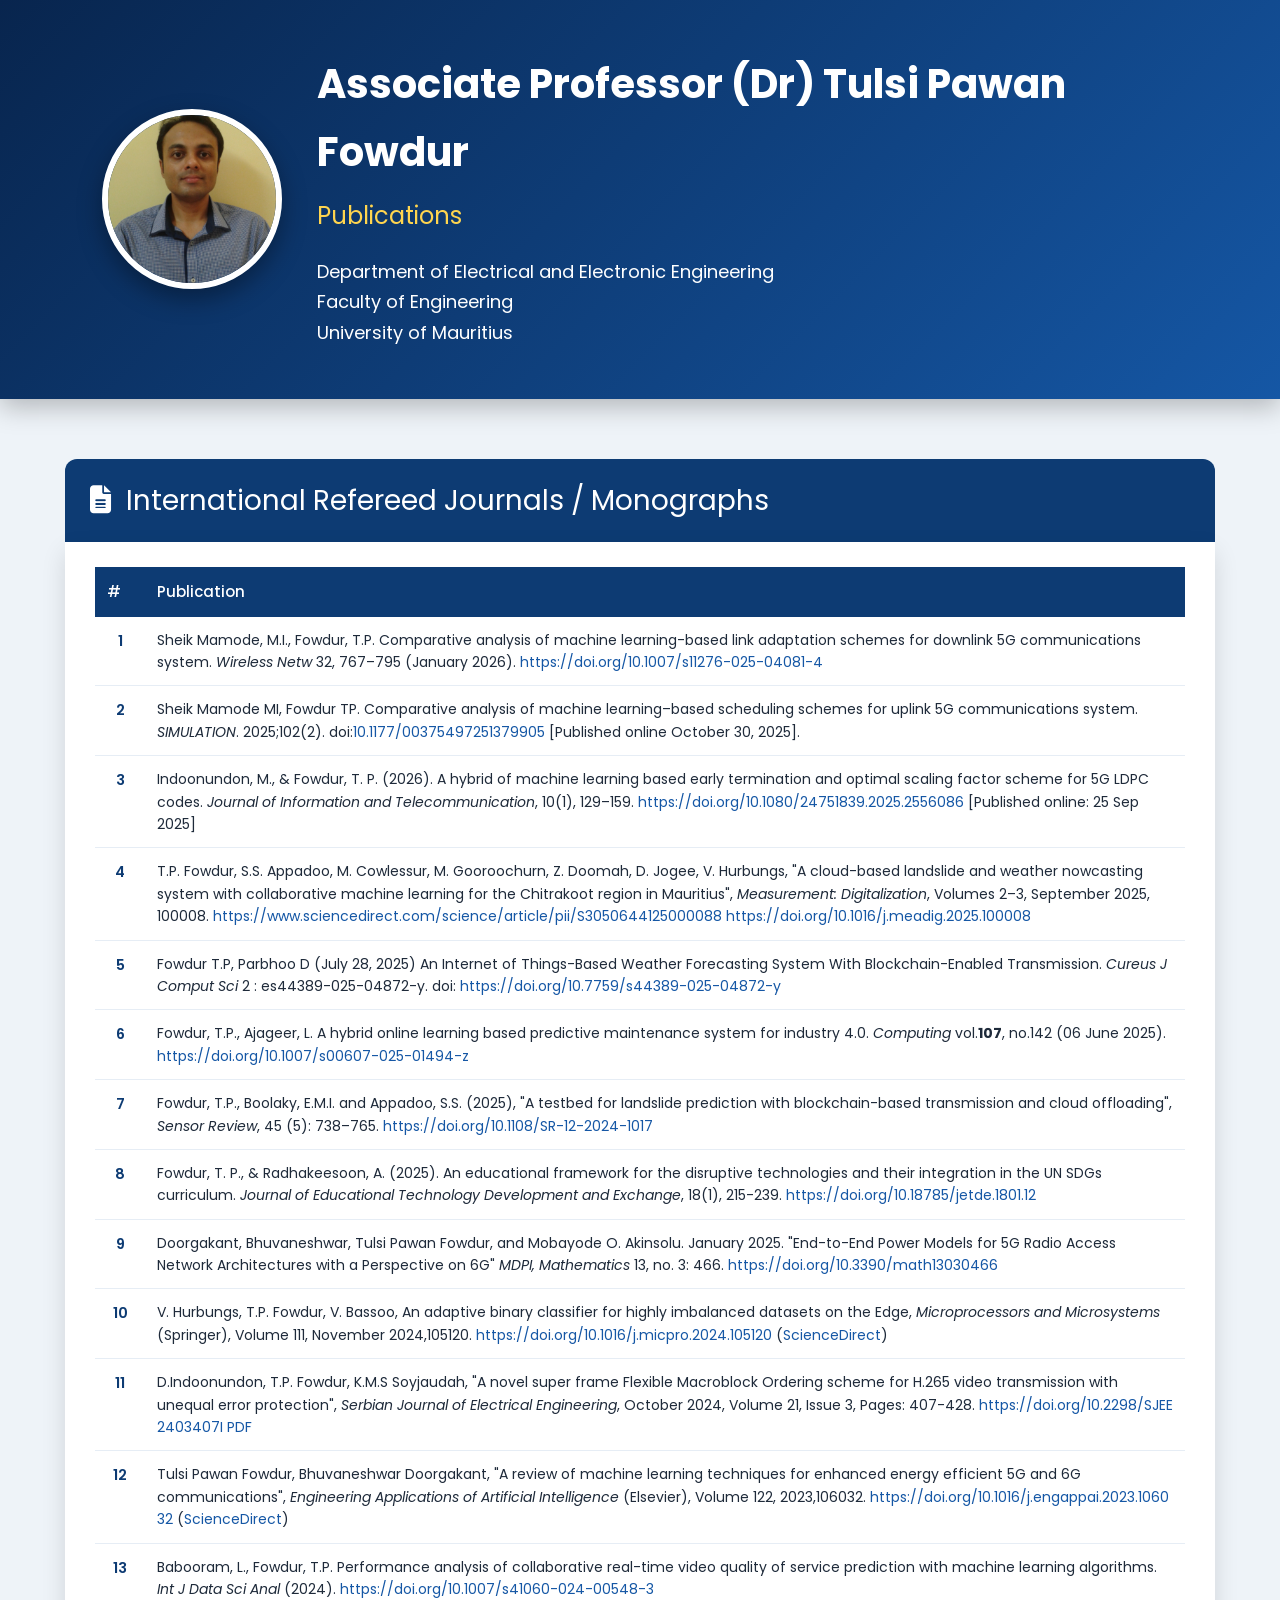
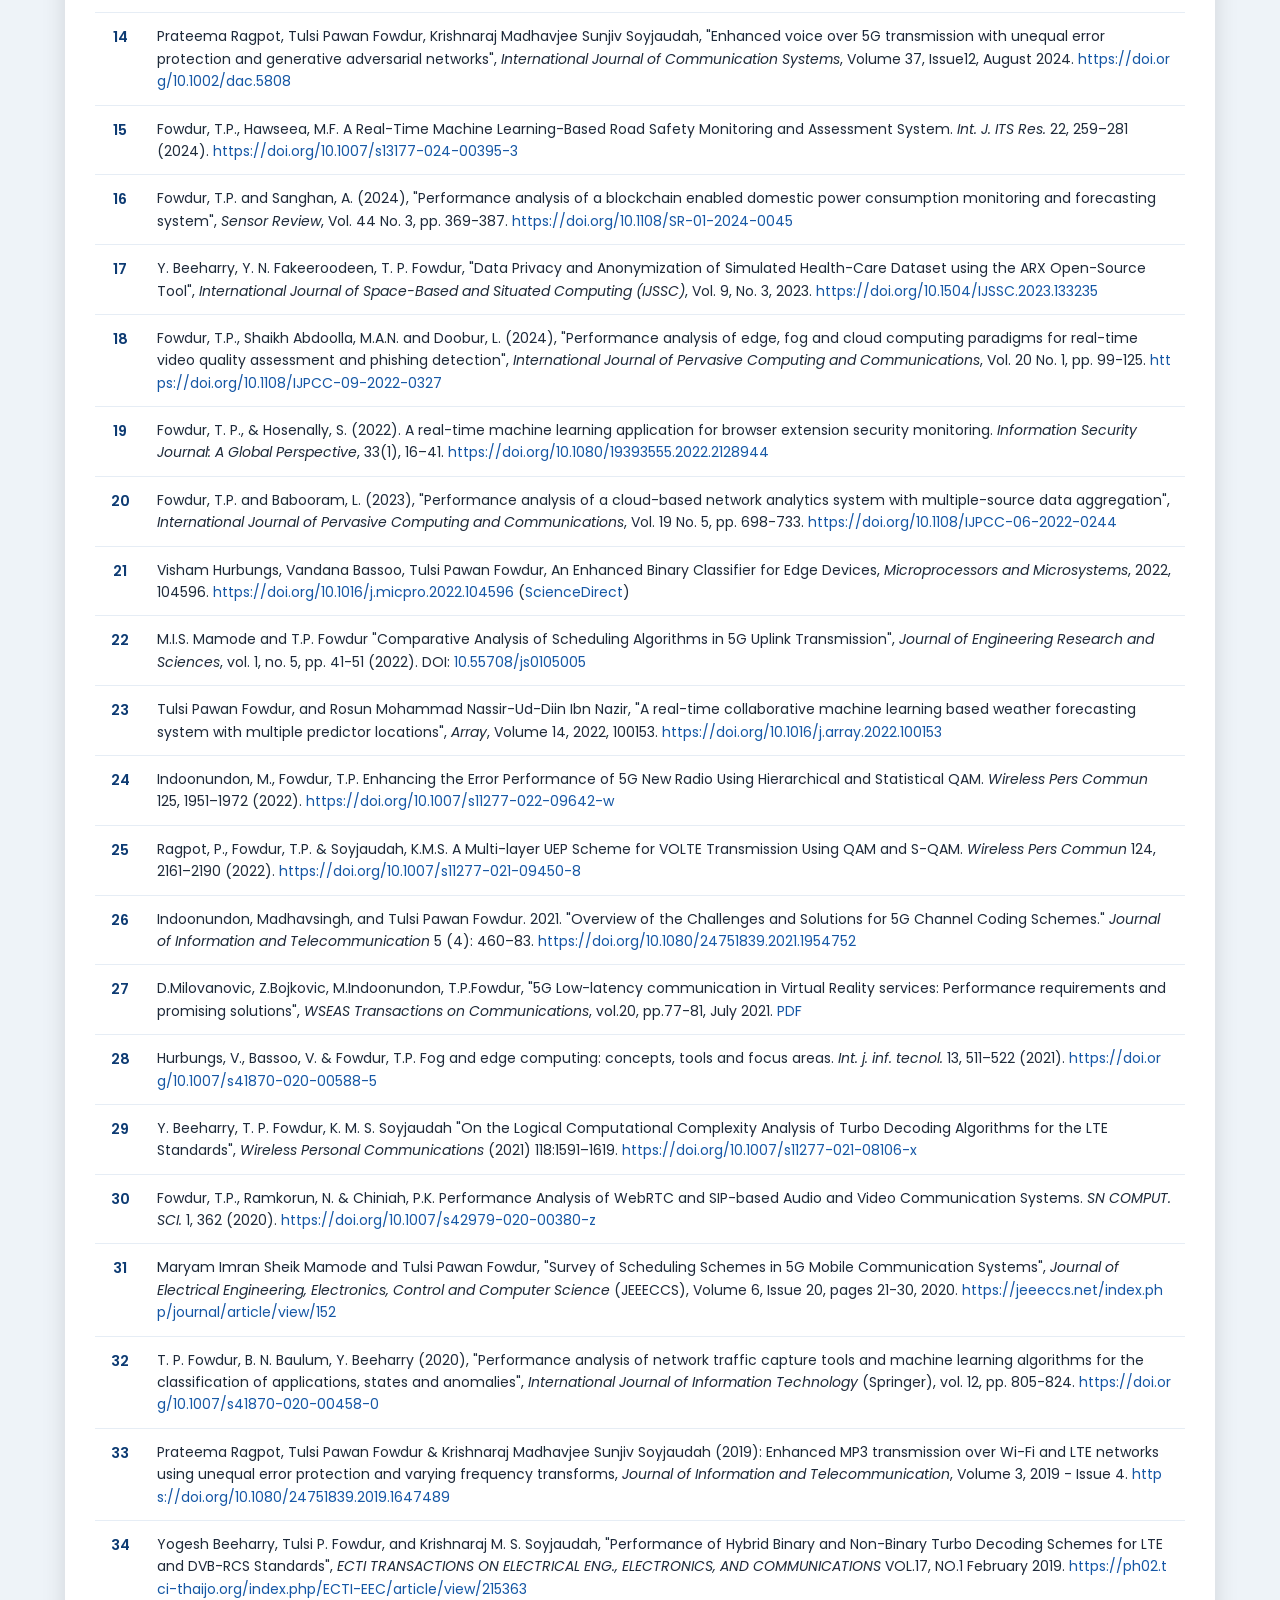
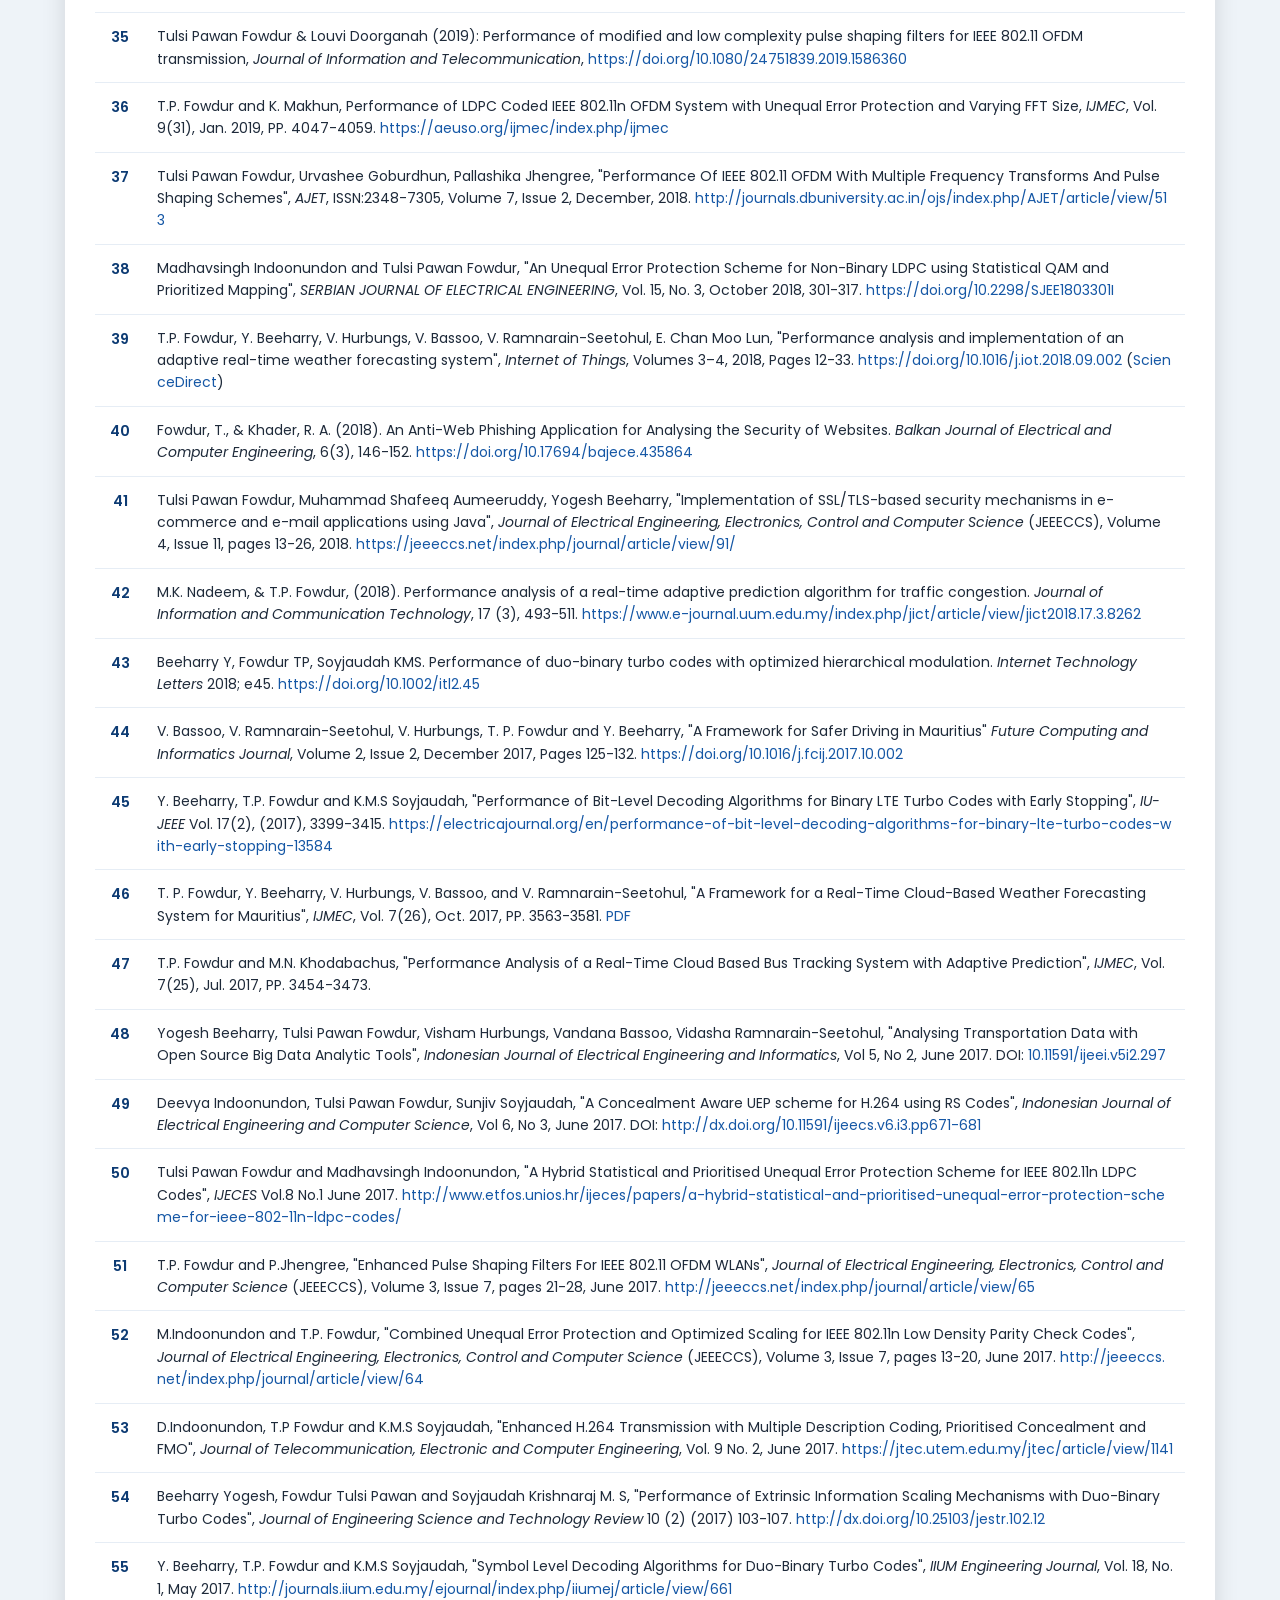
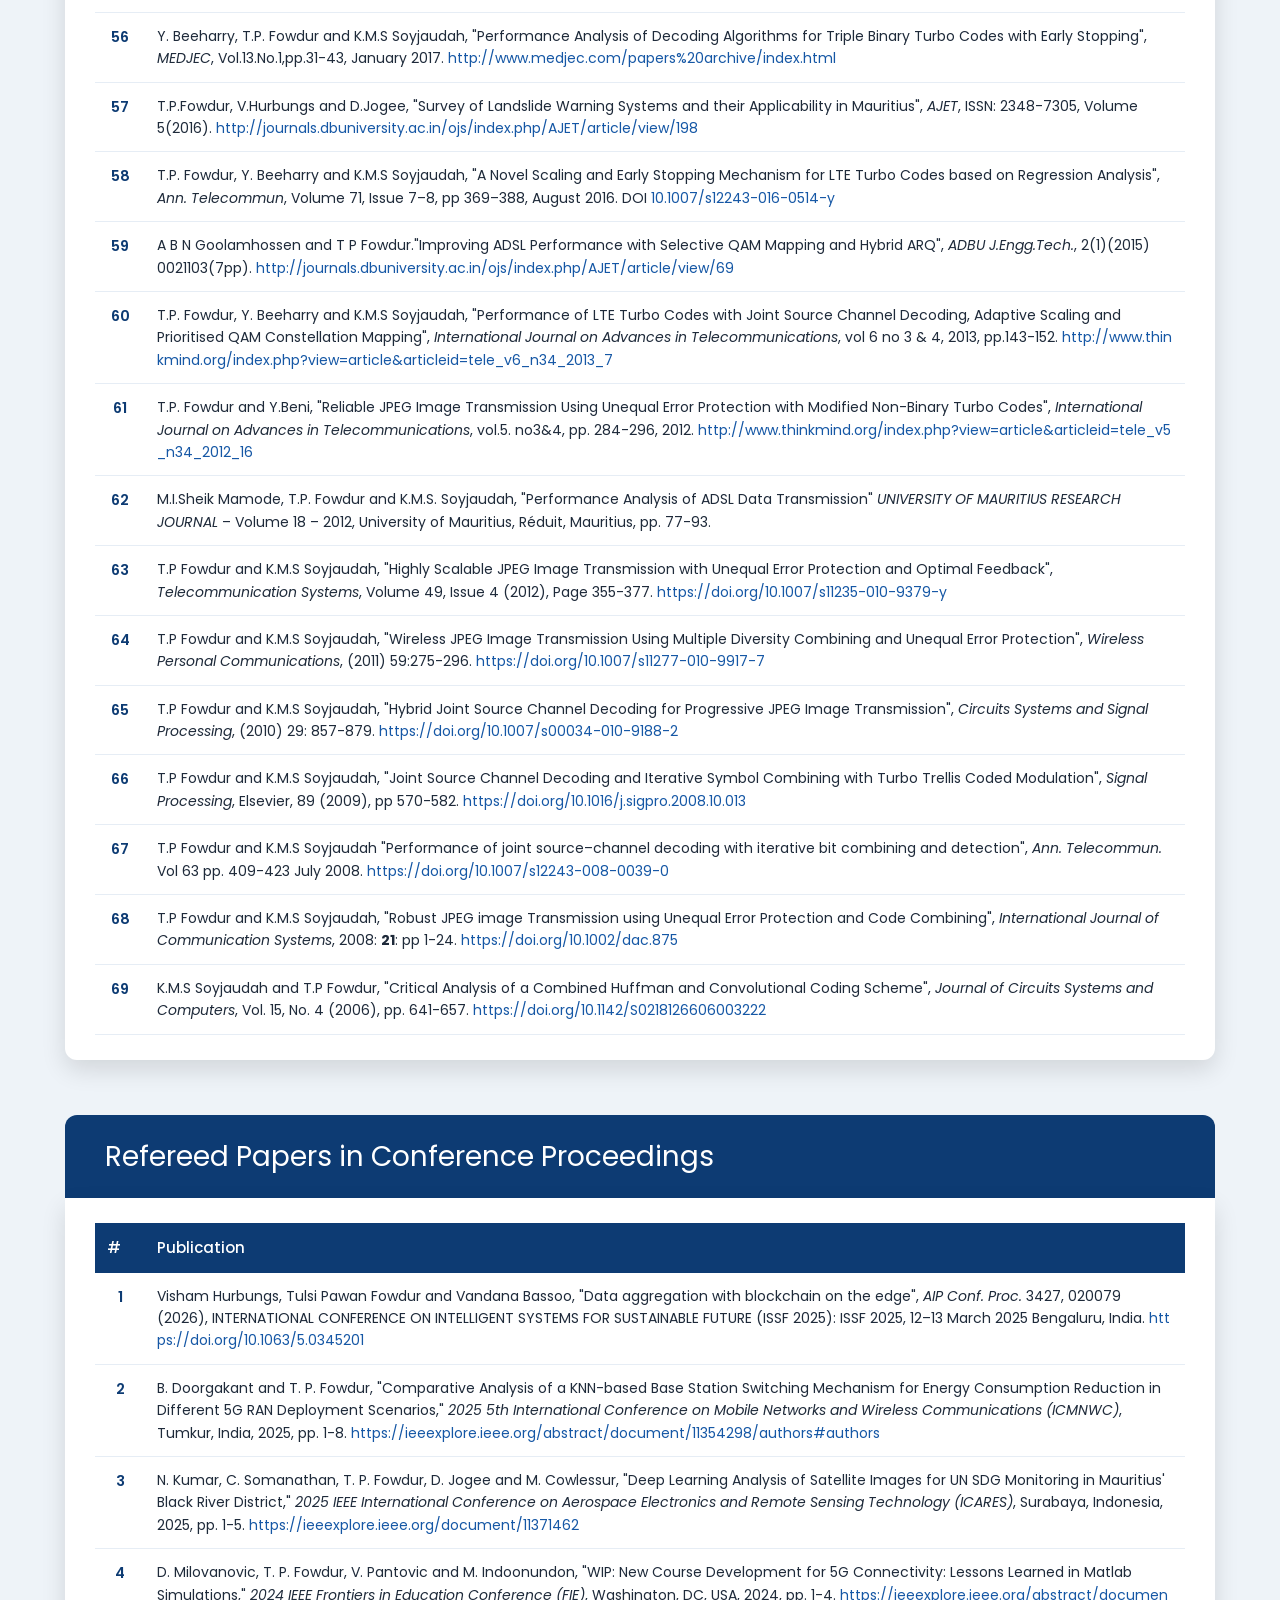
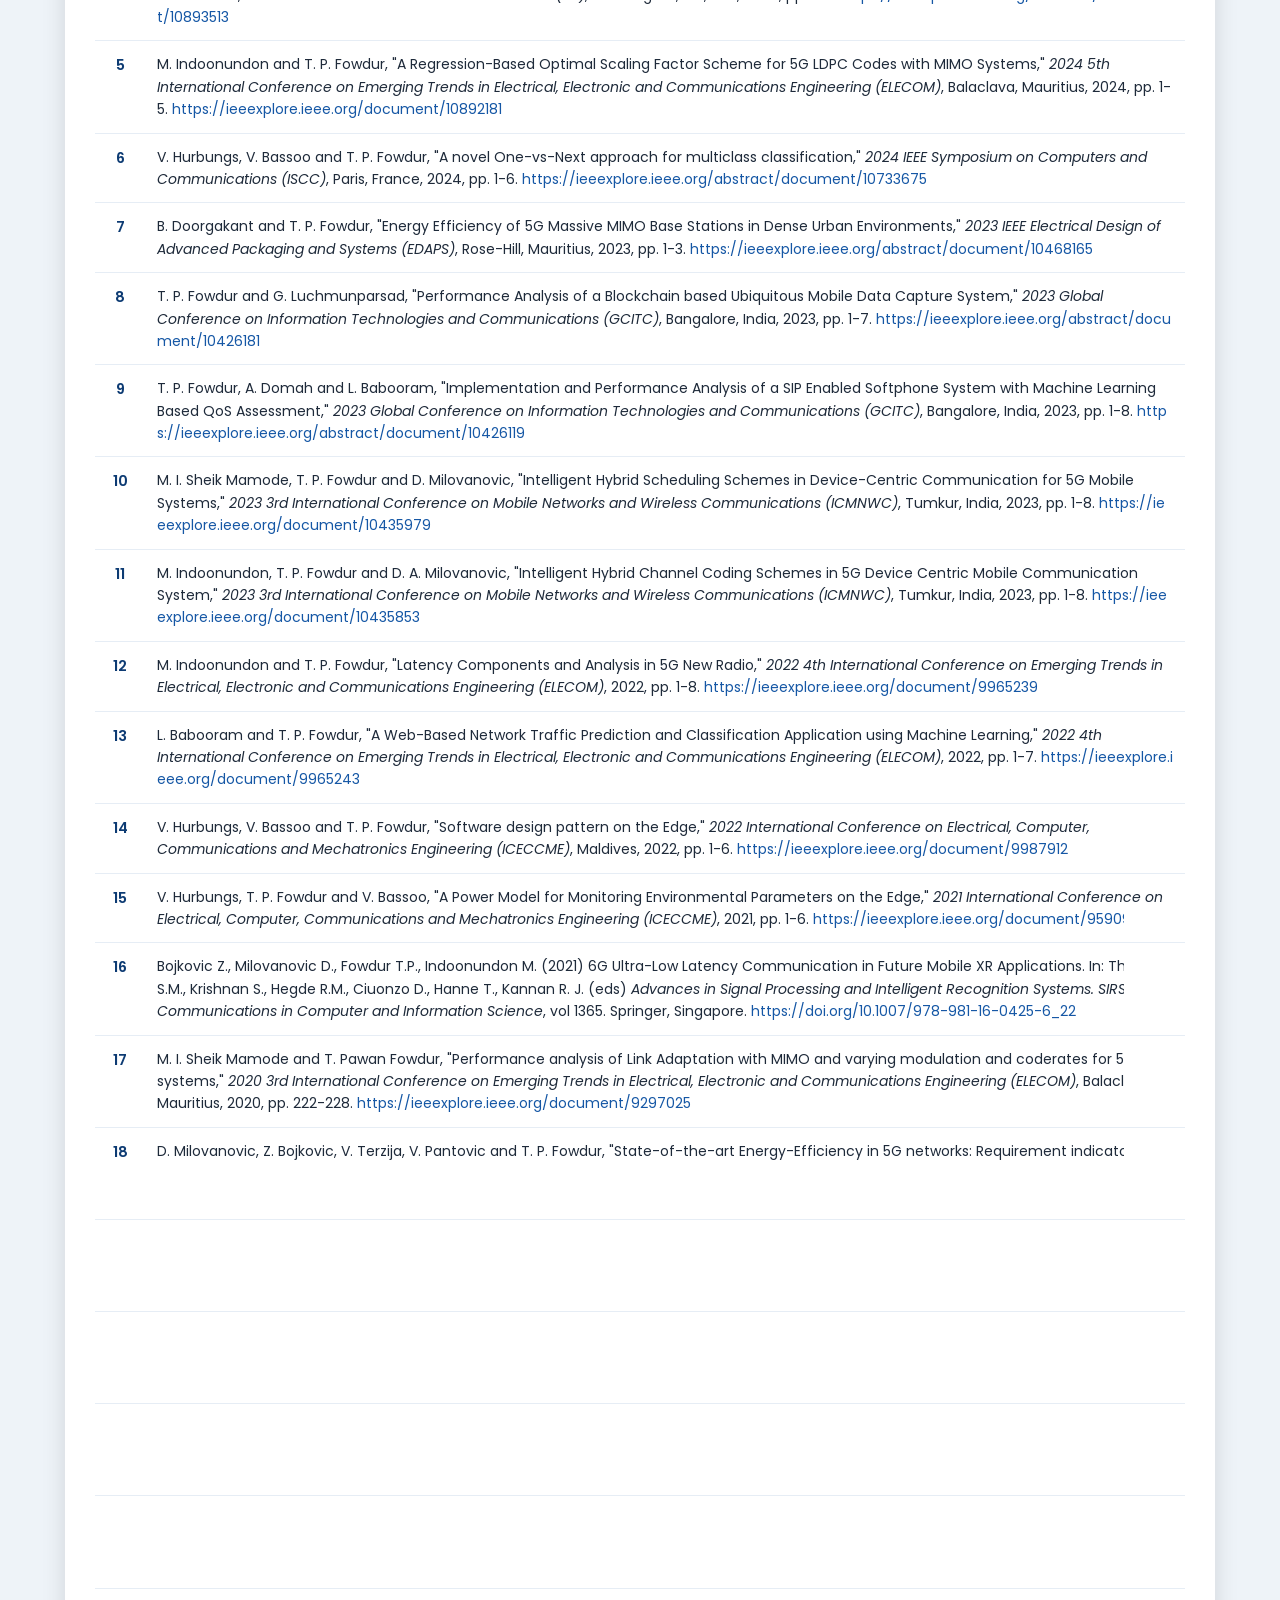
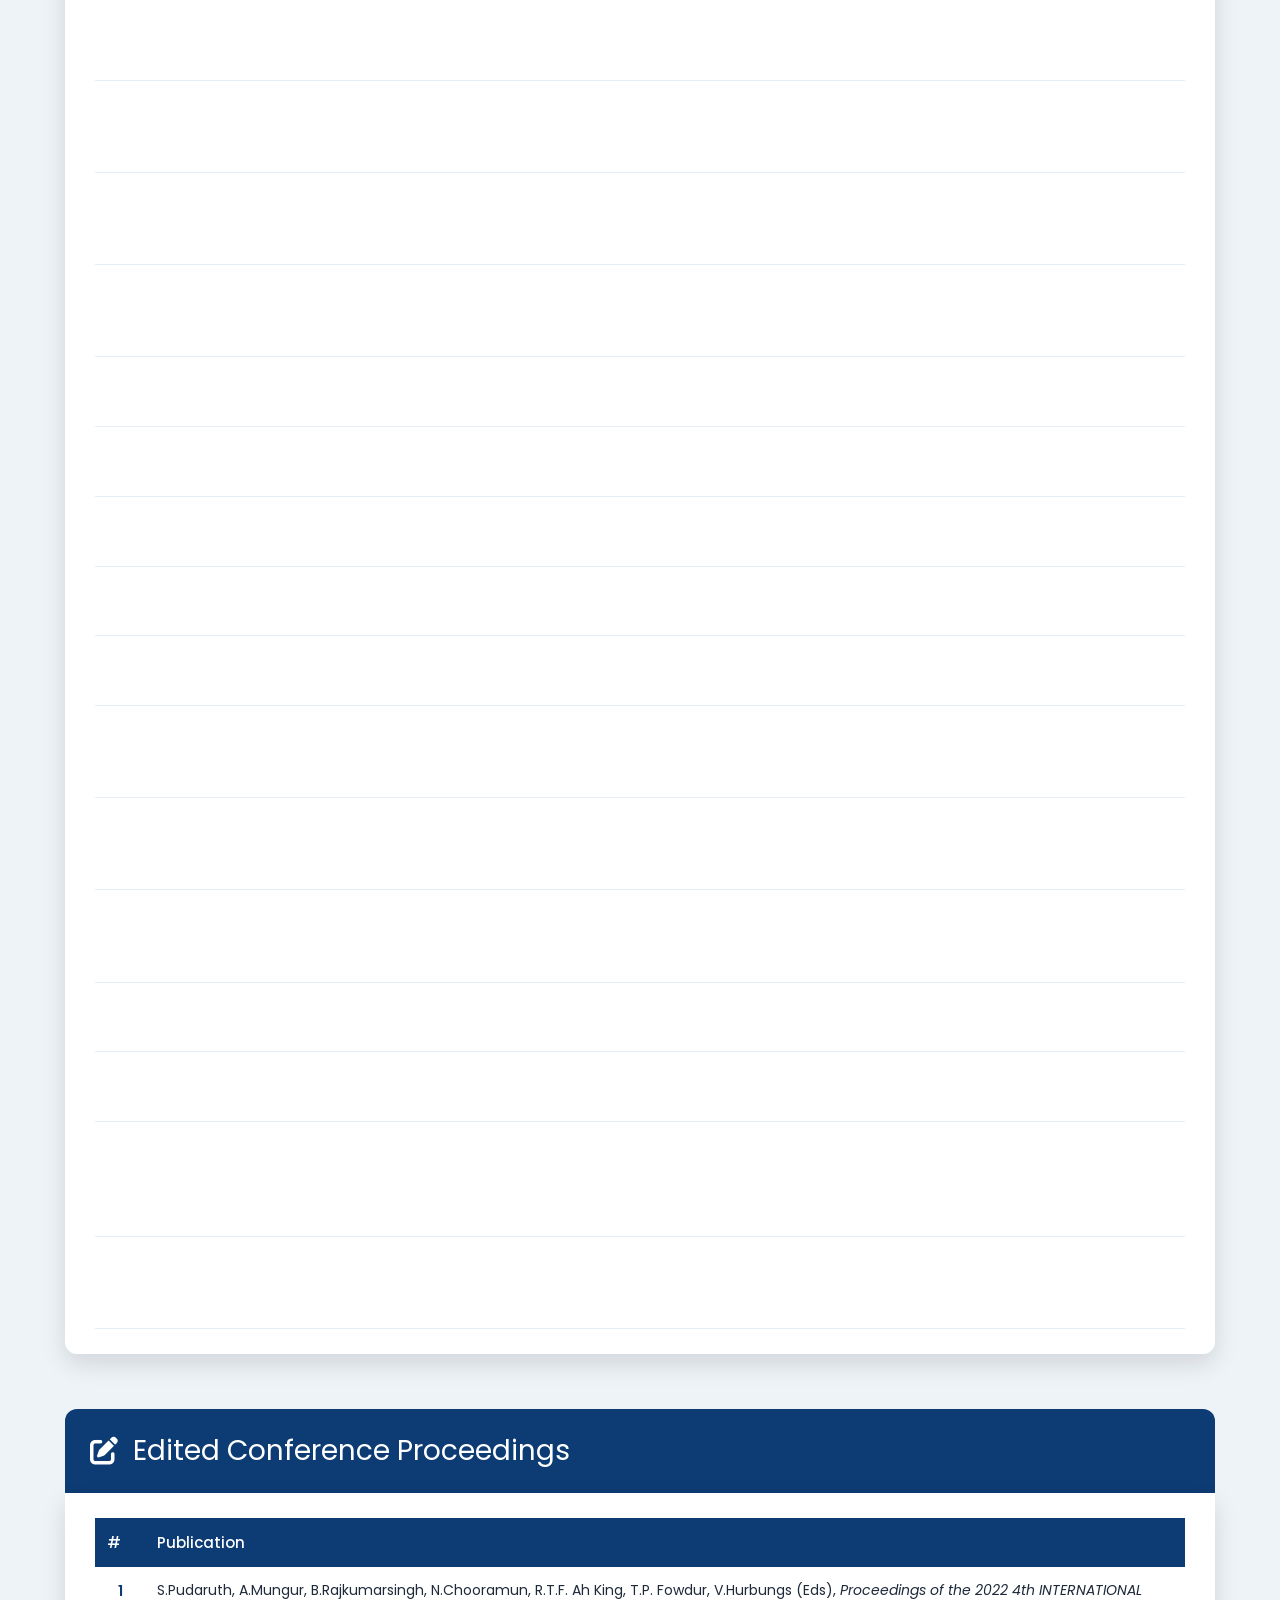
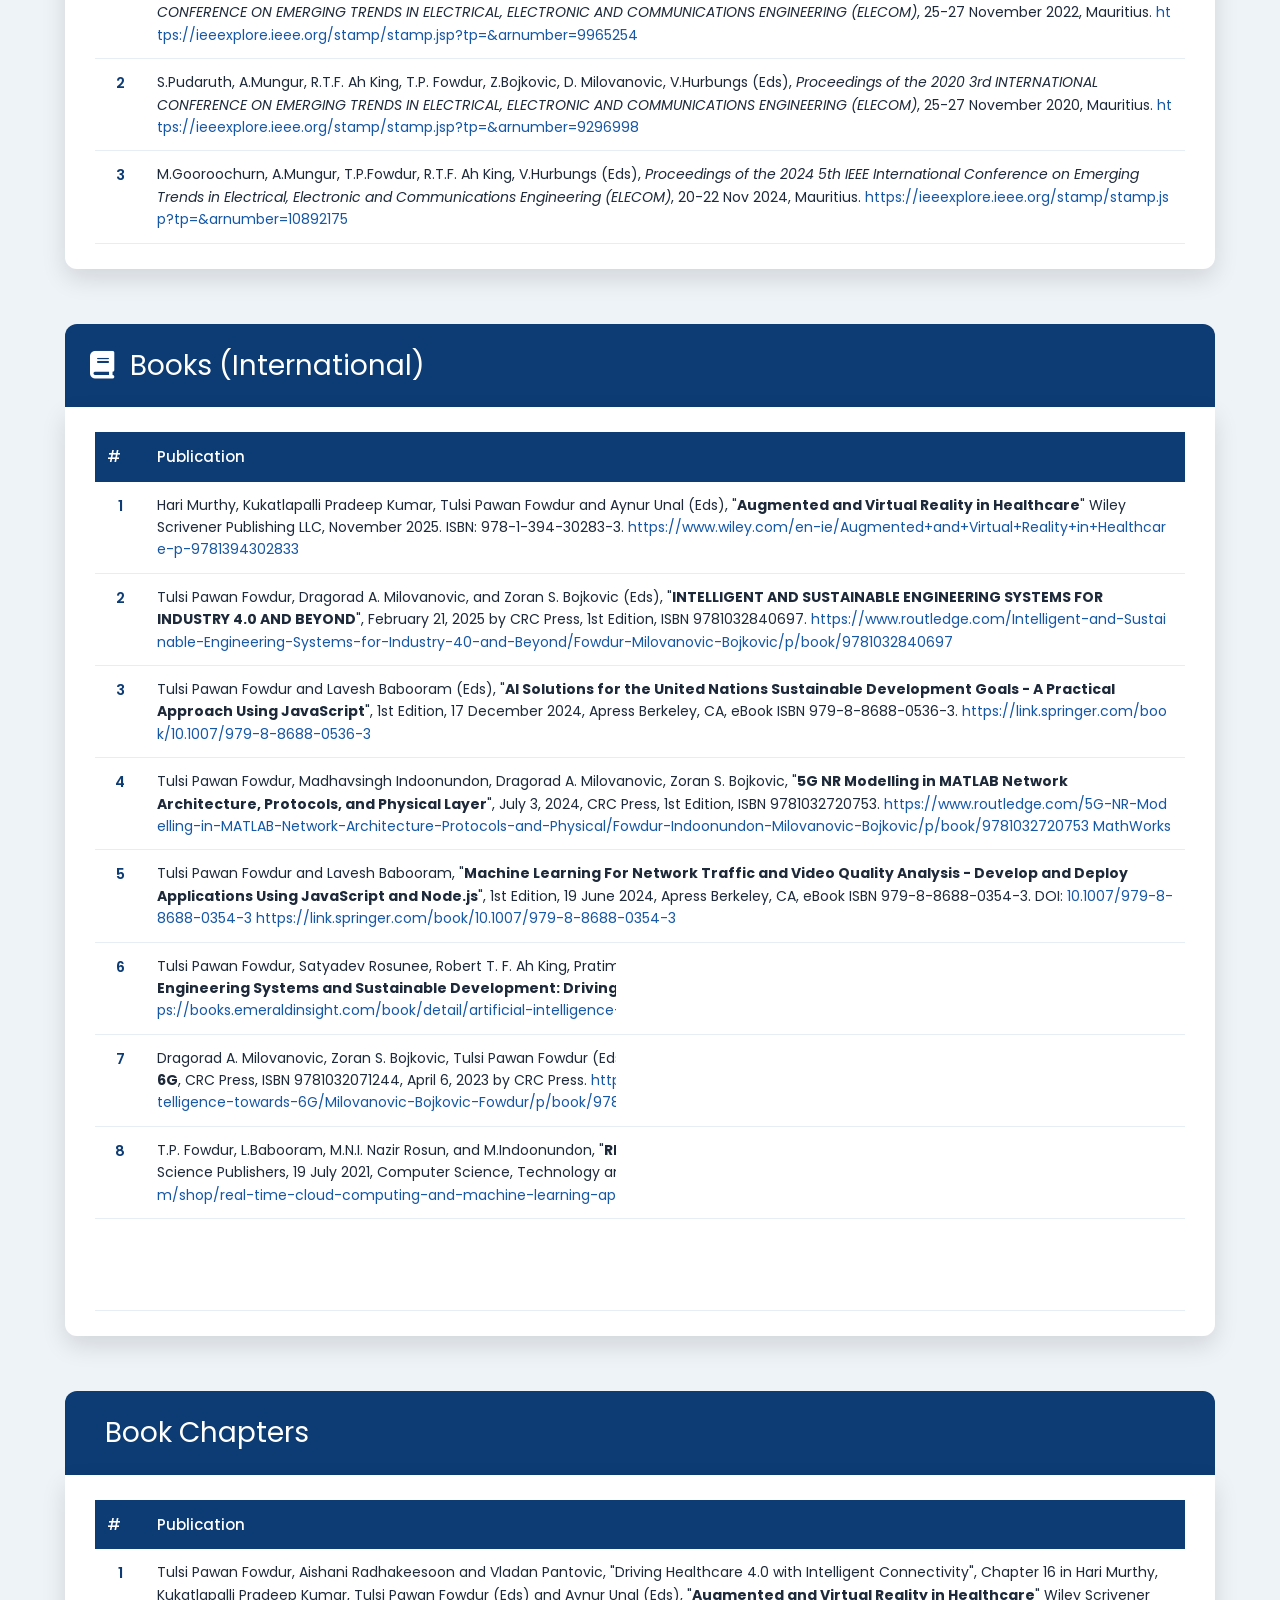
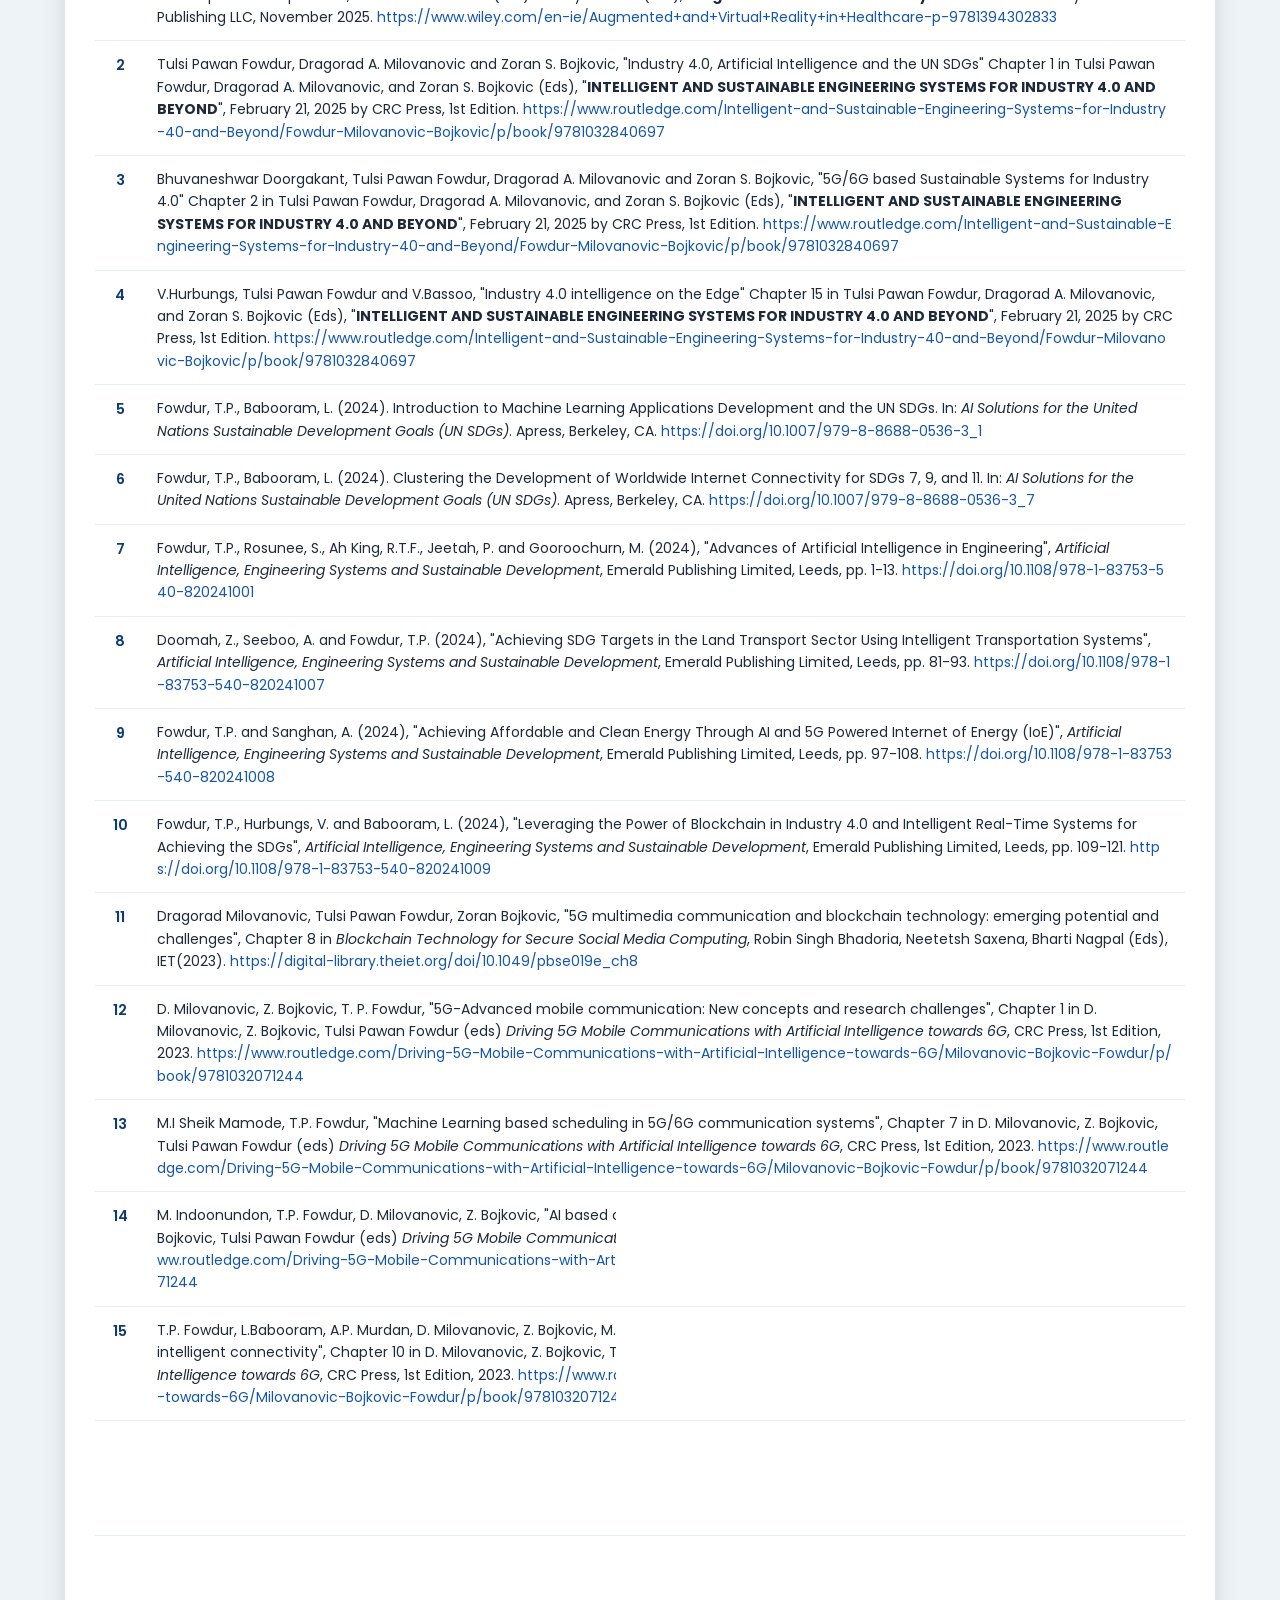
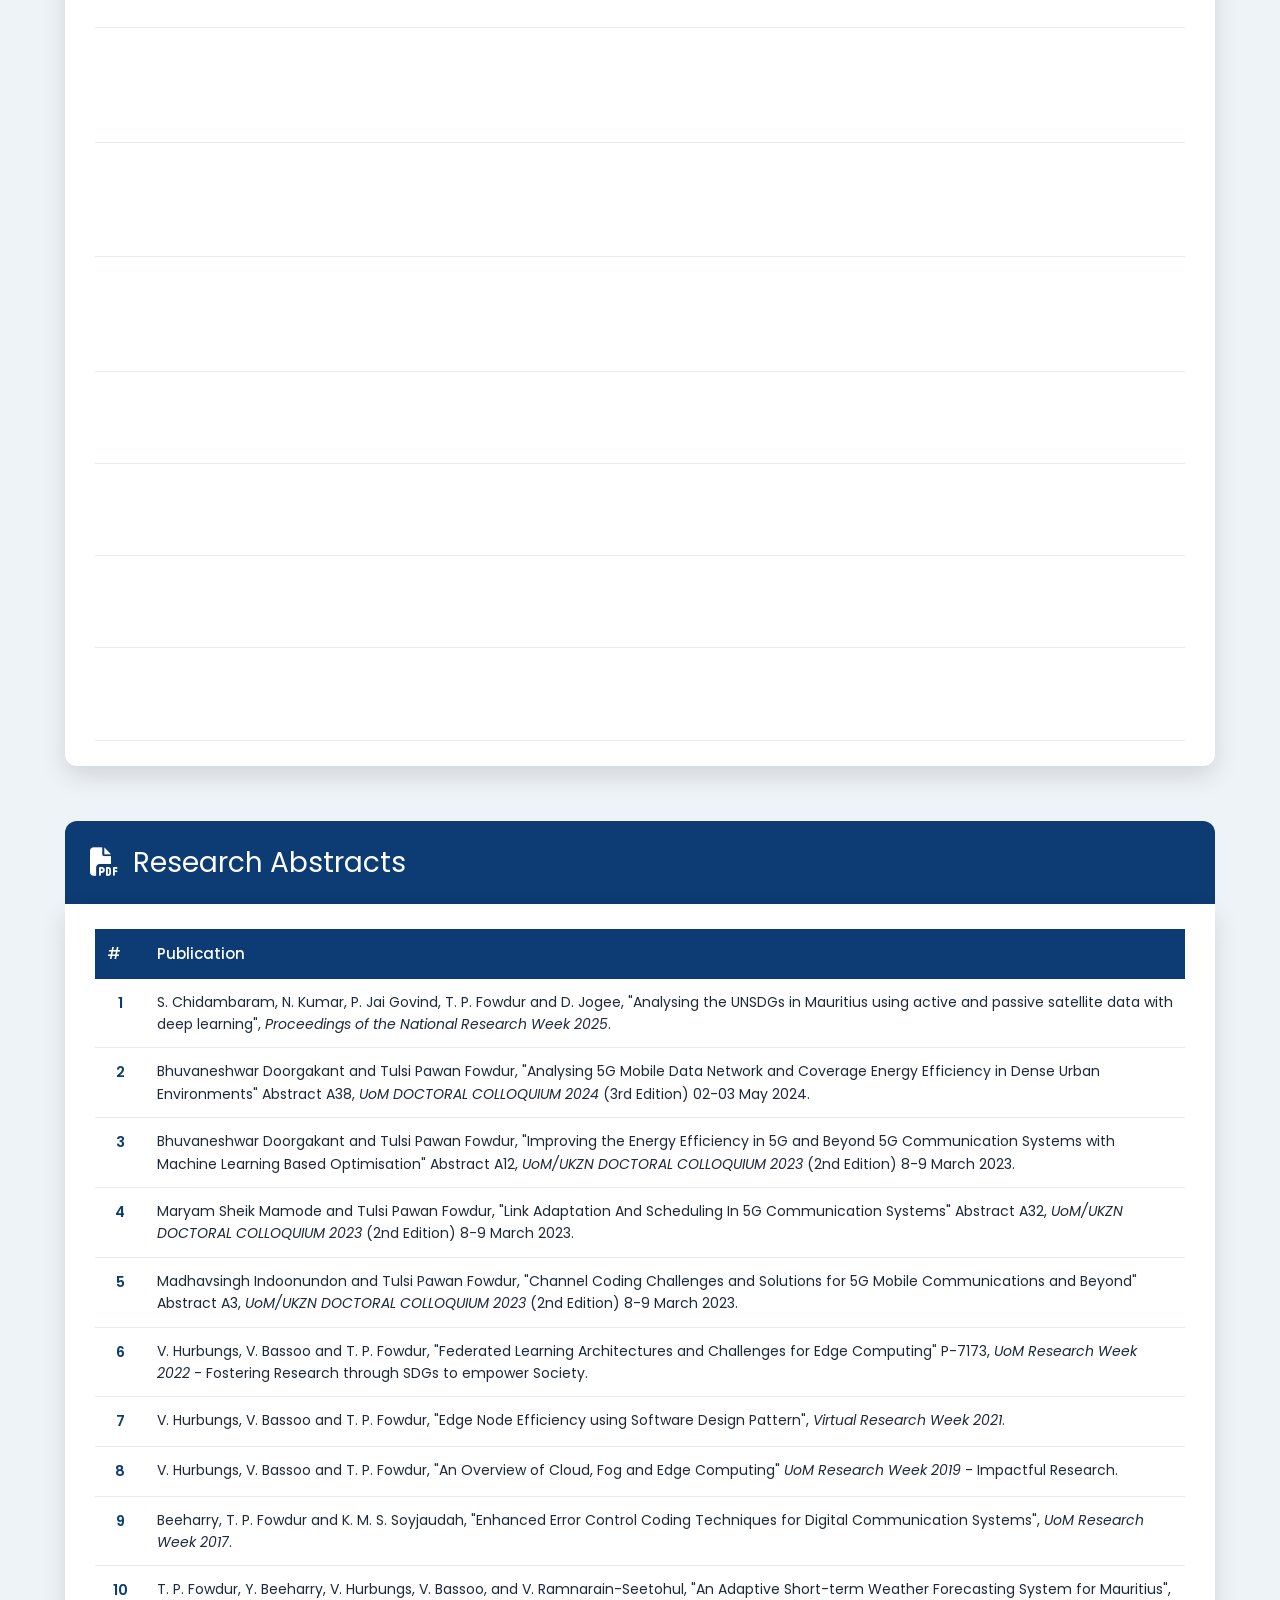
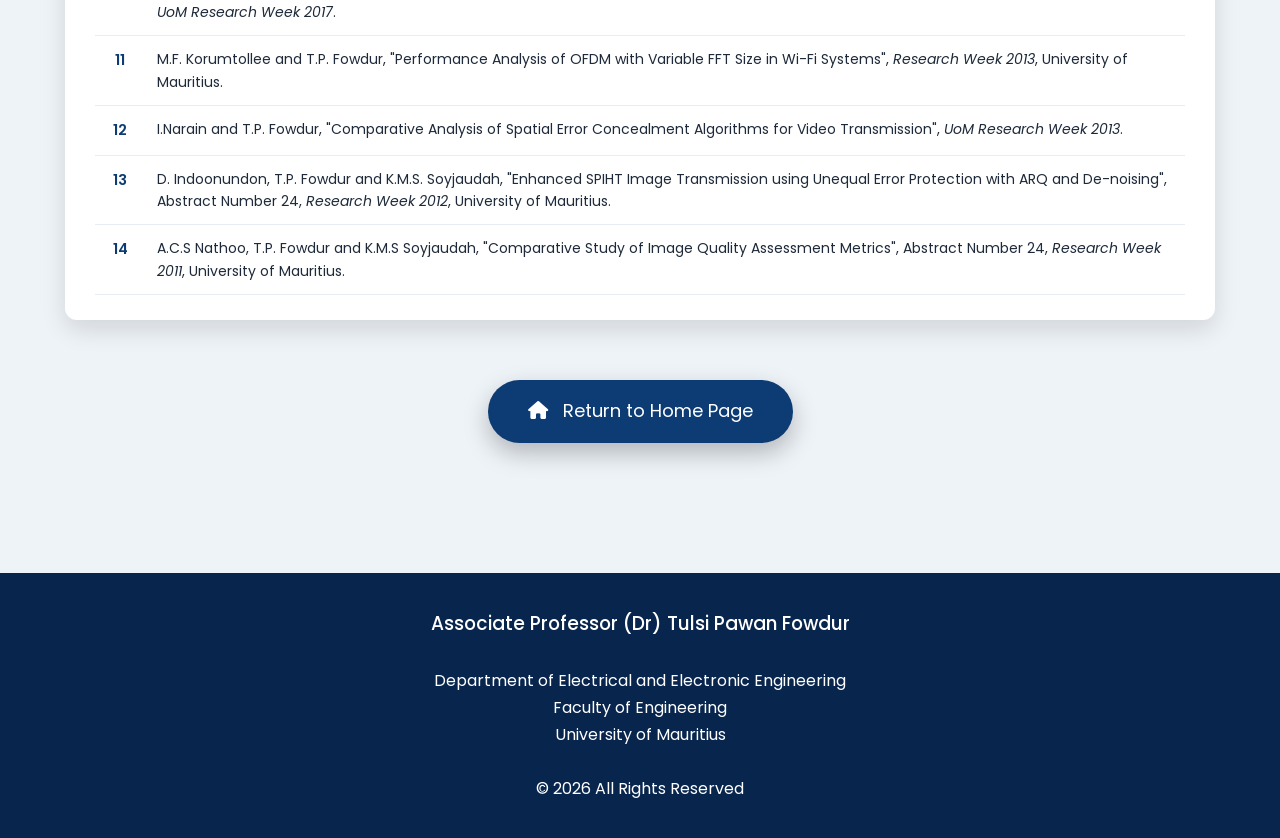
<file: PUBLICATIONS.html>
<!DOCTYPE html>
<html lang="en">
<head>
    <meta charset="UTF-8">
    <meta name="viewport" content="width=device-width, initial-scale=1.0">
    <title>Publications | Dr Tulsi Pawan Fowdur</title>
    <link rel="preconnect" href="https://fonts.googleapis.com">
    <link rel="preconnect" href="https://fonts.gstatic.com" crossorigin>
    <link href="https://fonts.googleapis.com/css2?family=Poppins:wght@300;400;500;600;700&display=swap" rel="stylesheet">
    <link rel="stylesheet" href="https://cdnjs.cloudflare.com/ajax/libs/font-awesome/6.5.2/css/all.min.css">
    <style>
        * {
            margin: 0;
            padding: 0;
            box-sizing: border-box;
        }
        body {
            font-family: 'Poppins', sans-serif;
            background: #eef3f8;
            color: #1e2a3a;
            line-height: 1.7;
        }
        header {
            background: linear-gradient(135deg, #08254e, #1557a5);
            color: white;
            padding: 50px 8%;
            box-shadow: 0 8px 25px rgba(0,0,0,.25);
        }
        .header-container {
            display: flex;
            align-items: center;
            gap: 35px;
            flex-wrap: wrap;
        }
        .header-container img {
            width: 180px;
            height: 180px;
            border-radius: 50%;
            border: 6px solid white;
            object-fit: cover;
            box-shadow: 0 10px 25px rgba(0,0,0,.35);
        }
        .header-text {
            flex: 1;
        }
        .header-text h1 {
            font-size: 40px;
            margin-bottom: 10px;
        }
        .header-text h2 {
            font-weight: 400;
            color: #FFD54F;
            margin-bottom: 20px;
        }
        .header-text p {
            font-size: 18px;
        }
        .container {
            max-width: 1200px;
            margin: auto;
            padding: 60px 25px;
        }
        .section {
            margin-bottom: 55px;
            animation: fadeUp .8s ease;
        }
        .section-title {
            background: #0d3b73;
            color: white;
            padding: 18px 25px;
            font-size: 28px;
            border-radius: 12px 12px 0 0;
            display: flex;
            align-items: center;
            gap: 15px;
        }
        .card {
            background: white;
            padding: 25px 30px;
            border-radius: 0 0 12px 12px;
            box-shadow: 0 10px 25px rgba(0,0,0,.12);
            overflow-x: auto;
        }

        /* publication table with auto-numbering */
        .pub-table {
            width: 100%;
            border-collapse: collapse;
            font-size: 14.5px;
            min-width: 700px;
            counter-reset: pub-counter;
        }
        .pub-table thead th {
            background: #0d3b73;
            color: white;
            padding: 12px 12px;
            text-align: left;
            font-weight: 500;
            font-size: 15px;
        }
        .pub-table tbody td {
            padding: 12px 12px;
            border-bottom: 1px solid #e6edf5;
            vertical-align: top;
        }
        .pub-table tbody tr {
            counter-increment: pub-counter;
        }
        .pub-table .num-col {
            width: 50px;
            text-align: center;
            font-weight: 600;
            color: #0d3b73;
            white-space: nowrap;
        }
        .pub-table .num-col::before {
            content: counter(pub-counter);
        }
        .pub-table .content-col {
            font-size: 14px;
            line-height: 1.6;
        }
        .pub-table .content-col a {
            color: #1557a5;
            text-decoration: none;
            word-break: break-all;
        }
        .pub-table .content-col a:hover {
            text-decoration: underline;
        }

        .sub-section-title {
            font-size: 20px;
            font-weight: 600;
            color: #0d3b73;
            margin: 20px 0 10px 0;
            padding-bottom: 6px;
            border-bottom: 2px solid #e6edf5;
        }
        .sub-section-title i {
            margin-right: 10px;
            color: #1557a5;
        }

        .home-btn-wrap {
            text-align: center;
            margin-top: 60px;
        }
        .home-btn {
            display: inline-block;
            background: #0d3b73;
            color: white;
            padding: 16px 40px;
            font-size: 18px;
            text-decoration: none;
            border-radius: 40px;
            transition: .35s;
            box-shadow: 0 10px 25px rgba(0,0,0,.25);
        }
        .home-btn:hover {
            background: #1557a5;
            transform: translateY(-4px);
        }

        footer {
            margin-top: 70px;
            background: #08254e;
            color: white;
            text-align: center;
            padding: 35px;
        }
        footer h3 {
            font-weight: 500;
        }

        @keyframes fadeUp {
            from { opacity: 0; transform: translateY(40px); }
            to { opacity: 1; transform: translateY(0); }
        }

        @media (max-width: 700px) {
            .header-container { flex-direction: column; text-align: center; }
            .card { padding: 15px; }
            .pub-table { font-size: 13px; min-width: 500px; }
            .pub-table thead th { font-size: 13px; padding: 8px; }
            .pub-table tbody td { padding: 8px; }
        }
    </style>
</head>
<body>
    <header>
        <div class="header-container">
            <img src="Dr-T.P.Fowdur-Picture.jpg" alt="Dr Tulsi Pawan Fowdur">
            <div class="header-text">
                <h1>Associate Professor (Dr) Tulsi Pawan Fowdur</h1>
                <h2>Publications</h2>
                <p>Department of Electrical and Electronic Engineering<br>Faculty of Engineering<br>University of Mauritius</p>
            </div>
        </div>
    </header>

    <div class="container">

        <!-- ========================================================= -->
        <!-- 1. International Refereed Journals/Monographs -->
        <!-- ========================================================= -->
        <section class="section">
            <div class="section-title">
                <i class="fas fa-file-alt"></i> International Refereed Journals / Monographs
            </div>
            <div class="card">
                <table class="pub-table">
                    <thead>
                        <tr><th>#</th><th>Publication</th></tr>
                    </thead>
                    <tbody>
                        <tr><td class="num-col"></td><td class="content-col">Sheik Mamode, M.I., Fowdur, T.P. Comparative analysis of machine learning-based link adaptation schemes for downlink 5G communications system. <em>Wireless Netw</em> 32, 767–795 (January 2026). <a href="https://doi.org/10.1007/s11276-025-04081-4" target="_blank">https://doi.org/10.1007/s11276-025-04081-4</a></td></tr>
                        <tr><td class="num-col"></td><td class="content-col">Sheik Mamode MI, Fowdur TP. Comparative analysis of machine learning–based scheduling schemes for uplink 5G communications system. <em>SIMULATION</em>. 2025;102(2). doi:<a href="https://doi.org/10.1177/00375497251379905" target="_blank">10.1177/00375497251379905</a> [Published online October 30, 2025].</td></tr>
                        <tr><td class="num-col"></td><td class="content-col">Indoonundon, M., & Fowdur, T. P. (2026). A hybrid of machine learning based early termination and optimal scaling factor scheme for 5G LDPC codes. <em>Journal of Information and Telecommunication</em>, 10(1), 129–159. <a href="https://doi.org/10.1080/24751839.2025.2556086" target="_blank">https://doi.org/10.1080/24751839.2025.2556086</a> [Published online: 25 Sep 2025]</td></tr>
                        <tr><td class="num-col"></td><td class="content-col">T.P. Fowdur, S.S. Appadoo, M. Cowlessur, M. Gooroochurn, Z. Doomah, D. Jogee, V. Hurbungs, "A cloud-based landslide and weather nowcasting system with collaborative machine learning for the Chitrakoot region in Mauritius", <em>Measurement: Digitalization</em>, Volumes 2–3, September 2025, 100008. <a href="https://www.sciencedirect.com/science/article/pii/S3050644125000088" target="_blank">https://www.sciencedirect.com/science/article/pii/S3050644125000088</a> <a href="https://doi.org/10.1016/j.meadig.2025.100008" target="_blank">https://doi.org/10.1016/j.meadig.2025.100008</a></td></tr>
                        <tr><td class="num-col"></td><td class="content-col">Fowdur T.P, Parbhoo D (July 28, 2025) An Internet of Things-Based Weather Forecasting System With Blockchain-Enabled Transmission. <em>Cureus J Comput Sci</em> 2 : es44389-025-04872-y. doi: <a href="https://doi.org/10.7759/s44389-025-04872-y" target="_blank">https://doi.org/10.7759/s44389-025-04872-y</a></td></tr>
                        <tr><td class="num-col"></td><td class="content-col">Fowdur, T.P., Ajageer, L. A hybrid online learning based predictive maintenance system for industry 4.0. <em>Computing</em> vol.<strong>107</strong>, no.142 (06 June 2025). <a href="https://doi.org/10.1007/s00607-025-01494-z" target="_blank">https://doi.org/10.1007/s00607-025-01494-z</a></td></tr>
                        <tr><td class="num-col"></td><td class="content-col">Fowdur, T.P., Boolaky, E.M.I. and Appadoo, S.S. (2025), "A testbed for landslide prediction with blockchain-based transmission and cloud offloading", <em>Sensor Review</em>, 45 (5): 738–765. <a href="https://doi.org/10.1108/SR-12-2024-1017" target="_blank">https://doi.org/10.1108/SR-12-2024-1017</a></td></tr>
                        <tr><td class="num-col"></td><td class="content-col">Fowdur, T. P., & Radhakeesoon, A. (2025). An educational framework for the disruptive technologies and their integration in the UN SDGs curriculum. <em>Journal of Educational Technology Development and Exchange</em>, 18(1), 215-239. <a href="https://doi.org/10.18785/jetde.1801.12" target="_blank">https://doi.org/10.18785/jetde.1801.12</a></td></tr>
                        <tr><td class="num-col"></td><td class="content-col">Doorgakant, Bhuvaneshwar, Tulsi Pawan Fowdur, and Mobayode O. Akinsolu. January 2025. "End-to-End Power Models for 5G Radio Access Network Architectures with a Perspective on 6G" <em>MDPI, Mathematics</em> 13, no. 3: 466. <a href="https://doi.org/10.3390/math13030466" target="_blank">https://doi.org/10.3390/math13030466</a></td></tr>
                        <tr><td class="num-col"></td><td class="content-col">V. Hurbungs, T.P. Fowdur, V. Bassoo, An adaptive binary classifier for highly imbalanced datasets on the Edge, <em>Microprocessors and Microsystems</em> (Springer), Volume 111, November 2024,105120. <a href="https://doi.org/10.1016/j.micpro.2024.105120" target="_blank">https://doi.org/10.1016/j.micpro.2024.105120</a> (<a href="https://www.sciencedirect.com/science/article/pii/S0141933124001157" target="_blank">ScienceDirect</a>)</td></tr>
                        <tr><td class="num-col"></td><td class="content-col">D.Indoonundon, T.P. Fowdur, K.M.S Soyjaudah, "A novel super frame Flexible Macroblock Ordering scheme for H.265 video transmission with unequal error protection", <em>Serbian Journal of Electrical Engineering</em>, October 2024, Volume 21, Issue 3, Pages: 407-428. <a href="https://doi.org/10.2298/SJEE2403407I" target="_blank">https://doi.org/10.2298/SJEE2403407I</a> <a href="https://doiserbia.nb.rs/img/doi/1451-4869/2024/1451-48692403407I.pdf" target="_blank">PDF</a></td></tr>
                        <tr><td class="num-col"></td><td class="content-col">Tulsi Pawan Fowdur, Bhuvaneshwar Doorgakant, "A review of machine learning techniques for enhanced energy efficient 5G and 6G communications", <em>Engineering Applications of Artificial Intelligence</em> (Elsevier), Volume 122, 2023,106032. <a href="https://doi.org/10.1016/j.engappai.2023.106032" target="_blank">https://doi.org/10.1016/j.engappai.2023.106032</a> (<a href="https://www.sciencedirect.com/science/article/pii/S0952197623002166" target="_blank">ScienceDirect</a>)</td></tr>
                        <tr><td class="num-col"></td><td class="content-col">Babooram, L., Fowdur, T.P. Performance analysis of collaborative real-time video quality of service prediction with machine learning algorithms. <em>Int J Data Sci Anal</em> (2024). <a href="https://doi.org/10.1007/s41060-024-00548-3" target="_blank">https://doi.org/10.1007/s41060-024-00548-3</a></td></tr>
                        <tr><td class="num-col"></td><td class="content-col">Prateema Ragpot, Tulsi Pawan Fowdur, Krishnaraj Madhavjee Sunjiv Soyjaudah, "Enhanced voice over 5G transmission with unequal error protection and generative adversarial networks", <em>International Journal of Communication Systems</em>, Volume 37, Issue12, August 2024. <a href="https://doi.org/10.1002/dac.5808" target="_blank">https://doi.org/10.1002/dac.5808</a></td></tr>
                        <tr><td class="num-col"></td><td class="content-col">Fowdur, T.P., Hawseea, M.F. A Real-Time Machine Learning-Based Road Safety Monitoring and Assessment System. <em>Int. J. ITS Res.</em> 22, 259–281 (2024). <a href="https://doi.org/10.1007/s13177-024-00395-3" target="_blank">https://doi.org/10.1007/s13177-024-00395-3</a></td></tr>
                        <tr><td class="num-col"></td><td class="content-col">Fowdur, T.P. and Sanghan, A. (2024), "Performance analysis of a blockchain enabled domestic power consumption monitoring and forecasting system", <em>Sensor Review</em>, Vol. 44 No. 3, pp. 369-387. <a href="https://doi.org/10.1108/SR-01-2024-0045" target="_blank">https://doi.org/10.1108/SR-01-2024-0045</a></td></tr>
                        <tr><td class="num-col"></td><td class="content-col">Y. Beeharry, Y. N. Fakeeroodeen, T. P. Fowdur, "Data Privacy and Anonymization of Simulated Health-Care Dataset using the ARX Open-Source Tool", <em>International Journal of Space-Based and Situated Computing (IJSSC)</em>, Vol. 9, No. 3, 2023. <a href="https://doi.org/10.1504/IJSSC.2023.133235" target="_blank">https://doi.org/10.1504/IJSSC.2023.133235</a></td></tr>
                        <tr><td class="num-col"></td><td class="content-col">Fowdur, T.P., Shaikh Abdoolla, M.A.N. and Doobur, L. (2024), "Performance analysis of edge, fog and cloud computing paradigms for real-time video quality assessment and phishing detection", <em>International Journal of Pervasive Computing and Communications</em>, Vol. 20 No. 1, pp. 99-125. <a href="https://doi.org/10.1108/IJPCC-09-2022-0327" target="_blank">https://doi.org/10.1108/IJPCC-09-2022-0327</a></td></tr>
                        <tr><td class="num-col"></td><td class="content-col">Fowdur, T. P., & Hosenally, S. (2022). A real-time machine learning application for browser extension security monitoring. <em>Information Security Journal: A Global Perspective</em>, 33(1), 16–41. <a href="https://doi.org/10.1080/19393555.2022.2128944" target="_blank">https://doi.org/10.1080/19393555.2022.2128944</a></td></tr>
                        <tr><td class="num-col"></td><td class="content-col">Fowdur, T.P. and Babooram, L. (2023), "Performance analysis of a cloud-based network analytics system with multiple-source data aggregation", <em>International Journal of Pervasive Computing and Communications</em>, Vol. 19 No. 5, pp. 698-733. <a href="https://doi.org/10.1108/IJPCC-06-2022-0244" target="_blank">https://doi.org/10.1108/IJPCC-06-2022-0244</a></td></tr>
                        <tr><td class="num-col"></td><td class="content-col">Visham Hurbungs, Vandana Bassoo, Tulsi Pawan Fowdur, An Enhanced Binary Classifier for Edge Devices, <em>Microprocessors and Microsystems</em>, 2022, 104596. <a href="https://doi.org/10.1016/j.micpro.2022.104596" target="_blank">https://doi.org/10.1016/j.micpro.2022.104596</a> (<a href="https://www.sciencedirect.com/science/article/pii/S0141933122001429" target="_blank">ScienceDirect</a>)</td></tr>
                        <tr><td class="num-col"></td><td class="content-col">M.I.S. Mamode and T.P. Fowdur "Comparative Analysis of Scheduling Algorithms in 5G Uplink Transmission", <em>Journal of Engineering Research and Sciences</em>, vol. 1, no. 5, pp. 41-51 (2022). DOI: <a href="https://doi.org/10.55708/js0105005" target="_blank">10.55708/js0105005</a></td></tr>
                        <tr><td class="num-col"></td><td class="content-col">Tulsi Pawan Fowdur, and Rosun Mohammad Nassir-Ud-Diin Ibn Nazir, "A real-time collaborative machine learning based weather forecasting system with multiple predictor locations", <em>Array</em>, Volume 14, 2022, 100153. <a href="https://doi.org/10.1016/j.array.2022.100153" target="_blank">https://doi.org/10.1016/j.array.2022.100153</a></td></tr>
                        <tr><td class="num-col"></td><td class="content-col">Indoonundon, M., Fowdur, T.P. Enhancing the Error Performance of 5G New Radio Using Hierarchical and Statistical QAM. <em>Wireless Pers Commun</em> 125, 1951–1972 (2022). <a href="https://doi.org/10.1007/s11277-022-09642-w" target="_blank">https://doi.org/10.1007/s11277-022-09642-w</a></td></tr>
                        <tr><td class="num-col"></td><td class="content-col">Ragpot, P., Fowdur, T.P. & Soyjaudah, K.M.S. A Multi-layer UEP Scheme for VOLTE Transmission Using QAM and S-QAM. <em>Wireless Pers Commun</em> 124, 2161–2190 (2022). <a href="https://doi.org/10.1007/s11277-021-09450-8" target="_blank">https://doi.org/10.1007/s11277-021-09450-8</a></td></tr>
                        <tr><td class="num-col"></td><td class="content-col">Indoonundon, Madhavsingh, and Tulsi Pawan Fowdur. 2021. "Overview of the Challenges and Solutions for 5G Channel Coding Schemes." <em>Journal of Information and Telecommunication</em> 5 (4): 460–83. <a href="https://doi.org/10.1080/24751839.2021.1954752" target="_blank">https://doi.org/10.1080/24751839.2021.1954752</a></td></tr>
                        <tr><td class="num-col"></td><td class="content-col">D.Milovanovic, Z.Bojkovic, M.Indoonundon, T.P.Fowdur, "5G Low-latency communication in Virtual Reality services: Performance requirements and promising solutions", <em>WSEAS Transactions on Communications</em>, vol.20, pp.77-81, July 2021. <a href="https://wseas.com/journals/communications/2021/a205104-007(2021).pdf" target="_blank">PDF</a></td></tr>
                        <tr><td class="num-col"></td><td class="content-col">Hurbungs, V., Bassoo, V. & Fowdur, T.P. Fog and edge computing: concepts, tools and focus areas. <em>Int. j. inf. tecnol.</em> 13, 511–522 (2021). <a href="https://doi.org/10.1007/s41870-020-00588-5" target="_blank">https://doi.org/10.1007/s41870-020-00588-5</a></td></tr>
                        <tr><td class="num-col"></td><td class="content-col">Y. Beeharry, T. P. Fowdur, K. M. S. Soyjaudah "On the Logical Computational Complexity Analysis of Turbo Decoding Algorithms for the LTE Standards", <em>Wireless Personal Communications</em> (2021) 118:1591–1619. <a href="https://doi.org/10.1007/s11277-021-08106-x" target="_blank">https://doi.org/10.1007/s11277-021-08106-x</a></td></tr>
                        <tr><td class="num-col"></td><td class="content-col">Fowdur, T.P., Ramkorun, N. & Chiniah, P.K. Performance Analysis of WebRTC and SIP-based Audio and Video Communication Systems. <em>SN COMPUT. SCI.</em> 1, 362 (2020). <a href="https://doi.org/10.1007/s42979-020-00380-z" target="_blank">https://doi.org/10.1007/s42979-020-00380-z</a></td></tr>
                        <tr><td class="num-col"></td><td class="content-col">Maryam Imran Sheik Mamode and Tulsi Pawan Fowdur, "Survey of Scheduling Schemes in 5G Mobile Communication Systems", <em>Journal of Electrical Engineering, Electronics, Control and Computer Science</em> (JEEECCS), Volume 6, Issue 20, pages 21-30, 2020. <a href="https://jeeeccs.net/index.php/journal/article/view/152" target="_blank">https://jeeeccs.net/index.php/journal/article/view/152</a></td></tr>
                        <tr><td class="num-col"></td><td class="content-col">T. P. Fowdur, B. N. Baulum, Y. Beeharry (2020), "Performance analysis of network traffic capture tools and machine learning algorithms for the classification of applications, states and anomalies", <em>International Journal of Information Technology</em> (Springer), vol. 12, pp. 805-824. <a href="https://doi.org/10.1007/s41870-020-00458-0" target="_blank">https://doi.org/10.1007/s41870-020-00458-0</a></td></tr>
                        <tr><td class="num-col"></td><td class="content-col">Prateema Ragpot, Tulsi Pawan Fowdur & Krishnaraj Madhavjee Sunjiv Soyjaudah (2019): Enhanced MP3 transmission over Wi-Fi and LTE networks using unequal error protection and varying frequency transforms, <em>Journal of Information and Telecommunication</em>, Volume 3, 2019 - Issue 4. <a href="https://doi.org/10.1080/24751839.2019.1647489" target="_blank">https://doi.org/10.1080/24751839.2019.1647489</a></td></tr>
                        <tr><td class="num-col"></td><td class="content-col">Yogesh Beeharry, Tulsi P. Fowdur, and Krishnaraj M. S. Soyjaudah, "Performance of Hybrid Binary and Non-Binary Turbo Decoding Schemes for LTE and DVB-RCS Standards", <em>ECTI TRANSACTIONS ON ELECTRICAL ENG., ELECTRONICS, AND COMMUNICATIONS</em> VOL.17, NO.1 February 2019. <a href="https://ph02.tci-thaijo.org/index.php/ECTI-EEC/article/view/215363" target="_blank">https://ph02.tci-thaijo.org/index.php/ECTI-EEC/article/view/215363</a></td></tr>
                        <tr><td class="num-col"></td><td class="content-col">Tulsi Pawan Fowdur & Louvi Doorganah (2019): Performance of modified and low complexity pulse shaping filters for IEEE 802.11 OFDM transmission, <em>Journal of Information and Telecommunication</em>, <a href="https://doi.org/10.1080/24751839.2019.1586360" target="_blank">https://doi.org/10.1080/24751839.2019.1586360</a></td></tr>
                        <tr><td class="num-col"></td><td class="content-col">T.P. Fowdur and K. Makhun, Performance of LDPC Coded IEEE 802.11n OFDM System with Unequal Error Protection and Varying FFT Size, <em>IJMEC</em>, Vol. 9(31), Jan. 2019, PP. 4047-4059. <a href="https://aeuso.org/ijmec/index.php/ijmec" target="_blank">https://aeuso.org/ijmec/index.php/ijmec</a></td></tr>
                        <tr><td class="num-col"></td><td class="content-col">Tulsi Pawan Fowdur, Urvashee Goburdhun, Pallashika Jhengree, "Performance Of IEEE 802.11 OFDM With Multiple Frequency Transforms And Pulse Shaping Schemes", <em>AJET</em>, ISSN:2348-7305, Volume 7, Issue 2, December, 2018. <a href="http://journals.dbuniversity.ac.in/ojs/index.php/AJET/article/view/513" target="_blank">http://journals.dbuniversity.ac.in/ojs/index.php/AJET/article/view/513</a></td></tr>
                        <tr><td class="num-col"></td><td class="content-col">Madhavsingh Indoonundon and Tulsi Pawan Fowdur, "An Unequal Error Protection Scheme for Non-Binary LDPC using Statistical QAM and Prioritized Mapping", <em>SERBIAN JOURNAL OF ELECTRICAL ENGINEERING</em>, Vol. 15, No. 3, October 2018, 301-317. <a href="https://doi.org/10.2298/SJEE1803301I" target="_blank">https://doi.org/10.2298/SJEE1803301I</a></td></tr>
                        <tr><td class="num-col"></td><td class="content-col">T.P. Fowdur, Y. Beeharry, V. Hurbungs, V. Bassoo, V. Ramnarain-Seetohul, E. Chan Moo Lun, "Performance analysis and implementation of an adaptive real-time weather forecasting system", <em>Internet of Things</em>, Volumes 3–4, 2018, Pages 12-33. <a href="https://doi.org/10.1016/j.iot.2018.09.002" target="_blank">https://doi.org/10.1016/j.iot.2018.09.002</a> (<a href="https://www.sciencedirect.com/science/article/pii/S2542660518300519" target="_blank">ScienceDirect</a>)</td></tr>
                        <tr><td class="num-col"></td><td class="content-col">Fowdur, T., & Khader, R. A. (2018). An Anti-Web Phishing Application for Analysing the Security of Websites. <em>Balkan Journal of Electrical and Computer Engineering</em>, 6(3), 146-152. <a href="https://doi.org/10.17694/bajece.435864" target="_blank">https://doi.org/10.17694/bajece.435864</a></td></tr>
                        <tr><td class="num-col"></td><td class="content-col">Tulsi Pawan Fowdur, Muhammad Shafeeq Aumeeruddy, Yogesh Beeharry, "Implementation of SSL/TLS-based security mechanisms in e-commerce and e-mail applications using Java", <em>Journal of Electrical Engineering, Electronics, Control and Computer Science</em> (JEEECCS), Volume 4, Issue 11, pages 13-26, 2018. <a href="https://jeeeccs.net/index.php/journal/article/view/91/" target="_blank">https://jeeeccs.net/index.php/journal/article/view/91/</a></td></tr>
                        <tr><td class="num-col"></td><td class="content-col">M.K. Nadeem, & T.P. Fowdur, (2018). Performance analysis of a real-time adaptive prediction algorithm for traffic congestion. <em>Journal of Information and Communication Technology</em>, 17 (3), 493-511. <a href="https://www.e-journal.uum.edu.my/index.php/jict/article/view/jict2018.17.3.8262" target="_blank">https://www.e-journal.uum.edu.my/index.php/jict/article/view/jict2018.17.3.8262</a></td></tr>
                        <tr><td class="num-col"></td><td class="content-col">Beeharry Y, Fowdur TP, Soyjaudah KMS. Performance of duo-binary turbo codes with optimized hierarchical modulation. <em>Internet Technology Letters</em> 2018; e45. <a href="https://doi.org/10.1002/itl2.45" target="_blank">https://doi.org/10.1002/itl2.45</a></td></tr>
                        <tr><td class="num-col"></td><td class="content-col">V. Bassoo, V. Ramnarain-Seetohul, V. Hurbungs, T. P. Fowdur and Y. Beeharry, "A Framework for Safer Driving in Mauritius" <em>Future Computing and Informatics Journal</em>, Volume 2, Issue 2, December 2017, Pages 125-132. <a href="https://doi.org/10.1016/j.fcij.2017.10.002" target="_blank">https://doi.org/10.1016/j.fcij.2017.10.002</a></td></tr>
                        <tr><td class="num-col"></td><td class="content-col">Y. Beeharry, T.P. Fowdur and K.M.S Soyjaudah, "Performance of Bit-Level Decoding Algorithms for Binary LTE Turbo Codes with Early Stopping", <em>IU-JEEE</em> Vol. 17(2), (2017), 3399-3415. <a href="https://electricajournal.org/en/performance-of-bit-level-decoding-algorithms-for-binary-lte-turbo-codes-with-early-stopping-13584" target="_blank">https://electricajournal.org/en/performance-of-bit-level-decoding-algorithms-for-binary-lte-turbo-codes-with-early-stopping-13584</a></td></tr>
                        <tr><td class="num-col"></td><td class="content-col">T. P. Fowdur, Y. Beeharry, V. Hurbungs, V. Bassoo, and V. Ramnarain-Seetohul, "A Framework for a Real-Time Cloud-Based Weather Forecasting System for Mauritius", <em>IJMEC</em>, Vol. 7(26), Oct. 2017, PP. 3563-3581. <a href="https://www.aeuso.org/includes/files/articles/Vol7_Iss26_3563-3581_A_Framework_for_a_Real-Time_Cloud-B.pdf" target="_blank">PDF</a></td></tr>
                        <tr><td class="num-col"></td><td class="content-col">T.P. Fowdur and M.N. Khodabachus, "Performance Analysis of a Real-Time Cloud Based Bus Tracking System with Adaptive Prediction", <em>IJMEC</em>, Vol. 7(25), Jul. 2017, PP. 3454-3473.</td></tr>
                        <tr><td class="num-col"></td><td class="content-col">Yogesh Beeharry, Tulsi Pawan Fowdur, Visham Hurbungs, Vandana Bassoo, Vidasha Ramnarain-Seetohul, "Analysing Transportation Data with Open Source Big Data Analytic Tools", <em>Indonesian Journal of Electrical Engineering and Informatics</em>, Vol 5, No 2, June 2017. DOI: <a href="https://doi.org/10.11591/ijeei.v5i2.297" target="_blank">10.11591/ijeei.v5i2.297</a></td></tr>
                        <tr><td class="num-col"></td><td class="content-col">Deevya Indoonundon, Tulsi Pawan Fowdur, Sunjiv Soyjaudah, "A Concealment Aware UEP scheme for H.264 using RS Codes", <em>Indonesian Journal of Electrical Engineering and Computer Science</em>, Vol 6, No 3, June 2017. DOI: <a href="http://dx.doi.org/10.11591/ijeecs.v6.i3.pp671-681" target="_blank">http://dx.doi.org/10.11591/ijeecs.v6.i3.pp671-681</a></td></tr>
                        <tr><td class="num-col"></td><td class="content-col">Tulsi Pawan Fowdur and Madhavsingh Indoonundon, "A Hybrid Statistical and Prioritised Unequal Error Protection Scheme for IEEE 802.11n LDPC Codes", <em>IJECES</em> Vol.8 No.1 June 2017. <a href="http://www.etfos.unios.hr/ijeces/papers/a-hybrid-statistical-and-prioritised-unequal-error-protection-scheme-for-ieee-802-11n-ldpc-codes/" target="_blank">http://www.etfos.unios.hr/ijeces/papers/a-hybrid-statistical-and-prioritised-unequal-error-protection-scheme-for-ieee-802-11n-ldpc-codes/</a></td></tr>
                        <tr><td class="num-col"></td><td class="content-col">T.P. Fowdur and P.Jhengree, "Enhanced Pulse Shaping Filters For IEEE 802.11 OFDM WLANs", <em>Journal of Electrical Engineering, Electronics, Control and Computer Science</em> (JEEECCS), Volume 3, Issue 7, pages 21-28, June 2017. <a href="http://jeeeccs.net/index.php/journal/article/view/65" target="_blank">http://jeeeccs.net/index.php/journal/article/view/65</a></td></tr>
                        <tr><td class="num-col"></td><td class="content-col">M.Indoonundon and T.P. Fowdur, "Combined Unequal Error Protection and Optimized Scaling for IEEE 802.11n Low Density Parity Check Codes", <em>Journal of Electrical Engineering, Electronics, Control and Computer Science</em> (JEEECCS), Volume 3, Issue 7, pages 13-20, June 2017. <a href="http://jeeeccs.net/index.php/journal/article/view/64" target="_blank">http://jeeeccs.net/index.php/journal/article/view/64</a></td></tr>
                        <tr><td class="num-col"></td><td class="content-col">D.Indoonundon, T.P Fowdur and K.M.S Soyjaudah, "Enhanced H.264 Transmission with Multiple Description Coding, Prioritised Concealment and FMO", <em>Journal of Telecommunication, Electronic and Computer Engineering</em>, Vol. 9 No. 2, June 2017. <a href="https://jtec.utem.edu.my/jtec/article/view/1141" target="_blank">https://jtec.utem.edu.my/jtec/article/view/1141</a></td></tr>
                        <tr><td class="num-col"></td><td class="content-col">Beeharry Yogesh, Fowdur Tulsi Pawan and Soyjaudah Krishnaraj M. S, "Performance of Extrinsic Information Scaling Mechanisms with Duo-Binary Turbo Codes", <em>Journal of Engineering Science and Technology Review</em> 10 (2) (2017) 103-107. <a href="http://dx.doi.org/10.25103/jestr.102.12" target="_blank">http://dx.doi.org/10.25103/jestr.102.12</a></td></tr>
                        <tr><td class="num-col"></td><td class="content-col">Y. Beeharry, T.P. Fowdur and K.M.S Soyjaudah, "Symbol Level Decoding Algorithms for Duo-Binary Turbo Codes", <em>IIUM Engineering Journal</em>, Vol. 18, No. 1, May 2017. <a href="http://journals.iium.edu.my/ejournal/index.php/iiumej/article/view/661" target="_blank">http://journals.iium.edu.my/ejournal/index.php/iiumej/article/view/661</a></td></tr>
                        <tr><td class="num-col"></td><td class="content-col">Y. Beeharry, T.P. Fowdur and K.M.S Soyjaudah, "Performance Analysis of Decoding Algorithms for Triple Binary Turbo Codes with Early Stopping", <em>MEDJEC</em>, Vol.13.No.1,pp.31-43, January 2017. <a href="http://www.medjec.com/papers%20archive/index.html" target="_blank">http://www.medjec.com/papers%20archive/index.html</a></td></tr>
                        <tr><td class="num-col"></td><td class="content-col">T.P.Fowdur, V.Hurbungs and D.Jogee, "Survey of Landslide Warning Systems and their Applicability in Mauritius", <em>AJET</em>, ISSN: 2348-7305, Volume 5(2016). <a href="http://journals.dbuniversity.ac.in/ojs/index.php/AJET/article/view/198" target="_blank">http://journals.dbuniversity.ac.in/ojs/index.php/AJET/article/view/198</a></td></tr>
                        <tr><td class="num-col"></td><td class="content-col">T.P. Fowdur, Y. Beeharry and K.M.S Soyjaudah, "A Novel Scaling and Early Stopping Mechanism for LTE Turbo Codes based on Regression Analysis", <em>Ann. Telecommun</em>, Volume 71, Issue 7–8, pp 369–388, August 2016. DOI <a href="https://doi.org/10.1007/s12243-016-0514-y" target="_blank">10.1007/s12243-016-0514-y</a></td></tr>
                        <tr><td class="num-col"></td><td class="content-col">A B N Goolamhossen and T P Fowdur."Improving ADSL Performance with Selective QAM Mapping and Hybrid ARQ", <em>ADBU J.Engg.Tech.</em>, 2(1)(2015) 0021103(7pp). <a href="http://journals.dbuniversity.ac.in/ojs/index.php/AJET/article/view/69" target="_blank">http://journals.dbuniversity.ac.in/ojs/index.php/AJET/article/view/69</a></td></tr>
                        <tr><td class="num-col"></td><td class="content-col">T.P. Fowdur, Y. Beeharry and K.M.S Soyjaudah, "Performance of LTE Turbo Codes with Joint Source Channel Decoding, Adaptive Scaling and Prioritised QAM Constellation Mapping", <em>International Journal on Advances in Telecommunications</em>, vol 6 no 3 & 4, 2013, pp.143-152. <a href="http://www.thinkmind.org/index.php?view=article&articleid=tele_v6_n34_2013_7" target="_blank">http://www.thinkmind.org/index.php?view=article&articleid=tele_v6_n34_2013_7</a></td></tr>
                        <tr><td class="num-col"></td><td class="content-col">T.P. Fowdur and Y.Beni, "Reliable JPEG Image Transmission Using Unequal Error Protection with Modified Non-Binary Turbo Codes", <em>International Journal on Advances in Telecommunications</em>, vol.5. no3&4, pp. 284-296, 2012. <a href="http://www.thinkmind.org/index.php?view=article&articleid=tele_v5_n34_2012_16" target="_blank">http://www.thinkmind.org/index.php?view=article&articleid=tele_v5_n34_2012_16</a></td></tr>
                        <tr><td class="num-col"></td><td class="content-col">M.I.Sheik Mamode, T.P. Fowdur and K.M.S. Soyjaudah, "Performance Analysis of ADSL Data Transmission" <em>UNIVERSITY OF MAURITIUS RESEARCH JOURNAL</em> – Volume 18 – 2012, University of Mauritius, Réduit, Mauritius, pp. 77-93.</td></tr>
                        <tr><td class="num-col"></td><td class="content-col">T.P Fowdur and K.M.S Soyjaudah, "Highly Scalable JPEG Image Transmission with Unequal Error Protection and Optimal Feedback", <em>Telecommunication Systems</em>, Volume 49, Issue 4 (2012), Page 355-377. <a href="https://doi.org/10.1007/s11235-010-9379-y" target="_blank">https://doi.org/10.1007/s11235-010-9379-y</a></td></tr>
                        <tr><td class="num-col"></td><td class="content-col">T.P Fowdur and K.M.S Soyjaudah, "Wireless JPEG Image Transmission Using Multiple Diversity Combining and Unequal Error Protection", <em>Wireless Personal Communications</em>, (2011) 59:275-296. <a href="https://doi.org/10.1007/s11277-010-9917-7" target="_blank">https://doi.org/10.1007/s11277-010-9917-7</a></td></tr>
                        <tr><td class="num-col"></td><td class="content-col">T.P Fowdur and K.M.S Soyjaudah, "Hybrid Joint Source Channel Decoding for Progressive JPEG Image Transmission", <em>Circuits Systems and Signal Processing</em>, (2010) 29: 857-879. <a href="https://doi.org/10.1007/s00034-010-9188-2" target="_blank">https://doi.org/10.1007/s00034-010-9188-2</a></td></tr>
                        <tr><td class="num-col"></td><td class="content-col">T.P Fowdur and K.M.S Soyjaudah, "Joint Source Channel Decoding and Iterative Symbol Combining with Turbo Trellis Coded Modulation", <em>Signal Processing</em>, Elsevier, 89 (2009), pp 570-582. <a href="https://doi.org/10.1016/j.sigpro.2008.10.013" target="_blank">https://doi.org/10.1016/j.sigpro.2008.10.013</a></td></tr>
                        <tr><td class="num-col"></td><td class="content-col">T.P Fowdur and K.M.S Soyjaudah "Performance of joint source–channel decoding with iterative bit combining and detection", <em>Ann. Telecommun.</em> Vol 63 pp. 409-423 July 2008. <a href="https://doi.org/10.1007/s12243-008-0039-0" target="_blank">https://doi.org/10.1007/s12243-008-0039-0</a></td></tr>
                        <tr><td class="num-col"></td><td class="content-col">T.P Fowdur and K.M.S Soyjaudah, "Robust JPEG image Transmission using Unequal Error Protection and Code Combining", <em>International Journal of Communication Systems</em>, 2008: <strong>21</strong>: pp 1-24. <a href="https://doi.org/10.1002/dac.875" target="_blank">https://doi.org/10.1002/dac.875</a></td></tr>
                        <tr><td class="num-col"></td><td class="content-col">K.M.S Soyjaudah and T.P Fowdur, "Critical Analysis of a Combined Huffman and Convolutional Coding Scheme", <em>Journal of Circuits Systems and Computers</em>, Vol. 15, No. 4 (2006), pp. 641-657. <a href="https://doi.org/10.1142/S0218126606003222" target="_blank">https://doi.org/10.1142/S0218126606003222</a></td></tr>
                    </tbody>
                </table>
            </div>
        </section>

        <!-- ========================================================= -->
        <!-- 2. Refereed Papers in Conference Proceedings -->
        <!-- ========================================================= -->
        <section class="section">
            <div class="section-title">
                <i class="fas fa-presentation"></i> Refereed Papers in Conference Proceedings
            </div>
            <div class="card">
                <table class="pub-table">
                    <thead>
                        <tr><th>#</th><th>Publication</th></tr>
                    </thead>
                    <tbody>
                        <tr><td class="num-col"></td><td class="content-col">Visham Hurbungs, Tulsi Pawan Fowdur and Vandana Bassoo, "Data aggregation with blockchain on the edge", <em>AIP Conf. Proc.</em> 3427, 020079 (2026), INTERNATIONAL CONFERENCE ON INTELLIGENT SYSTEMS FOR SUSTAINABLE FUTURE (ISSF 2025): ISSF 2025, 12–13 March 2025 Bengaluru, India. <a href="https://doi.org/10.1063/5.0345201" target="_blank">https://doi.org/10.1063/5.0345201</a></td></tr>
                        <tr><td class="num-col"></td><td class="content-col">B. Doorgakant and T. P. Fowdur, "Comparative Analysis of a KNN-based Base Station Switching Mechanism for Energy Consumption Reduction in Different 5G RAN Deployment Scenarios," <em>2025 5th International Conference on Mobile Networks and Wireless Communications (ICMNWC)</em>, Tumkur, India, 2025, pp. 1-8. <a href="https://ieeexplore.ieee.org/abstract/document/11354298/authors#authors" target="_blank">https://ieeexplore.ieee.org/abstract/document/11354298/authors#authors</a></td></tr>
                        <tr><td class="num-col"></td><td class="content-col">N. Kumar, C. Somanathan, T. P. Fowdur, D. Jogee and M. Cowlessur, "Deep Learning Analysis of Satellite Images for UN SDG Monitoring in Mauritius' Black River District," <em>2025 IEEE International Conference on Aerospace Electronics and Remote Sensing Technology (ICARES)</em>, Surabaya, Indonesia, 2025, pp. 1-5. <a href="https://ieeexplore.ieee.org/document/11371462" target="_blank">https://ieeexplore.ieee.org/document/11371462</a></td></tr>
                        <tr><td class="num-col"></td><td class="content-col">D. Milovanovic, T. P. Fowdur, V. Pantovic and M. Indoonundon, "WIP: New Course Development for 5G Connectivity: Lessons Learned in Matlab Simulations," <em>2024 IEEE Frontiers in Education Conference (FIE)</em>, Washington, DC, USA, 2024, pp. 1-4. <a href="https://ieeexplore.ieee.org/abstract/document/10893513" target="_blank">https://ieeexplore.ieee.org/abstract/document/10893513</a></td></tr>
                        <tr><td class="num-col"></td><td class="content-col">M. Indoonundon and T. P. Fowdur, "A Regression-Based Optimal Scaling Factor Scheme for 5G LDPC Codes with MIMO Systems," <em>2024 5th International Conference on Emerging Trends in Electrical, Electronic and Communications Engineering (ELECOM)</em>, Balaclava, Mauritius, 2024, pp. 1-5. <a href="https://ieeexplore.ieee.org/document/10892181" target="_blank">https://ieeexplore.ieee.org/document/10892181</a></td></tr>
                        <tr><td class="num-col"></td><td class="content-col">V. Hurbungs, V. Bassoo and T. P. Fowdur, "A novel One-vs-Next approach for multiclass classification," <em>2024 IEEE Symposium on Computers and Communications (ISCC)</em>, Paris, France, 2024, pp. 1-6. <a href="https://ieeexplore.ieee.org/abstract/document/10733675" target="_blank">https://ieeexplore.ieee.org/abstract/document/10733675</a></td></tr>
                        <tr><td class="num-col"></td><td class="content-col">B. Doorgakant and T. P. Fowdur, "Energy Efficiency of 5G Massive MIMO Base Stations in Dense Urban Environments," <em>2023 IEEE Electrical Design of Advanced Packaging and Systems (EDAPS)</em>, Rose-Hill, Mauritius, 2023, pp. 1-3. <a href="https://ieeexplore.ieee.org/abstract/document/10468165" target="_blank">https://ieeexplore.ieee.org/abstract/document/10468165</a></td></tr>
                        <tr><td class="num-col"></td><td class="content-col">T. P. Fowdur and G. Luchmunparsad, "Performance Analysis of a Blockchain based Ubiquitous Mobile Data Capture System," <em>2023 Global Conference on Information Technologies and Communications (GCITC)</em>, Bangalore, India, 2023, pp. 1-7. <a href="https://ieeexplore.ieee.org/abstract/document/10426181" target="_blank">https://ieeexplore.ieee.org/abstract/document/10426181</a></td></tr>
                        <tr><td class="num-col"></td><td class="content-col">T. P. Fowdur, A. Domah and L. Babooram, "Implementation and Performance Analysis of a SIP Enabled Softphone System with Machine Learning Based QoS Assessment," <em>2023 Global Conference on Information Technologies and Communications (GCITC)</em>, Bangalore, India, 2023, pp. 1-8. <a href="https://ieeexplore.ieee.org/abstract/document/10426119" target="_blank">https://ieeexplore.ieee.org/abstract/document/10426119</a></td></tr>
                        <tr><td class="num-col"></td><td class="content-col">M. I. Sheik Mamode, T. P. Fowdur and D. Milovanovic, "Intelligent Hybrid Scheduling Schemes in Device-Centric Communication for 5G Mobile Systems," <em>2023 3rd International Conference on Mobile Networks and Wireless Communications (ICMNWC)</em>, Tumkur, India, 2023, pp. 1-8. <a href="https://ieeexplore.ieee.org/document/10435979" target="_blank">https://ieeexplore.ieee.org/document/10435979</a></td></tr>
                        <tr><td class="num-col"></td><td class="content-col">M. Indoonundon, T. P. Fowdur and D. A. Milovanovic, "Intelligent Hybrid Channel Coding Schemes in 5G Device Centric Mobile Communication System," <em>2023 3rd International Conference on Mobile Networks and Wireless Communications (ICMNWC)</em>, Tumkur, India, 2023, pp. 1-8. <a href="https://ieeexplore.ieee.org/document/10435853" target="_blank">https://ieeexplore.ieee.org/document/10435853</a></td></tr>
                        <tr><td class="num-col"></td><td class="content-col">M. Indoonundon and T. P. Fowdur, "Latency Components and Analysis in 5G New Radio," <em>2022 4th International Conference on Emerging Trends in Electrical, Electronic and Communications Engineering (ELECOM)</em>, 2022, pp. 1-8. <a href="https://ieeexplore.ieee.org/document/9965239" target="_blank">https://ieeexplore.ieee.org/document/9965239</a></td></tr>
                        <tr><td class="num-col"></td><td class="content-col">L. Babooram and T. P. Fowdur, "A Web-Based Network Traffic Prediction and Classification Application using Machine Learning," <em>2022 4th International Conference on Emerging Trends in Electrical, Electronic and Communications Engineering (ELECOM)</em>, 2022, pp. 1-7. <a href="https://ieeexplore.ieee.org/document/9965243" target="_blank">https://ieeexplore.ieee.org/document/9965243</a></td></tr>
                        <tr><td class="num-col"></td><td class="content-col">V. Hurbungs, V. Bassoo and T. P. Fowdur, "Software design pattern on the Edge," <em>2022 International Conference on Electrical, Computer, Communications and Mechatronics Engineering (ICECCME)</em>, Maldives, 2022, pp. 1-6. <a href="https://ieeexplore.ieee.org/document/9987912" target="_blank">https://ieeexplore.ieee.org/document/9987912</a></td></tr>
                        <tr><td class="num-col"></td><td class="content-col">V. Hurbungs, T. P. Fowdur and V. Bassoo, "A Power Model for Monitoring Environmental Parameters on the Edge," <em>2021 International Conference on Electrical, Computer, Communications and Mechatronics Engineering (ICECCME)</em>, 2021, pp. 1-6. <a href="https://ieeexplore.ieee.org/document/9590994" target="_blank">https://ieeexplore.ieee.org/document/9590994</a></td></tr>
                        <tr><td class="num-col"></td><td class="content-col">Bojkovic Z., Milovanovic D., Fowdur T.P., Indoonundon M. (2021) 6G Ultra-Low Latency Communication in Future Mobile XR Applications. In: Thampi S.M., Krishnan S., Hegde R.M., Ciuonzo D., Hanne T., Kannan R. J. (eds) <em>Advances in Signal Processing and Intelligent Recognition Systems. SIRS 2020. Communications in Computer and Information Science</em>, vol 1365. Springer, Singapore. <a href="https://doi.org/10.1007/978-981-16-0425-6_22" target="_blank">https://doi.org/10.1007/978-981-16-0425-6_22</a></td></tr>
                        <tr><td class="num-col"></td><td class="content-col">M. I. Sheik Mamode and T. Pawan Fowdur, "Performance analysis of Link Adaptation with MIMO and varying modulation and coderates for 5G systems," <em>2020 3rd International Conference on Emerging Trends in Electrical, Electronic and Communications Engineering (ELECOM)</em>, Balaclava, Mauritius, 2020, pp. 222-228. <a href="https://ieeexplore.ieee.org/document/9297025" target="_blank">https://ieeexplore.ieee.org/document/9297025</a></td></tr>
                        <tr><td class="num-col"></td><td class="content-col">D. Milovanovic, Z. Bojkovic, V. Terzija, V. Pantovic and T. P. Fowdur, "State-of-the-art Energy-Efficiency in 5G networks: Requirement indicators and evaluation metrics," <em>2020 3rd International Conference on Emerging Trends in Electrical, Electronic and Communications Engineering (ELECOM)</em>, Balaclava, Mauritius, 2020, pp. 153-157. <a href="https://ieeexplore.ieee.org/abstract/document/9297020" target="_blank">https://ieeexplore.ieee.org/abstract/document/9297020</a></td></tr>
                        <tr><td class="num-col"></td><td class="content-col">T. P. Fowdur, N. Anooroop and Y. Beeharry, "Implementation and Performance Analysis of a Video Streaming System using WEBRTC and Equal Cost Load Balancing," <em>2019 14th International Conference on Advanced Technologies, Systems and Services in Telecommunications (TELSIKS)</em>, Nis, Serbia, 2019, pp. 298-301. <a href="https://doi.org/10.1109/TELSIKS46999.2019.9002332" target="_blank">https://doi.org/10.1109/TELSIKS46999.2019.9002332</a></td></tr>
                        <tr><td class="num-col"></td><td class="content-col">Y. Beeharry, T. P. Fowdur and J. A. Sunglee, "A Cloud-Based Real-Time Weather Forecasting Application," <em>2019 14th International Conference on Advanced Technologies, Systems and Services in Telecommunications (TELSIKS)</em>, Nis, Serbia, 2019, pp. 294-297. <a href="https://ieeexplore.ieee.org/document/9002327" target="_blank">https://ieeexplore.ieee.org/document/9002327</a></td></tr>
                        <tr><td class="num-col"></td><td class="content-col">Yogesh Beeharry and Tulsi Pawan Fowdur, "Optimizing the Performance of Triple-Binary Turbo Codes with Hierarchical QAM and K-NN Based Classification", <em>Proceedings of the 2nd International Conference on Emerging Trends in Electrical, Electronic and Communications Engineering (ELECOM 2018)</em>, Springer LNEE. <a href="https://link.springer.com/chapter/10.1007/978-3-030-18240-3_15" target="_blank">https://link.springer.com/chapter/10.1007/978-3-030-18240-3_15</a></td></tr>
                        <tr><td class="num-col"></td><td class="content-col">T. P. Fowdur, Yogesh Beeharry and Kaileshwar Aucklah, "A Machine Learning Approach for Idle State Network Anomaly Detection", <em>Proceedings of the 2nd International Conference on Emerging Trends in Electrical, Electronic and Communications Engineering (ELECOM 2018)</em>, Springer LNEE. <a href="https://link.springer.com/chapter/10.1007/978-3-030-18240-3_19" target="_blank">https://link.springer.com/chapter/10.1007/978-3-030-18240-3_19</a></td></tr>
                        <tr><td class="num-col"></td><td class="content-col">Muhsin M. Maudarbux, Anisah W. Ghoorah and T. Pawan Fowdur, "Sirius: A resource for analysing drug-disease relationships for drug repositioning", <em>Proceedings of the 2nd International Conference on Emerging Trends in Electrical, Electronic and Communications Engineering (ELECOM 2018)</em>, Springer LNEE. <a href="https://link.springer.com/chapter/10.1007/978-3-030-18240-3_22" target="_blank">https://link.springer.com/chapter/10.1007/978-3-030-18240-3_22</a></td></tr>
                        <tr><td class="num-col"></td><td class="content-col">Y. Beeharry, T. P. Fowdur and K. M. S. Soyjaudah, "Performance Analysis of Symmetric and Asymmetric LTE Turbo codes with Prioritisation and Regression based Scaling", <em>Proceedings of ELECOM 2016</em>, 25-27 Nov 2016, Bagatelle, Mauritius, Springer International Publishing AG 2017, Lecture Notes in Electrical Engineering 416, pp. 252-261. <a href="https://link.springer.com/chapter/10.1007/978-3-319-52171-8_22" target="_blank">https://link.springer.com/chapter/10.1007/978-3-319-52171-8_22</a></td></tr>
                        <tr><td class="num-col"></td><td class="content-col">Prateema Ragpot, Tulsi Pawan Fowdur and Sunjiv K.M Soyjaudah, "Performance of Unequal Error Protection Schemes for Audio Transmission over ADSL with Reed Solomon and Turbo Codes", <em>Proceedings of ELECOM 2016</em>, 25-27 Nov 2016, Bagatelle, Mauritius, Springer International Publishing AG 2017, Lecture Notes in Electrical Engineering 416, pp. 284-292. <a href="https://link.springer.com/chapter/10.1007/978-3-319-52171-8_25" target="_blank">https://link.springer.com/chapter/10.1007/978-3-319-52171-8_25</a></td></tr>
                        <tr><td class="num-col"></td><td class="content-col">Maryam Imran Sheik Mamode and Tulsi Pawan Fowdur, "Performance analysis of Link Adaptation with MIMO and varying Channel Estimation schemes", <em>Proceedings of ELECOM 2016</em>, 25-27 Nov 2016, Bagatelle, Mauritius, Springer International Publishing AG 2017, Lecture Notes in Electrical Engineering 416, pp.293-304. <a href="https://link.springer.com/chapter/10.1007/978-3-319-52171-8_26" target="_blank">https://link.springer.com/chapter/10.1007/978-3-319-52171-8_26</a></td></tr>
                        <tr><td class="num-col"></td><td class="content-col">T.P. Fowdur, V.Hurbungs and Y. Beeharry, "Statistical Analysis of Energy Consumption of Mobile Phones for Web-Based Applications in Mauritius", <em>Proceedings of IEEE ICCCI 2016</em>, 7-9th Jan 2016, Coimbatore, India. Pages: 1-8. <a href="https://ieeexplore.ieee.org/abstract/document/7480018" target="_blank">https://ieeexplore.ieee.org/abstract/document/7480018</a></td></tr>
                        <tr><td class="num-col"></td><td class="content-col">T.P. Fowdur and L. Veerasoo, "An Email Application with Active Spoof Monitoring and Control", <em>Proceedings of IEEE ICCCI 2016</em>, 7-9th Jan 2016, Coimbatore, India. Pages: 1-6. <a href="https://ieeexplore.ieee.org/abstract/document/7480002" target="_blank">https://ieeexplore.ieee.org/abstract/document/7480002</a></td></tr>
                        <tr><td class="num-col"></td><td class="content-col">T.P. Fowdur, P.Ragpot and K.M.S Soyjaudah, "Enhanced Audio Transmission Over ADSL Using Prioritised DMT Modulation and Retransmissions", <em>Proceedings of IEEE Eurocon 2015 Conference</em>, 8-11th September 2015, Salamanca, Spain. <a href="https://ieeexplore.ieee.org/abstract/document/7313673" target="_blank">https://ieeexplore.ieee.org/abstract/document/7313673</a></td></tr>
                        <tr><td class="num-col"></td><td class="content-col">T.P. Fowdur and B.N. Furzun, "Performance of IEEE 802.11n LDPC Codes with Modified Reliability Based Hybrid ARQ and Unequal Error Protection", <em>Proceedings of IEEE Eurocon 2015 Conference</em>, 8-11th September 2015, Salamanca, Spain. <a href="https://ieeexplore.ieee.org/abstract/document/7313674" target="_blank">https://ieeexplore.ieee.org/abstract/document/7313674</a></td></tr>
                        <tr><td class="num-col"></td><td class="content-col">T.P. Fowdur and L.Narrainen, "Enhanced Video Streaming Using Dynamic Quality Control With Bandwidth Prediction", <em>Proceedings of IEEE Eurocon 2015 Conference</em>, 8-11th September 2015, Salamanca, Spain. <a href="https://ieeexplore.ieee.org/abstract/document/7313675" target="_blank">https://ieeexplore.ieee.org/abstract/document/7313675</a></td></tr>
                        <tr><td class="num-col"></td><td class="content-col">T.P.Fowdur, D.Indoonundon and K.M.S Soyjaudah, "An Enhanced Framework for H.264 Video Transmission with Joint Prioritisation of Retransmission and Concealment Order", <em>Proceedings of 9th IEEE/IET Symposium on Communication Systems, Networks and Digital Signal Processing (CSNDSP 2014)</em>, Manchester Metropolitan University, UK 23-25th July 2014, pp. 634-639. <a href="https://ieeexplore.ieee.org/document/6923905" target="_blank">https://ieeexplore.ieee.org/document/6923905</a></td></tr>
                        <tr><td class="num-col"></td><td class="content-col">T.P.Fowdur, Y.Beeharry and K.M.S Soyjaudah, "Performance of Modified Asymmetric LTE Turbo Codes with Reliability-Based Hybrid ARQ", <em>Proceedings of 9th IEEE/IET Symposium on Communication Systems, Networks and Digital Signal Processing (CSNDSP 2014)</em>, Manchester Metropolitan University, UK 23-25th July 2014, pp. 928-933. <a href="https://ieeexplore.ieee.org/document/6923962" target="_blank">https://ieeexplore.ieee.org/document/6923962</a></td></tr>
                        <tr><td class="num-col"></td><td class="content-col">T.P.Fowdur, D.Indoonundon and K.M.S Soyjaudah, "An Unequal Error Protection Scheme for SPIHT Image Transmission with Prioritised Retransmissions and De-noising", <em>Proceedings of IEEE Africon 2013</em>, Mauritius, 9-12 September 2013, pp.615-619. <a href="https://ieeexplore.ieee.org/document/6757769" target="_blank">https://ieeexplore.ieee.org/document/6757769</a></td></tr>
                        <tr><td class="num-col"></td><td class="content-col">D.Mooloo and T.P.Fowdur, "An SSL-Based Client-Oriented Anti-Spoofing Email Application", <em>Proceedings of IEEE Africon 2013</em>, Mauritius, 9-12 September 2013, pp.523-527. <a href="https://ieeexplore.ieee.org/document/6757757" target="_blank">https://ieeexplore.ieee.org/document/6757757</a></td></tr>
                        <tr><td class="num-col"></td><td class="content-col">Y.Beeharry, T.P.Fowdur, and K.M.S Soyjaudah, "Joint Source Channel Decoding of Circular Non Binary Turbo Codes", <em>Proceedings of IEEE Africon 2013</em>, Mauritius, 9-12 September 2013, pp.335-339. <a href="https://ieeexplore.ieee.org/document/6757737" target="_blank">https://ieeexplore.ieee.org/document/6757737</a></td></tr>
                        <tr><td class="num-col"></td><td class="content-col">Tulsi Pawan Fowdur, Yogesh Beeharry and K.M. Sunjiv Soyjaudah, "Performance of Turbo Coded 64-QAM with Joint Source Channel Decoding, Adaptive Scaling and Prioritised Constellation Mapping", <em>Sixth International Conference on Communication Theory, Reliability, and Quality of Service (CTRQ 2013)</em>, Venice, Italy, April 2013, pp.35-41. <strong>[Best Paper Award]</strong> <a href="http://www.thinkmind.org/index.php?view=article&articleid=ctrq_2013_2_20_10030" target="_blank">http://www.thinkmind.org/index.php?view=article&articleid=ctrq_2013_2_20_10030</a></td></tr>
                        <tr><td class="num-col"></td><td class="content-col">T.P. Fowdur and Y.Beni, "An Unequal Error Protection Scheme for JPEG Image Transmission Using Enhanced Duo-Binary Turbo Codes", <em>Fifth International Conference on Communication Theory, Reliability, and Quality of Service (CTRQ 2012)</em>, Chamonix / Mont Blanc, France, April-May 2012, pp.62-67. <strong>[Best Paper Award]</strong> <a href="http://www.thinkmind.org/index.php?view=article&articleid=ctrq_2012_3_20_10026" target="_blank">http://www.thinkmind.org/index.php?view=article&articleid=ctrq_2012_3_20_10026</a></td></tr>
                    </tbody>
                </table>
            </div>
        </section>

        <!-- ========================================================= -->
        <!-- 3. Edited Conference Proceedings -->
        <!-- ========================================================= -->
        <section class="section">
            <div class="section-title">
                <i class="fas fa-edit"></i> Edited Conference Proceedings
            </div>
            <div class="card">
                <table class="pub-table">
                    <thead>
                        <tr><th>#</th><th>Publication</th></tr>
                    </thead>
                    <tbody>
                        <tr><td class="num-col"></td><td class="content-col">S.Pudaruth, A.Mungur, B.Rajkumarsingh, N.Chooramun, R.T.F. Ah King, T.P. Fowdur, V.Hurbungs (Eds), <em>Proceedings of the 2022 4th INTERNATIONAL CONFERENCE ON EMERGING TRENDS IN ELECTRICAL, ELECTRONIC AND COMMUNICATIONS ENGINEERING (ELECOM)</em>, 25-27 November 2022, Mauritius. <a href="https://ieeexplore.ieee.org/stamp/stamp.jsp?tp=&arnumber=9965254" target="_blank">https://ieeexplore.ieee.org/stamp/stamp.jsp?tp=&arnumber=9965254</a></td></tr>
                        <tr><td class="num-col"></td><td class="content-col">S.Pudaruth, A.Mungur, R.T.F. Ah King, T.P. Fowdur, Z.Bojkovic, D. Milovanovic, V.Hurbungs (Eds), <em>Proceedings of the 2020 3rd INTERNATIONAL CONFERENCE ON EMERGING TRENDS IN ELECTRICAL, ELECTRONIC AND COMMUNICATIONS ENGINEERING (ELECOM)</em>, 25-27 November 2020, Mauritius. <a href="https://ieeexplore.ieee.org/stamp/stamp.jsp?tp=&arnumber=9296998" target="_blank">https://ieeexplore.ieee.org/stamp/stamp.jsp?tp=&arnumber=9296998</a></td></tr>
                        <tr><td class="num-col"></td><td class="content-col">M.Gooroochurn, A.Mungur, T.P.Fowdur, R.T.F. Ah King, V.Hurbungs (Eds), <em>Proceedings of the 2024 5th IEEE International Conference on Emerging Trends in Electrical, Electronic and Communications Engineering (ELECOM)</em>, 20-22 Nov 2024, Mauritius. <a href="https://ieeexplore.ieee.org/stamp/stamp.jsp?tp=&arnumber=10892175" target="_blank">https://ieeexplore.ieee.org/stamp/stamp.jsp?tp=&arnumber=10892175</a></td></tr>
                    </tbody>
                </table>
            </div>
        </section>

        <!-- ========================================================= -->
        <!-- 4. Books (International) -->
        <!-- ========================================================= -->
        <section class="section">
            <div class="section-title">
                <i class="fas fa-book"></i> Books (International)
            </div>
            <div class="card">
                <table class="pub-table">
                    <thead>
                        <tr><th>#</th><th>Publication</th></tr>
                    </thead>
                    <tbody>
                        <tr><td class="num-col"></td><td class="content-col">Hari Murthy, Kukatlapalli Pradeep Kumar, Tulsi Pawan Fowdur and Aynur Unal (Eds), "<strong>Augmented and Virtual Reality in Healthcare</strong>" Wiley Scrivener Publishing LLC, November 2025. ISBN: 978-1-394-30283-3. <a href="https://www.wiley.com/en-ie/Augmented+and+Virtual+Reality+in+Healthcare-p-9781394302833" target="_blank">https://www.wiley.com/en-ie/Augmented+and+Virtual+Reality+in+Healthcare-p-9781394302833</a></td></tr>
                        <tr><td class="num-col"></td><td class="content-col">Tulsi Pawan Fowdur, Dragorad A. Milovanovic, and Zoran S. Bojkovic (Eds), "<strong>INTELLIGENT AND SUSTAINABLE ENGINEERING SYSTEMS FOR INDUSTRY 4.0 AND BEYOND</strong>", February 21, 2025 by CRC Press, 1st Edition, ISBN 9781032840697. <a href="https://www.routledge.com/Intelligent-and-Sustainable-Engineering-Systems-for-Industry-40-and-Beyond/Fowdur-Milovanovic-Bojkovic/p/book/9781032840697" target="_blank">https://www.routledge.com/Intelligent-and-Sustainable-Engineering-Systems-for-Industry-40-and-Beyond/Fowdur-Milovanovic-Bojkovic/p/book/9781032840697</a></td></tr>
                        <tr><td class="num-col"></td><td class="content-col">Tulsi Pawan Fowdur and Lavesh Babooram (Eds), "<strong>AI Solutions for the United Nations Sustainable Development Goals - A Practical Approach Using JavaScript</strong>", 1st Edition, 17 December 2024, Apress Berkeley, CA, eBook ISBN 979-8-8688-0536-3. <a href="https://link.springer.com/book/10.1007/979-8-8688-0536-3" target="_blank">https://link.springer.com/book/10.1007/979-8-8688-0536-3</a></td></tr>
                        <tr><td class="num-col"></td><td class="content-col">Tulsi Pawan Fowdur, Madhavsingh Indoonundon, Dragorad A. Milovanovic, Zoran S. Bojkovic, "<strong>5G NR Modelling in MATLAB Network Architecture, Protocols, and Physical Layer</strong>", July 3, 2024, CRC Press, 1st Edition, ISBN 9781032720753. <a href="https://www.routledge.com/5G-NR-Modelling-in-MATLAB-Network-Architecture-Protocols-and-Physical/Fowdur-Indoonundon-Milovanovic-Bojkovic/p/book/9781032720753" target="_blank">https://www.routledge.com/5G-NR-Modelling-in-MATLAB-Network-Architecture-Protocols-and-Physical/Fowdur-Indoonundon-Milovanovic-Bojkovic/p/book/9781032720753</a> <a href="https://www.mathworks.com/academia/books/5g-nr-modelling-in-matlab-fowdur.html" target="_blank">MathWorks</a></td></tr>
                        <tr><td class="num-col"></td><td class="content-col">Tulsi Pawan Fowdur and Lavesh Babooram, "<strong>Machine Learning For Network Traffic and Video Quality Analysis - Develop and Deploy Applications Using JavaScript and Node.js</strong>", 1st Edition, 19 June 2024, Apress Berkeley, CA, eBook ISBN 979-8-8688-0354-3. DOI: <a href="https://doi.org/10.1007/979-8-8688-0354-3" target="_blank">10.1007/979-8-8688-0354-3</a> <a href="https://link.springer.com/book/10.1007/979-8-8688-0354-3" target="_blank">https://link.springer.com/book/10.1007/979-8-8688-0354-3</a></td></tr>
                        <tr><td class="num-col"></td><td class="content-col">Tulsi Pawan Fowdur, Satyadev Rosunee, Robert T. F. Ah King, Pratima Jeetah and Mahendra Gooroochurn (eds) "<strong>Artificial Intelligence, Engineering Systems and Sustainable Development: Driving the UN SDGs</strong>", Emerald Publishing Limited, ISBN: 9781837535415, 18 Jan 2024. <a href="https://books.emeraldinsight.com/book/detail/artificial-intelligence-engineering-systems-and-sustainable-development/?k=9781837535415" target="_blank">https://books.emeraldinsight.com/book/detail/artificial-intelligence-engineering-systems-and-sustainable-development/?k=9781837535415</a></td></tr>
                        <tr><td class="num-col"></td><td class="content-col">Dragorad A. Milovanovic, Zoran S. Bojkovic, Tulsi Pawan Fowdur (Eds.) <strong>Driving 5G Mobile Communications with Artificial Intelligence towards 6G</strong>, CRC Press, ISBN 9781032071244, April 6, 2023 by CRC Press. <a href="https://www.routledge.com/Driving-5G-Mobile-Communications-with-Artificial-Intelligence-towards-6G/Milovanovic-Bojkovic-Fowdur/p/book/9781032071244" target="_blank">https://www.routledge.com/Driving-5G-Mobile-Communications-with-Artificial-Intelligence-towards-6G/Milovanovic-Bojkovic-Fowdur/p/book/9781032071244</a></td></tr>
                        <tr><td class="num-col"></td><td class="content-col">T.P. Fowdur, L.Babooram, M.N.I. Nazir Rosun, and M.Indoonundon, "<strong>REAL-TIME CLOUD COMPUTING AND MACHINE LEARNING APPLICATIONS</strong>", Nova Science Publishers, 19 July 2021, Computer Science, Technology and Applications Book Series, ISBN: 978-1-53619-813-3. <a href="https://novapublishers.com/shop/real-time-cloud-computing-and-machine-learning-applications/" target="_blank">https://novapublishers.com/shop/real-time-cloud-computing-and-machine-learning-applications/</a></td></tr>
                        <tr><td class="num-col"></td><td class="content-col">Z.Bojkovic, D.Milovanovic, T.P.Fowdur (Eds.) <strong>5G Multimedia communication: Technology, multiservices, and deployment</strong>, CRC Press, 1st Edition, 1 November 2020. ISBN 9780367178505. <a href="https://www.routledge.com/5G-Multimedia-Communication-Technology-Multiservices-and-Deployment/Bojkovic-Milovanovic-Fowdur/p/book/9780367178505" target="_blank">https://www.routledge.com/5G-Multimedia-Communication-Technology-Multiservices-and-Deployment/Bojkovic-Milovanovic-Fowdur/p/book/9780367178505</a></td></tr>
                    </tbody>
                </table>
            </div>
        </section>

        <!-- ========================================================= -->
        <!-- 5. Book Chapters -->
        <!-- ========================================================= -->
        <section class="section">
            <div class="section-title">
                <i class="fas fa-chapter"></i> Book Chapters
            </div>
            <div class="card">
                <table class="pub-table">
                    <thead>
                        <tr><th>#</th><th>Publication</th></tr>
                    </thead>
                    <tbody>
                        <tr><td class="num-col"></td><td class="content-col">Tulsi Pawan Fowdur, Aishani Radhakeesoon and Vladan Pantovic, "Driving Healthcare 4.0 with Intelligent Connectivity", Chapter 16 in Hari Murthy, Kukatlapalli Pradeep Kumar, Tulsi Pawan Fowdur (Eds) and Aynur Unal (Eds), "<strong>Augmented and Virtual Reality in Healthcare</strong>" Wiley Scrivener Publishing LLC, November 2025. <a href="https://www.wiley.com/en-ie/Augmented+and+Virtual+Reality+in+Healthcare-p-9781394302833" target="_blank">https://www.wiley.com/en-ie/Augmented+and+Virtual+Reality+in+Healthcare-p-9781394302833</a></td></tr>
                        <tr><td class="num-col"></td><td class="content-col">Tulsi Pawan Fowdur, Dragorad A. Milovanovic and Zoran S. Bojkovic, "Industry 4.0, Artificial Intelligence and the UN SDGs" Chapter 1 in Tulsi Pawan Fowdur, Dragorad A. Milovanovic, and Zoran S. Bojkovic (Eds), "<strong>INTELLIGENT AND SUSTAINABLE ENGINEERING SYSTEMS FOR INDUSTRY 4.0 AND BEYOND</strong>", February 21, 2025 by CRC Press, 1st Edition. <a href="https://www.routledge.com/Intelligent-and-Sustainable-Engineering-Systems-for-Industry-40-and-Beyond/Fowdur-Milovanovic-Bojkovic/p/book/9781032840697" target="_blank">https://www.routledge.com/Intelligent-and-Sustainable-Engineering-Systems-for-Industry-40-and-Beyond/Fowdur-Milovanovic-Bojkovic/p/book/9781032840697</a></td></tr>
                        <tr><td class="num-col"></td><td class="content-col">Bhuvaneshwar Doorgakant, Tulsi Pawan Fowdur, Dragorad A. Milovanovic and Zoran S. Bojkovic, "5G/6G based Sustainable Systems for Industry 4.0" Chapter 2 in Tulsi Pawan Fowdur, Dragorad A. Milovanovic, and Zoran S. Bojkovic (Eds), "<strong>INTELLIGENT AND SUSTAINABLE ENGINEERING SYSTEMS FOR INDUSTRY 4.0 AND BEYOND</strong>", February 21, 2025 by CRC Press, 1st Edition. <a href="https://www.routledge.com/Intelligent-and-Sustainable-Engineering-Systems-for-Industry-40-and-Beyond/Fowdur-Milovanovic-Bojkovic/p/book/9781032840697" target="_blank">https://www.routledge.com/Intelligent-and-Sustainable-Engineering-Systems-for-Industry-40-and-Beyond/Fowdur-Milovanovic-Bojkovic/p/book/9781032840697</a></td></tr>
                        <tr><td class="num-col"></td><td class="content-col">V.Hurbungs, Tulsi Pawan Fowdur and V.Bassoo, "Industry 4.0 intelligence on the Edge" Chapter 15 in Tulsi Pawan Fowdur, Dragorad A. Milovanovic, and Zoran S. Bojkovic (Eds), "<strong>INTELLIGENT AND SUSTAINABLE ENGINEERING SYSTEMS FOR INDUSTRY 4.0 AND BEYOND</strong>", February 21, 2025 by CRC Press, 1st Edition. <a href="https://www.routledge.com/Intelligent-and-Sustainable-Engineering-Systems-for-Industry-40-and-Beyond/Fowdur-Milovanovic-Bojkovic/p/book/9781032840697" target="_blank">https://www.routledge.com/Intelligent-and-Sustainable-Engineering-Systems-for-Industry-40-and-Beyond/Fowdur-Milovanovic-Bojkovic/p/book/9781032840697</a></td></tr>
                        <tr><td class="num-col"></td><td class="content-col">Fowdur, T.P., Babooram, L. (2024). Introduction to Machine Learning Applications Development and the UN SDGs. In: <em>AI Solutions for the United Nations Sustainable Development Goals (UN SDGs)</em>. Apress, Berkeley, CA. <a href="https://doi.org/10.1007/979-8-8688-0536-3_1" target="_blank">https://doi.org/10.1007/979-8-8688-0536-3_1</a></td></tr>
                        <tr><td class="num-col"></td><td class="content-col">Fowdur, T.P., Babooram, L. (2024). Clustering the Development of Worldwide Internet Connectivity for SDGs 7, 9, and 11. In: <em>AI Solutions for the United Nations Sustainable Development Goals (UN SDGs)</em>. Apress, Berkeley, CA. <a href="https://doi.org/10.1007/979-8-8688-0536-3_7" target="_blank">https://doi.org/10.1007/979-8-8688-0536-3_7</a></td></tr>
                        <tr><td class="num-col"></td><td class="content-col">Fowdur, T.P., Rosunee, S., Ah King, R.T.F., Jeetah, P. and Gooroochurn, M. (2024), "Advances of Artificial Intelligence in Engineering", <em>Artificial Intelligence, Engineering Systems and Sustainable Development</em>, Emerald Publishing Limited, Leeds, pp. 1-13. <a href="https://doi.org/10.1108/978-1-83753-540-820241001" target="_blank">https://doi.org/10.1108/978-1-83753-540-820241001</a></td></tr>
                        <tr><td class="num-col"></td><td class="content-col">Doomah, Z., Seeboo, A. and Fowdur, T.P. (2024), "Achieving SDG Targets in the Land Transport Sector Using Intelligent Transportation Systems", <em>Artificial Intelligence, Engineering Systems and Sustainable Development</em>, Emerald Publishing Limited, Leeds, pp. 81-93. <a href="https://doi.org/10.1108/978-1-83753-540-820241007" target="_blank">https://doi.org/10.1108/978-1-83753-540-820241007</a></td></tr>
                        <tr><td class="num-col"></td><td class="content-col">Fowdur, T.P. and Sanghan, A. (2024), "Achieving Affordable and Clean Energy Through AI and 5G Powered Internet of Energy (IoE)", <em>Artificial Intelligence, Engineering Systems and Sustainable Development</em>, Emerald Publishing Limited, Leeds, pp. 97-108. <a href="https://doi.org/10.1108/978-1-83753-540-820241008" target="_blank">https://doi.org/10.1108/978-1-83753-540-820241008</a></td></tr>
                        <tr><td class="num-col"></td><td class="content-col">Fowdur, T.P., Hurbungs, V. and Babooram, L. (2024), "Leveraging the Power of Blockchain in Industry 4.0 and Intelligent Real-Time Systems for Achieving the SDGs", <em>Artificial Intelligence, Engineering Systems and Sustainable Development</em>, Emerald Publishing Limited, Leeds, pp. 109-121. <a href="https://doi.org/10.1108/978-1-83753-540-820241009" target="_blank">https://doi.org/10.1108/978-1-83753-540-820241009</a></td></tr>
                        <tr><td class="num-col"></td><td class="content-col">Dragorad Milovanovic, Tulsi Pawan Fowdur, Zoran Bojkovic, "5G multimedia communication and blockchain technology: emerging potential and challenges", Chapter 8 in <em>Blockchain Technology for Secure Social Media Computing</em>, Robin Singh Bhadoria, Neetetsh Saxena, Bharti Nagpal (Eds), IET(2023). <a href="https://digital-library.theiet.org/doi/10.1049/pbse019e_ch8" target="_blank">https://digital-library.theiet.org/doi/10.1049/pbse019e_ch8</a></td></tr>
                        <tr><td class="num-col"></td><td class="content-col">D. Milovanovic, Z. Bojkovic, T. P. Fowdur, "5G-Advanced mobile communication: New concepts and research challenges", Chapter 1 in D. Milovanovic, Z. Bojkovic, Tulsi Pawan Fowdur (eds) <em>Driving 5G Mobile Communications with Artificial Intelligence towards 6G</em>, CRC Press, 1st Edition, 2023. <a href="https://www.routledge.com/Driving-5G-Mobile-Communications-with-Artificial-Intelligence-towards-6G/Milovanovic-Bojkovic-Fowdur/p/book/9781032071244" target="_blank">https://www.routledge.com/Driving-5G-Mobile-Communications-with-Artificial-Intelligence-towards-6G/Milovanovic-Bojkovic-Fowdur/p/book/9781032071244</a></td></tr>
                        <tr><td class="num-col"></td><td class="content-col">M.I Sheik Mamode, T.P. Fowdur, "Machine Learning based scheduling in 5G/6G communication systems", Chapter 7 in D. Milovanovic, Z. Bojkovic, Tulsi Pawan Fowdur (eds) <em>Driving 5G Mobile Communications with Artificial Intelligence towards 6G</em>, CRC Press, 1st Edition, 2023. <a href="https://www.routledge.com/Driving-5G-Mobile-Communications-with-Artificial-Intelligence-towards-6G/Milovanovic-Bojkovic-Fowdur/p/book/9781032071244" target="_blank">https://www.routledge.com/Driving-5G-Mobile-Communications-with-Artificial-Intelligence-towards-6G/Milovanovic-Bojkovic-Fowdur/p/book/9781032071244</a></td></tr>
                        <tr><td class="num-col"></td><td class="content-col">M. Indoonundon, T.P. Fowdur, D. Milovanovic, Z. Bojkovic, "AI based channel coding for 5G/6G communications", Chapter 9 in D. Milovanovic, Z. Bojkovic, Tulsi Pawan Fowdur (eds) <em>Driving 5G Mobile Communications with Artificial Intelligence towards 6G</em>, CRC Press, 1st Edition, 2023. <a href="https://www.routledge.com/Driving-5G-Mobile-Communications-with-Artificial-Intelligence-towards-6G/Milovanovic-Bojkovic-Fowdur/p/book/9781032071244" target="_blank">https://www.routledge.com/Driving-5G-Mobile-Communications-with-Artificial-Intelligence-towards-6G/Milovanovic-Bojkovic-Fowdur/p/book/9781032071244</a></td></tr>
                        <tr><td class="num-col"></td><td class="content-col">T.P. Fowdur, L.Babooram, A.P. Murdan, D. Milovanovic, Z. Bojkovic, M. Indoonundon, "Enabling technologies and applications of 5G/6G powered intelligent connectivity", Chapter 10 in D. Milovanovic, Z. Bojkovic, Tulsi Pawan Fowdur (eds) <em>Driving 5G Mobile Communications with Artificial Intelligence towards 6G</em>, CRC Press, 1st Edition, 2023. <a href="https://www.routledge.com/Driving-5G-Mobile-Communications-with-Artificial-Intelligence-towards-6G/Milovanovic-Bojkovic-Fowdur/p/book/9781032071244" target="_blank">https://www.routledge.com/Driving-5G-Mobile-Communications-with-Artificial-Intelligence-towards-6G/Milovanovic-Bojkovic-Fowdur/p/book/9781032071244</a></td></tr>
                        <tr><td class="num-col"></td><td class="content-col">Fowdur, T.P., Indoonundon, M., Hosany, M.A., Milovanovic, D., Bojkovic, Z. (2022). Achieving Sustainable Development Goals Through Digital Infrastructure for Intelligent Connectivity. In: Boulouard, Z., Ouaissa, M., Ouaissa, M., El Himer, S. (eds) <em>AI and IoT for Sustainable Development in Emerging Countries. Lecture Notes on Data Engineering and Communications Technologies</em>, vol 105. Springer, Cham. <a href="https://doi.org/10.1007/978-3-030-90618-4_1" target="_blank">https://doi.org/10.1007/978-3-030-90618-4_1</a></td></tr>
                        <tr><td class="num-col"></td><td class="content-col">Fowdur, T.P., Luckhun, G. (2022). A Mobile Application for Real-Time Detection of Road Traffic Violations. In: Boulouard, Z., Ouaissa, M., Ouaissa, M., El Himer, S. (eds) <em>AI and IoT for Sustainable Development in Emerging Countries. Lecture Notes on Data Engineering and Communications Technologies</em>, vol 105. Springer, Cham. <a href="https://doi.org/10.1007/978-3-030-90618-4_18" target="_blank">https://doi.org/10.1007/978-3-030-90618-4_18</a></td></tr>
                        <tr><td class="num-col"></td><td class="content-col">Zoran S. Bojkovic, Dragorad A. Milovanovic, and Tulsi Pawan Fowdur, "Toward Green Communication in 5G: New Concepts and Research Challenges" Chapter 1 in Zoran S. Bojkovic, Dragorad A. Milovanovic, Tulsi Pawan Fowdur (Eds) <em>5G Multimedia communication: Technology, multiservices, and deployment</em>, CRC Press, 2020. <a href="https://www.routledge.com/5G-Multimedia-Communication-Technology-Multiservices-and-Deployment/Bojkovic-Milovanovic-Fowdur/p/book/9780367178505" target="_blank">https://www.routledge.com/5G-Multimedia-Communication-Technology-Multiservices-and-Deployment/Bojkovic-Milovanovic-Fowdur/p/book/9780367178505</a></td></tr>
                        <tr><td class="num-col"></td><td class="content-col">V. Bassoo, V. Hurbungs, Tulsi Pawan Fowdur, and Y. Beeharry, "5G Connectivity in the Transport Sector: Vehicles and Drones Use Cases", Chapter 14 in Zoran S. Bojkovic, Dragorad A. Milovanovic, Tulsi Pawan Fowdur (Eds) <em>5G Multimedia communication: Technology, multiservices, and deployment</em>, CRC Press, 2020. <a href="https://www.routledge.com/5G-Multimedia-Communication-Technology-Multiservices-and-Deployment/Bojkovic-Milovanovic-Fowdur/p/book/9780367178505" target="_blank">https://www.routledge.com/5G-Multimedia-Communication-Technology-Multiservices-and-Deployment/Bojkovic-Milovanovic-Fowdur/p/book/9780367178505</a></td></tr>
                        <tr><td class="num-col"></td><td class="content-col">V. Hurbungs, V. Bassoo, V. Ramnarain-Seetohul, Tulsi Pawan Fowdur, and Y. Beeharry, "Challenges of Implementing Internet of Things (IoT) in 5G Mobile Technologies", Chapter 17 in Zoran S. Bojkovic, Dragorad A. Milovanovic, Tulsi Pawan Fowdur (Eds) <em>5G Multimedia communication: Technology, multiservices, and deployment</em>, CRC Press, 2020. <a href="https://www.routledge.com/5G-Multimedia-Communication-Technology-Multiservices-and-Deployment/Bojkovic-Milovanovic-Fowdur/p/book/9780367178505" target="_blank">https://www.routledge.com/5G-Multimedia-Communication-Technology-Multiservices-and-Deployment/Bojkovic-Milovanovic-Fowdur/p/book/9780367178505</a></td></tr>
                        <tr><td class="num-col"></td><td class="content-col">Y. Beeharry, T. P. Fowdur and V. Hurbungs, "Real-Time Data Capture and Analytics with Smartphones" Chapter 1 in Paolo Dabove (Editor)- <em>Smartphones: Recent Innovations and Applications</em>, NOVA Science Publishers 2019. <a href="https://novapublishers.com/shop/smartphones-recent-innovations-and-applications/" target="_blank">https://novapublishers.com/shop/smartphones-recent-innovations-and-applications/</a></td></tr>
                        <tr><td class="num-col"></td><td class="content-col">Fowdur, T.P., Beeharry, Y., Hurbungs, V., Bassoo, V., Ramnarain-Seetohul, V. (2018). Big Data Analytics with Machine Learning Tools. In: Dey, N., Hassanien, A., Bhatt, C., Ashour, A., Satapathy, S. (eds) <em>Internet of Things and Big Data Analytics Toward Next-Generation Intelligence. Studies in Big Data</em>, vol 30. Springer, Cham. <a href="https://doi.org/10.1007/978-3-319-60435-0_3" target="_blank">https://doi.org/10.1007/978-3-319-60435-0_3</a></td></tr>
                        <tr><td class="num-col"></td><td class="content-col">Bassoo, V., Ramnarain-Seetohul, V., Hurbungs, V., Fowdur, T.P., Beeharry, Y. (2018). Big Data Analytics for Smart Cities. In: Dey, N., Hassanien, A., Bhatt, C., Ashour, A., Satapathy, S. (eds) <em>Internet of Things and Big Data Analytics Toward Next-Generation Intelligence. Studies in Big Data</em>, vol 30. Springer, Cham. <a href="https://doi.org/10.1007/978-3-319-60435-0_15" target="_blank">https://doi.org/10.1007/978-3-319-60435-0_15</a></td></tr>
                        <tr><td class="num-col"></td><td class="content-col">Y. Beeharry, T. P. Fowdur, K. M. S. Soyjaudah, "Regression Analysis, Introduction, Theory and Applications in Telecommunications", Chapter 3 in Vlassios Hrissanthou and Mike Spiliotis (Eds) <em>Conventional and Fuzzy Regression: Theory and Engineering Applications</em>, Nova Science Publishers, 2018. <a href="https://www.novapublishers.com/catalog/product_info.php?products_id=64756" target="_blank">https://www.novapublishers.com/catalog/product_info.php?products_id=64756</a></td></tr>
                    </tbody>
                </table>
            </div>
        </section>

        <!-- ========================================================= -->
        <!-- 6. Research Abstracts -->
        <!-- ========================================================= -->
        <section class="section">
            <div class="section-title">
                <i class="fas fa-file-pdf"></i> Research Abstracts
            </div>
            <div class="card">
                <table class="pub-table">
                    <thead>
                        <tr><th>#</th><th>Publication</th></tr>
                    </thead>
                    <tbody>
                        <tr><td class="num-col"></td><td class="content-col">S. Chidambaram, N. Kumar, P. Jai Govind, T. P. Fowdur and D. Jogee, "Analysing the UNSDGs in Mauritius using active and passive satellite data with deep learning", <em>Proceedings of the National Research Week 2025</em>.</td></tr>
                        <tr><td class="num-col"></td><td class="content-col">Bhuvaneshwar Doorgakant and Tulsi Pawan Fowdur, "Analysing 5G Mobile Data Network and Coverage Energy Efficiency in Dense Urban Environments" Abstract A38, <em>UoM DOCTORAL COLLOQUIUM 2024</em> (3rd Edition) 02-03 May 2024.</td></tr>
                        <tr><td class="num-col"></td><td class="content-col">Bhuvaneshwar Doorgakant and Tulsi Pawan Fowdur, "Improving the Energy Efficiency in 5G and Beyond 5G Communication Systems with Machine Learning Based Optimisation" Abstract A12, <em>UoM/UKZN DOCTORAL COLLOQUIUM 2023</em> (2nd Edition) 8-9 March 2023.</td></tr>
                        <tr><td class="num-col"></td><td class="content-col">Maryam Sheik Mamode and Tulsi Pawan Fowdur, "Link Adaptation And Scheduling In 5G Communication Systems" Abstract A32, <em>UoM/UKZN DOCTORAL COLLOQUIUM 2023</em> (2nd Edition) 8-9 March 2023.</td></tr>
                        <tr><td class="num-col"></td><td class="content-col">Madhavsingh Indoonundon and Tulsi Pawan Fowdur, "Channel Coding Challenges and Solutions for 5G Mobile Communications and Beyond" Abstract A3, <em>UoM/UKZN DOCTORAL COLLOQUIUM 2023</em> (2nd Edition) 8-9 March 2023.</td></tr>
                        <tr><td class="num-col"></td><td class="content-col">V. Hurbungs, V. Bassoo and T. P. Fowdur, "Federated Learning Architectures and Challenges for Edge Computing" P-7173, <em>UoM Research Week 2022</em> - Fostering Research through SDGs to empower Society.</td></tr>
                        <tr><td class="num-col"></td><td class="content-col">V. Hurbungs, V. Bassoo and T. P. Fowdur, "Edge Node Efficiency using Software Design Pattern", <em>Virtual Research Week 2021</em>.</td></tr>
                        <tr><td class="num-col"></td><td class="content-col">V. Hurbungs, V. Bassoo and T. P. Fowdur, "An Overview of Cloud, Fog and Edge Computing" <em>UoM Research Week 2019</em> - Impactful Research.</td></tr>
                        <tr><td class="num-col"></td><td class="content-col">Beeharry, T. P. Fowdur and K. M. S. Soyjaudah, "Enhanced Error Control Coding Techniques for Digital Communication Systems", <em>UoM Research Week 2017</em>.</td></tr>
                        <tr><td class="num-col"></td><td class="content-col">T. P. Fowdur, Y. Beeharry, V. Hurbungs, V. Bassoo, and V. Ramnarain-Seetohul, "An Adaptive Short-term Weather Forecasting System for Mauritius", <em>UoM Research Week 2017</em>.</td></tr>
                        <tr><td class="num-col"></td><td class="content-col">M.F. Korumtollee and T.P. Fowdur, "Performance Analysis of OFDM with Variable FFT Size in Wi-Fi Systems", <em>Research Week 2013</em>, University of Mauritius.</td></tr>
                        <tr><td class="num-col"></td><td class="content-col">I.Narain and T.P. Fowdur, "Comparative Analysis of Spatial Error Concealment Algorithms for Video Transmission", <em>UoM Research Week 2013</em>.</td></tr>
                        <tr><td class="num-col"></td><td class="content-col">D. Indoonundon, T.P. Fowdur and K.M.S. Soyjaudah, "Enhanced SPIHT Image Transmission using Unequal Error Protection with ARQ and De-noising", Abstract Number 24, <em>Research Week 2012</em>, University of Mauritius.</td></tr>
                        <tr><td class="num-col"></td><td class="content-col">A.C.S Nathoo, T.P. Fowdur and K.M.S Soyjaudah, "Comparative Study of Image Quality Assessment Metrics", Abstract Number 24, <em>Research Week 2011</em>, University of Mauritius.</td></tr>
                    </tbody>
                </table>
            </div>
        </section>

        <!-- HOME BUTTON -->
        <div class="home-btn-wrap">
            <a href="index.html" class="home-btn"><i class="fas fa-house"></i> &nbsp; Return to Home Page</a>
        </div>

    </div> <!-- end container -->

    <footer>
        <h3>Associate Professor (Dr) Tulsi Pawan Fowdur</h3>
        <br>Department of Electrical and Electronic Engineering<br>Faculty of Engineering<br>University of Mauritius
        <br><br>© 2026 All Rights Reserved
    </footer>

    <script>
        // fade-in on scroll
        const observer = new IntersectionObserver((entries) => {
            entries.forEach(entry => {
                if (entry.isIntersecting) {
                    entry.target.animate([
                        { opacity: 0, transform: "translateY(40px)" },
                        { opacity: 1, transform: "translateY(0px)" }
                    ], { duration: 700, fill: "forwards" });
                }
            });
        }, { threshold: 0.15 });
        document.querySelectorAll(".section").forEach(s => observer.observe(s));

        // scroll-to-top button
        const btn = document.createElement("button");
        btn.innerHTML = "<i class='fas fa-arrow-up'></i>";
        btn.style.position = "fixed";
        btn.style.bottom = "25px";
        btn.style.right = "25px";
        btn.style.width = "55px";
        btn.style.height = "55px";
        btn.style.borderRadius = "50%";
        btn.style.border = "none";
        btn.style.background = "#0d3b73";
        btn.style.color = "white";
        btn.style.fontSize = "20px";
        btn.style.cursor = "pointer";
        btn.style.display = "none";
        btn.style.boxShadow = "0 8px 20px rgba(0,0,0,.3)";
        btn.style.transition = ".3s";
        document.body.appendChild(btn);
        window.addEventListener("scroll", () => {
            btn.style.display = window.scrollY > 300 ? "block" : "none";
        });
        btn.onclick = () => {
            window.scrollTo({ top: 0, behavior: "smooth" });
        };
    </script>

</body>
</html>
</file>
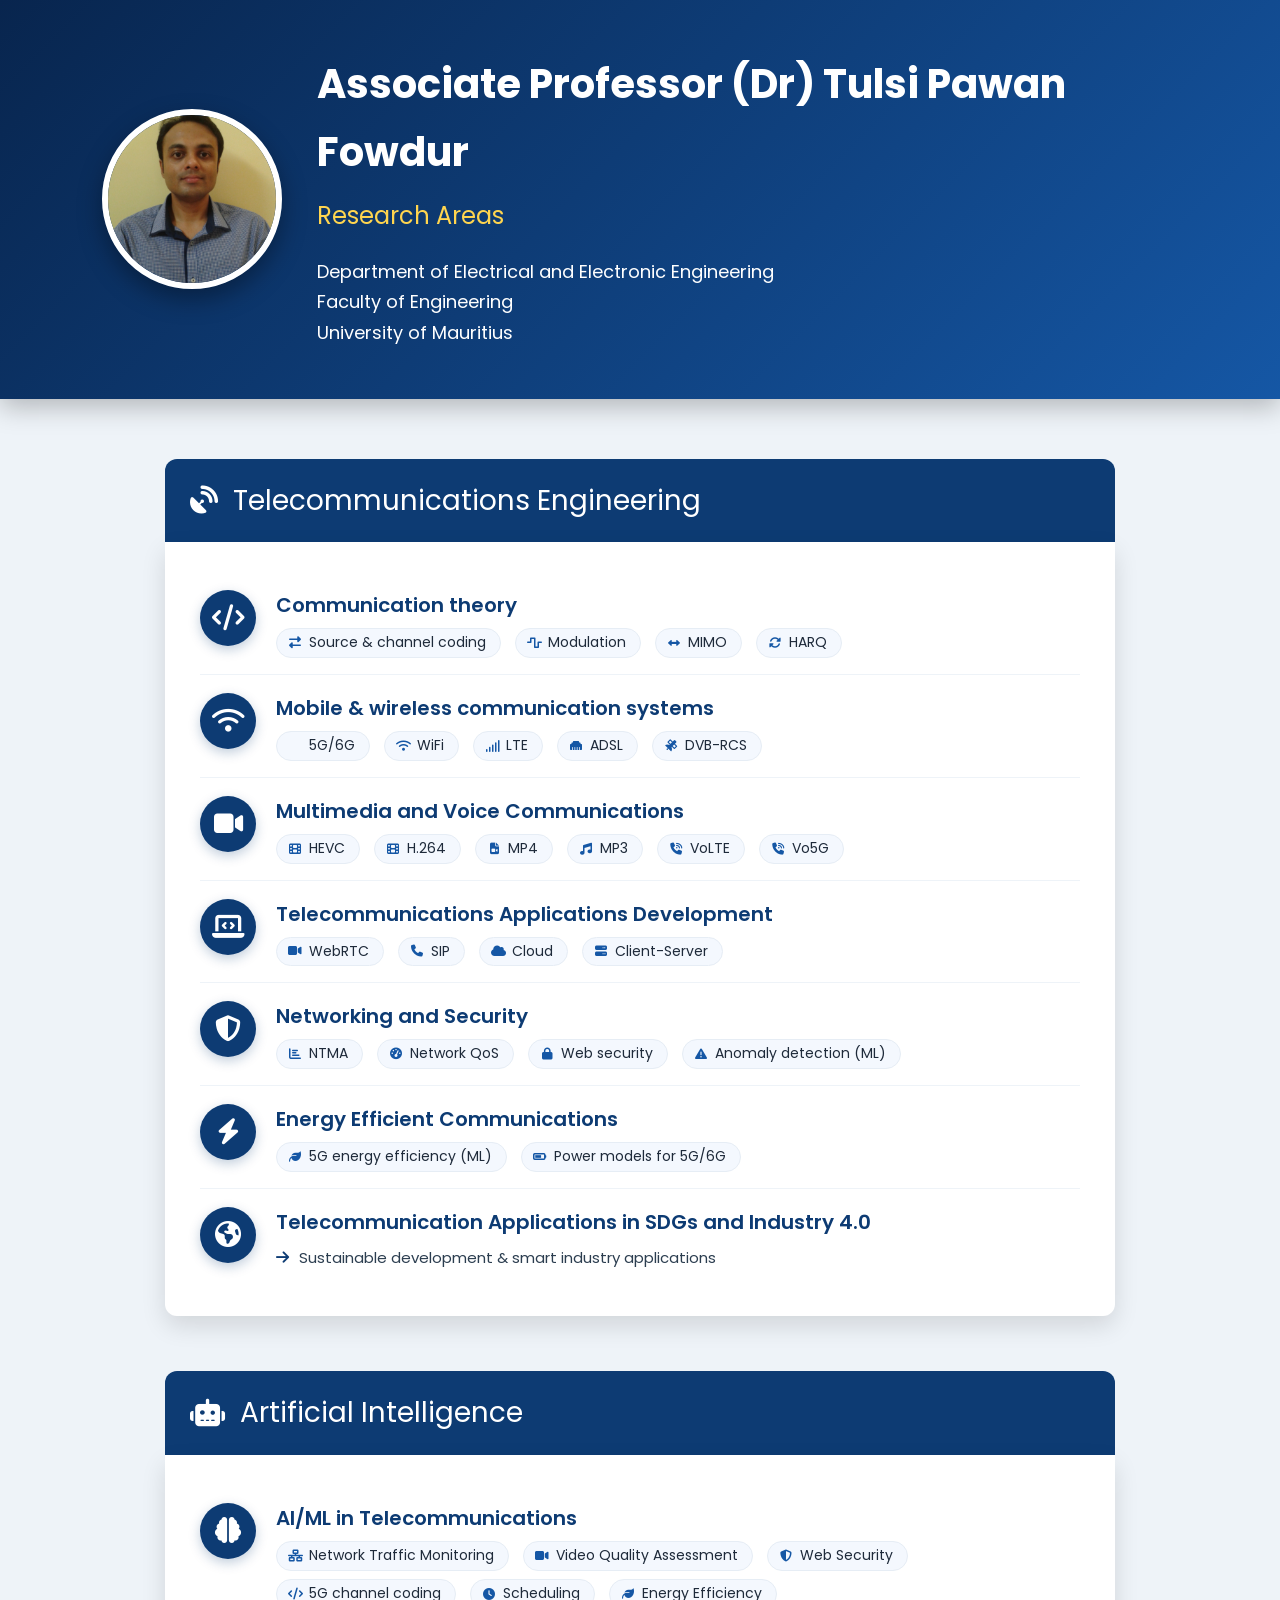
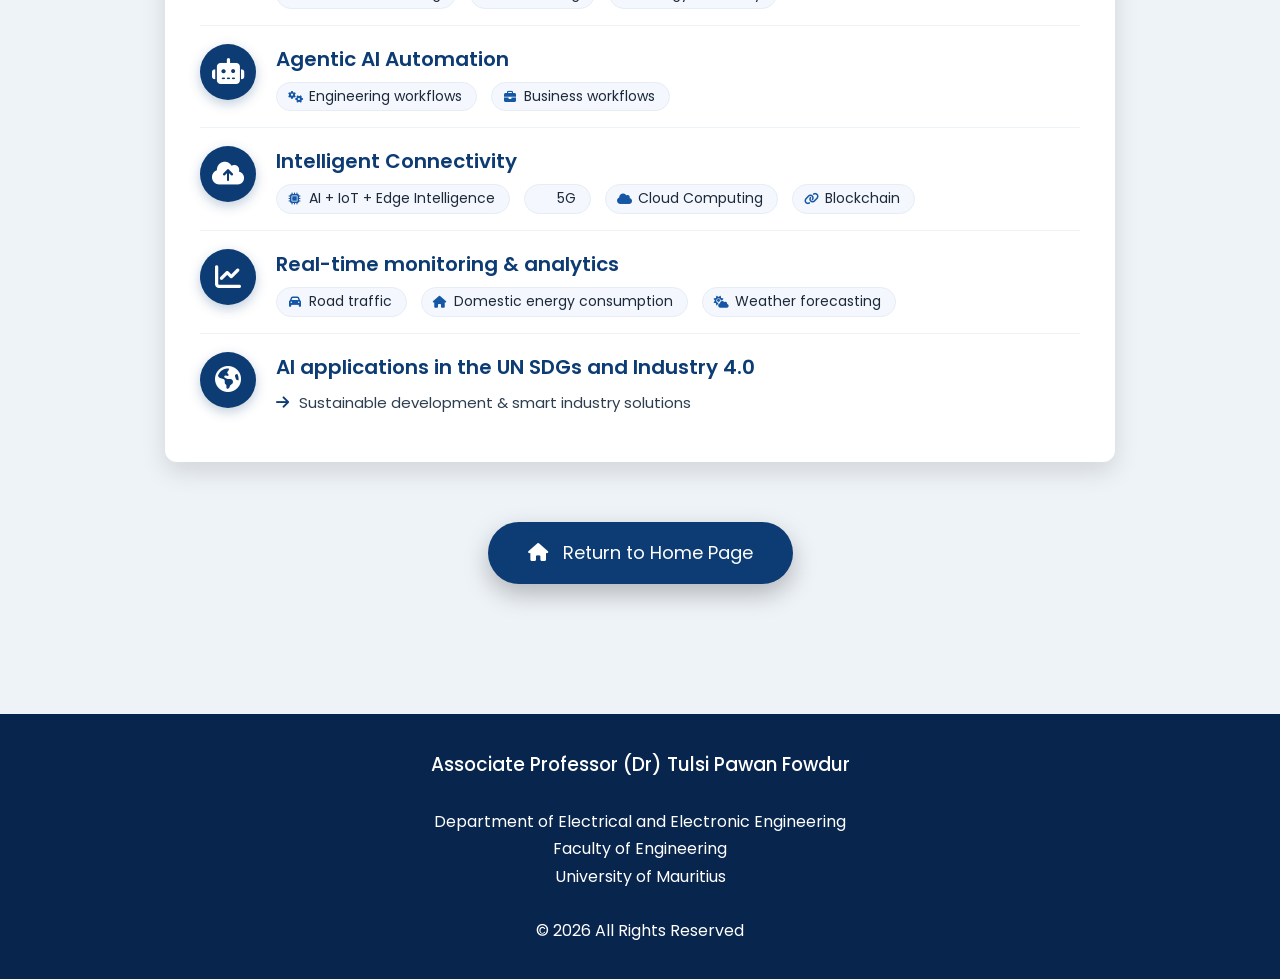
<file: RESEARCH-AREAS.html>
<!DOCTYPE html>
<html lang="en">
<head>
    <meta charset="UTF-8">
    <meta name="viewport" content="width=device-width, initial-scale=1.0">
    <title>Research Areas | Dr Tulsi Pawan Fowdur</title>
    <link rel="preconnect" href="https://fonts.googleapis.com">
    <link rel="preconnect" href="https://fonts.gstatic.com" crossorigin>
    <link href="https://fonts.googleapis.com/css2?family=Poppins:wght@300;400;500;600;700&display=swap" rel="stylesheet">
    <link rel="stylesheet" href="https://cdnjs.cloudflare.com/ajax/libs/font-awesome/6.5.2/css/all.min.css">
    <style>
        * {
            margin: 0;
            padding: 0;
            box-sizing: border-box;
        }
        body {
            font-family: 'Poppins', sans-serif;
            background: #eef3f8;
            color: #1e2a3a;
            line-height: 1.7;
        }
        header {
            background: linear-gradient(135deg, #08254e, #1557a5);
            color: white;
            padding: 50px 8%;
            box-shadow: 0 8px 25px rgba(0,0,0,.25);
        }
        .header-container {
            display: flex;
            align-items: center;
            gap: 35px;
            flex-wrap: wrap;
        }
        .header-container img {
            width: 180px;
            height: 180px;
            border-radius: 50%;
            border: 6px solid white;
            object-fit: cover;
            box-shadow: 0 10px 25px rgba(0,0,0,.35);
        }
        .header-text {
            flex: 1;
        }
        .header-text h1 {
            font-size: 40px;
            margin-bottom: 10px;
        }
        .header-text h2 {
            font-weight: 400;
            color: #FFD54F;
            margin-bottom: 20px;
        }
        .header-text p {
            font-size: 18px;
        }
        .container {
            max-width: 1000px;
            margin: auto;
            padding: 60px 25px;
        }

        .section {
            margin-bottom: 55px;
            animation: fadeUp .8s ease;
        }
        .section-title {
            background: #0d3b73;
            color: white;
            padding: 18px 25px;
            font-size: 28px;
            border-radius: 12px 12px 0 0;
            display: flex;
            align-items: center;
            gap: 15px;
        }
        .card {
            background: white;
            padding: 30px 35px;
            border-radius: 0 0 12px 12px;
            box-shadow: 0 10px 25px rgba(0,0,0,.12);
        }

        /* main theme item - single column */
        .theme-block {
            display: flex;
            align-items: flex-start;
            gap: 20px;
            padding: 16px 0;
            border-bottom: 1px solid #eef3f8;
        }
        .theme-block:last-child {
            border-bottom: none;
        }

        .theme-icon-large {
            flex: 0 0 56px;
            width: 56px;
            height: 56px;
            background: #0d3b73;
            color: white;
            border-radius: 50%;
            display: flex;
            align-items: center;
            justify-content: center;
            font-size: 26px;
            box-shadow: 0 4px 12px rgba(13,59,115,.25);
            margin-top: 2px;
        }

        .theme-content {
            flex: 1;
        }
        .theme-content .theme-name {
            font-size: 20px;
            font-weight: 600;
            color: #0d3b73;
            display: block;
            margin-bottom: 6px;
        }

        .sub-themes {
            display: flex;
            flex-wrap: wrap;
            gap: 8px 14px;
            margin-top: 4px;
        }
        .sub-themes .sub-item {
            display: inline-flex;
            align-items: center;
            gap: 6px;
            background: #f4f8fe;
            padding: 2px 14px 2px 10px;
            border-radius: 30px;
            font-size: 14px;
            color: #1e2a3a;
            border: 1px solid #e6edf5;
        }
        .sub-themes .sub-item i {
            color: #1557a5;
            font-size: 12px;
            width: 16px;
            text-align: center;
        }

        /* for themes without sub-items (e.g. SDGs) */
        .theme-content .no-sub {
            font-size: 15px;
            color: #2c3e50;
            margin-top: 4px;
        }

        @keyframes fadeUp {
            from { opacity: 0; transform: translateY(40px); }
            to { opacity: 1; transform: translateY(0); }
        }

        .home-btn-wrap {
            text-align: center;
            margin-top: 60px;
        }
        .home-btn {
            display: inline-block;
            background: #0d3b73;
            color: white;
            padding: 16px 40px;
            font-size: 18px;
            text-decoration: none;
            border-radius: 40px;
            transition: .35s;
            box-shadow: 0 10px 25px rgba(0,0,0,.25);
        }
        .home-btn:hover {
            background: #1557a5;
            transform: translateY(-4px);
        }

        footer {
            margin-top: 70px;
            background: #08254e;
            color: white;
            text-align: center;
            padding: 35px;
        }
        footer h3 {
            font-weight: 500;
        }

        @media (max-width: 700px) {
            .header-container { flex-direction: column; text-align: center; }
            .card { padding: 20px; }
            .theme-block { gap: 14px; }
            .theme-icon-large { flex: 0 0 48px; width: 48px; height: 48px; font-size: 22px; }
            .theme-content .theme-name { font-size: 18px; }
            .sub-themes { gap: 6px 10px; }
        }
    </style>
</head>
<body>
    <header>
        <div class="header-container">
            <img src="Dr-T.P.Fowdur-Picture.jpg" alt="Dr Tulsi Pawan Fowdur">
            <div class="header-text">
                <h1>Associate Professor (Dr) Tulsi Pawan Fowdur</h1>
                <h2>Research Areas</h2>
                <p>Department of Electrical and Electronic Engineering<br>Faculty of Engineering<br>University of Mauritius</p>
            </div>
        </div>
    </header>

    <div class="container">

        <!-- ============ TELECOMMUNICATIONS ENGINEERING ============ -->
        <section class="section">
            <div class="section-title">
                <i class="fas fa-satellite-dish"></i> Telecommunications Engineering
            </div>
            <div class="card">

                <!-- 1. Communication theory -->
                <div class="theme-block">
                    <div class="theme-icon-large"><i class="fas fa-code"></i></div>
                    <div class="theme-content">
                        <span class="theme-name">Communication theory</span>
                        <div class="sub-themes">
                            <span class="sub-item"><i class="fas fa-exchange-alt"></i> Source &amp; channel coding</span>
                            <span class="sub-item"><i class="fas fa-wave-square"></i> Modulation</span>
                            <span class="sub-item"><i class="fas fa-arrows-alt-h"></i> MIMO</span>
                            <span class="sub-item"><i class="fas fa-sync-alt"></i> HARQ</span>
                        </div>
                    </div>
                </div>

                <!-- 2. Mobile & wireless communication systems -->
                <div class="theme-block">
                    <div class="theme-icon-large"><i class="fas fa-wifi"></i></div>
                    <div class="theme-content">
                        <span class="theme-name">Mobile &amp; wireless communication systems</span>
                        <div class="sub-themes">
                            <span class="sub-item"><i class="fas fa-5g"></i> 5G/6G</span>
                            <span class="sub-item"><i class="fas fa-wifi"></i> WiFi</span>
                            <span class="sub-item"><i class="fas fa-signal"></i> LTE</span>
                            <span class="sub-item"><i class="fas fa-ethernet"></i> ADSL</span>
                            <span class="sub-item"><i class="fas fa-satellite"></i> DVB-RCS</span>
                        </div>
                    </div>
                </div>

                <!-- 3. Multimedia and Voice Communications -->
                <div class="theme-block">
                    <div class="theme-icon-large"><i class="fas fa-video"></i></div>
                    <div class="theme-content">
                        <span class="theme-name">Multimedia and Voice Communications</span>
                        <div class="sub-themes">
                            <span class="sub-item"><i class="fas fa-film"></i> HEVC</span>
                            <span class="sub-item"><i class="fas fa-film"></i> H.264</span>
                            <span class="sub-item"><i class="fas fa-file-video"></i> MP4</span>
                            <span class="sub-item"><i class="fas fa-music"></i> MP3</span>
                            <span class="sub-item"><i class="fas fa-phone-volume"></i> VoLTE</span>
                            <span class="sub-item"><i class="fas fa-phone-volume"></i> Vo5G</span>
                        </div>
                    </div>
                </div>

                <!-- 4. Telecommunications Applications Development -->
                <div class="theme-block">
                    <div class="theme-icon-large"><i class="fas fa-laptop-code"></i></div>
                    <div class="theme-content">
                        <span class="theme-name">Telecommunications Applications Development</span>
                        <div class="sub-themes">
                            <span class="sub-item"><i class="fas fa-video"></i> WebRTC</span>
                            <span class="sub-item"><i class="fas fa-phone"></i> SIP</span>
                            <span class="sub-item"><i class="fas fa-cloud"></i> Cloud</span>
                            <span class="sub-item"><i class="fas fa-server"></i> Client-Server</span>
                        </div>
                    </div>
                </div>

                <!-- 5. Networking and Security -->
                <div class="theme-block">
                    <div class="theme-icon-large"><i class="fas fa-shield-alt"></i></div>
                    <div class="theme-content">
                        <span class="theme-name">Networking and Security</span>
                        <div class="sub-themes">
                            <span class="sub-item"><i class="fas fa-chart-bar"></i> NTMA</span>
                            <span class="sub-item"><i class="fas fa-tachometer-alt"></i> Network QoS</span>
                            <span class="sub-item"><i class="fas fa-lock"></i> Web security</span>
                            <span class="sub-item"><i class="fas fa-exclamation-triangle"></i> Anomaly detection (ML)</span>
                        </div>
                    </div>
                </div>

                <!-- 6. Energy Efficient Communications -->
                <div class="theme-block">
                    <div class="theme-icon-large"><i class="fas fa-bolt"></i></div>
                    <div class="theme-content">
                        <span class="theme-name">Energy Efficient Communications</span>
                        <div class="sub-themes">
                            <span class="sub-item"><i class="fas fa-leaf"></i> 5G energy efficiency (ML)</span>
                            <span class="sub-item"><i class="fas fa-battery-three-quarters"></i> Power models for 5G/6G</span>
                        </div>
                    </div>
                </div>

                <!-- 7. Telecommunication Applications in SDGs and Industry 4.0 (no sub-items) -->
                <div class="theme-block">
                    <div class="theme-icon-large"><i class="fas fa-globe-americas"></i></div>
                    <div class="theme-content">
                        <span class="theme-name">Telecommunication Applications in SDGs and Industry 4.0</span>
                        <div class="no-sub"><i class="fas fa-arrow-right" style="color:#0d3b73;margin-right:6px;"></i> Sustainable development &amp; smart industry applications</div>
                    </div>
                </div>

            </div>
        </section>

        <!-- ============ ARTIFICIAL INTELLIGENCE ============ -->
        <section class="section">
            <div class="section-title">
                <i class="fas fa-robot"></i> Artificial Intelligence
            </div>
            <div class="card">

                <!-- 1. AI/ML in Telecommunications -->
                <div class="theme-block">
                    <div class="theme-icon-large"><i class="fas fa-brain"></i></div>
                    <div class="theme-content">
                        <span class="theme-name">AI/ML in Telecommunications</span>
                        <div class="sub-themes">
                            <span class="sub-item"><i class="fas fa-network-wired"></i> Network Traffic Monitoring</span>
                            <span class="sub-item"><i class="fas fa-video"></i> Video Quality Assessment</span>
                            <span class="sub-item"><i class="fas fa-shield-alt"></i> Web Security</span>
                            <span class="sub-item"><i class="fas fa-code"></i> 5G channel coding</span>
                            <span class="sub-item"><i class="fas fa-clock"></i> Scheduling</span>
                            <span class="sub-item"><i class="fas fa-leaf"></i> Energy Efficiency</span>
                        </div>
                    </div>
                </div>

                <!-- 2. Agentic AI Automation -->
                <div class="theme-block">
                    <div class="theme-icon-large"><i class="fas fa-robot"></i></div>
                    <div class="theme-content">
                        <span class="theme-name">Agentic AI Automation</span>
                        <div class="sub-themes">
                            <span class="sub-item"><i class="fas fa-cogs"></i> Engineering workflows</span>
                            <span class="sub-item"><i class="fas fa-briefcase"></i> Business workflows</span>
                        </div>
                    </div>
                </div>

                <!-- 3. Intelligent Connectivity -->
                <div class="theme-block">
                    <div class="theme-icon-large"><i class="fas fa-cloud-upload-alt"></i></div>
                    <div class="theme-content">
                        <span class="theme-name">Intelligent Connectivity</span>
                        <div class="sub-themes">
                            <span class="sub-item"><i class="fas fa-microchip"></i>AI + IoT + Edge Intelligence</span>
                            <span class="sub-item"><i class="fas fa-5g"></i> 5G</span>
                            <span class="sub-item"><i class="fas fa-cloud"></i> Cloud Computing</span>
                            <span class="sub-item"><i class="fas fa-link"></i> Blockchain</span>
                        </div>
                    </div>
                </div>

                <!-- 4. Real-time monitoring & analytics -->
                <div class="theme-block">
                    <div class="theme-icon-large"><i class="fas fa-chart-line"></i></div>
                    <div class="theme-content">
                        <span class="theme-name">Real-time monitoring &amp; analytics</span>
                        <div class="sub-themes">
                            <span class="sub-item"><i class="fas fa-car"></i> Road traffic</span>
                            <span class="sub-item"><i class="fas fa-home"></i> Domestic energy consumption</span>
                            <span class="sub-item"><i class="fas fa-cloud-sun"></i> Weather forecasting</span>
                        </div>
                    </div>
                </div>

                <!-- 5. AI applications in UN SDGs and Industry 4.0 (no sub-items) -->
                <div class="theme-block">
                    <div class="theme-icon-large"><i class="fas fa-globe-americas"></i></div>
                    <div class="theme-content">
                        <span class="theme-name">AI applications in the UN SDGs and Industry 4.0</span>
                        <div class="no-sub"><i class="fas fa-arrow-right" style="color:#0d3b73;margin-right:6px;"></i> Sustainable development &amp; smart industry solutions</div>
                    </div>
                </div>

            </div>
        </section>

        <!-- HOME BUTTON -->
        <div class="home-btn-wrap">
            <a href="index.html" class="home-btn"><i class="fas fa-house"></i> &nbsp; Return to Home Page</a>
        </div>

    </div> <!-- end container -->

    <footer>
        <h3>Associate Professor (Dr) Tulsi Pawan Fowdur</h3>
        <br>Department of Electrical and Electronic Engineering<br>Faculty of Engineering<br>University of Mauritius
        <br><br>© 2026 All Rights Reserved
    </footer>

    <script>
        // fade-in on scroll
        const observer = new IntersectionObserver((entries) => {
            entries.forEach(entry => {
                if (entry.isIntersecting) {
                    entry.target.animate([
                        { opacity: 0, transform: "translateY(40px)" },
                        { opacity: 1, transform: "translateY(0px)" }
                    ], { duration: 700, fill: "forwards" });
                }
            });
        }, { threshold: 0.15 });
        document.querySelectorAll(".section").forEach(s => observer.observe(s));

        // scroll-to-top button
        const btn = document.createElement("button");
        btn.innerHTML = "<i class='fas fa-arrow-up'></i>";
        btn.style.position = "fixed";
        btn.style.bottom = "25px";
        btn.style.right = "25px";
        btn.style.width = "55px";
        btn.style.height = "55px";
        btn.style.borderRadius = "50%";
        btn.style.border = "none";
        btn.style.background = "#0d3b73";
        btn.style.color = "white";
        btn.style.fontSize = "20px";
        btn.style.cursor = "pointer";
        btn.style.display = "none";
        btn.style.boxShadow = "0 8px 20px rgba(0,0,0,.3)";
        btn.style.transition = ".3s";
        document.body.appendChild(btn);
        window.addEventListener("scroll", () => {
            btn.style.display = window.scrollY > 300 ? "block" : "none";
        });
        btn.onclick = () => {
            window.scrollTo({ top: 0, behavior: "smooth" });
        };
    </script>

</body>
</html>
</file>
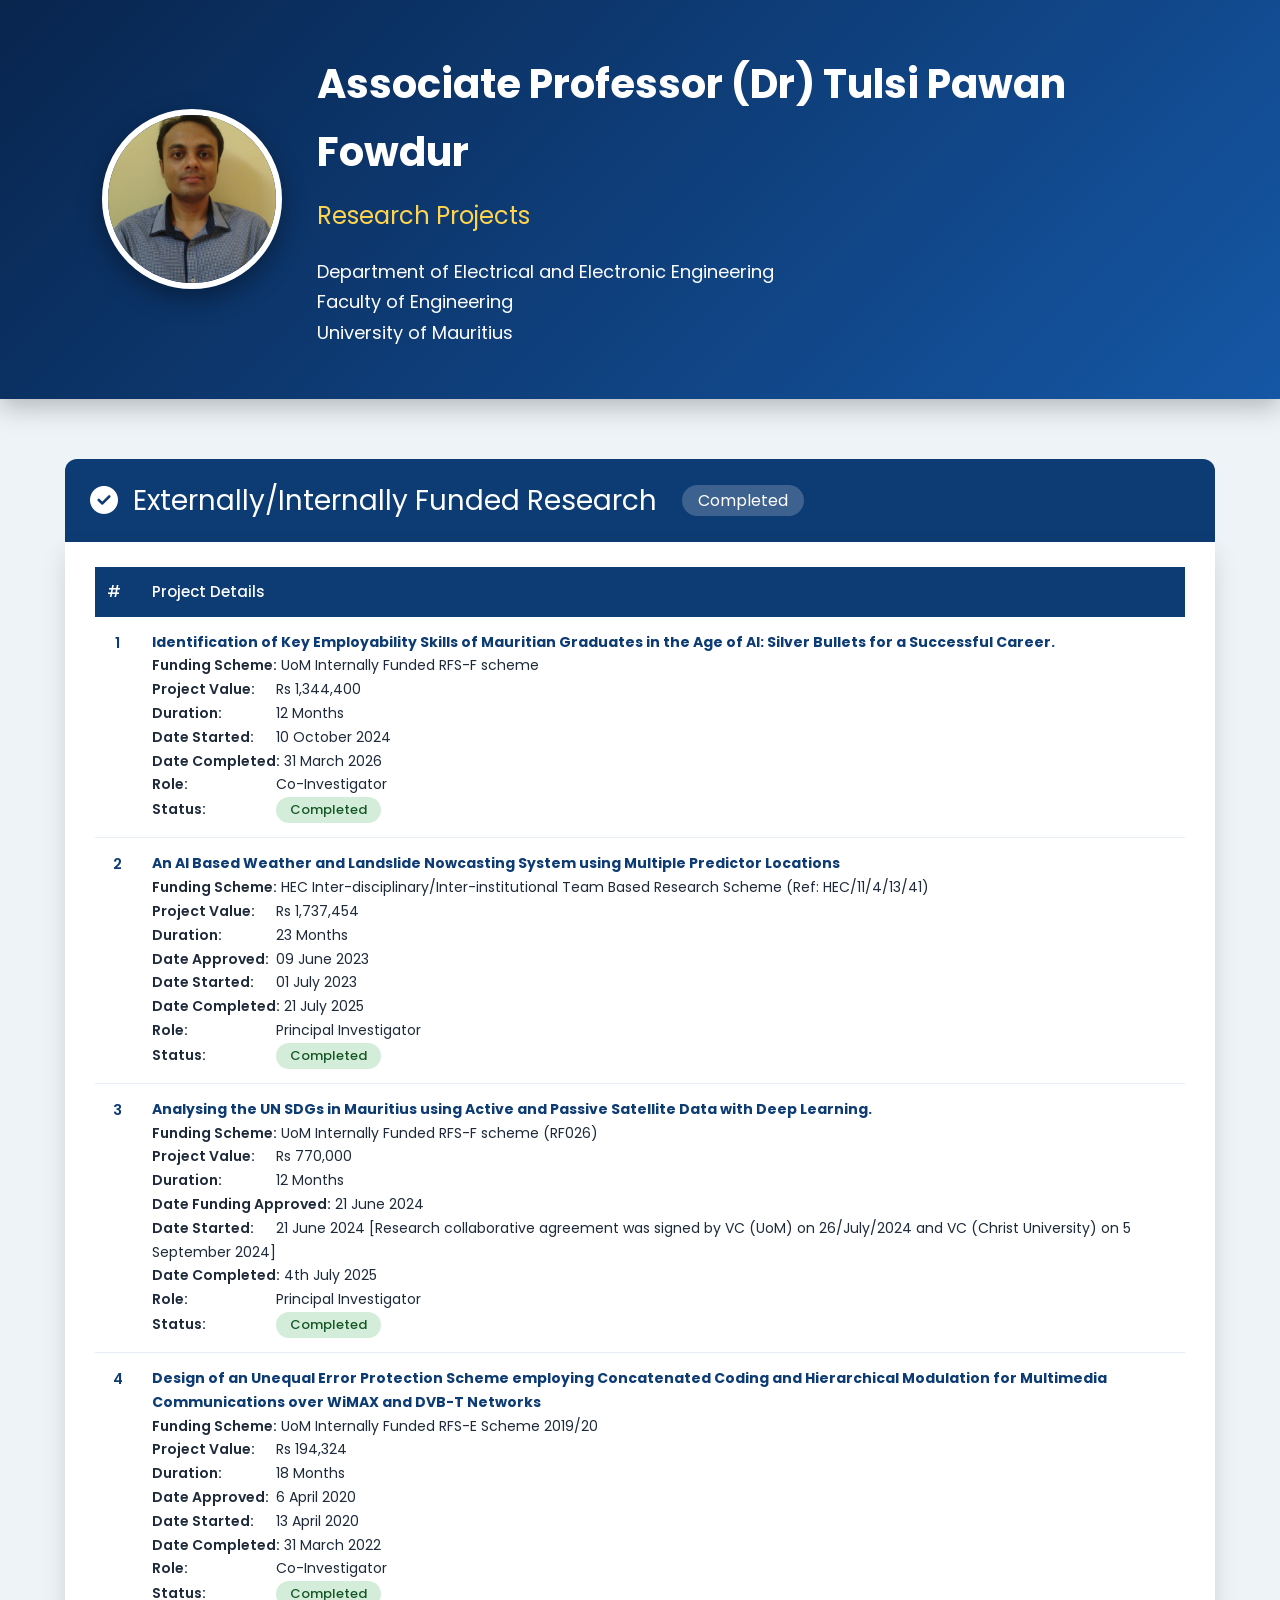
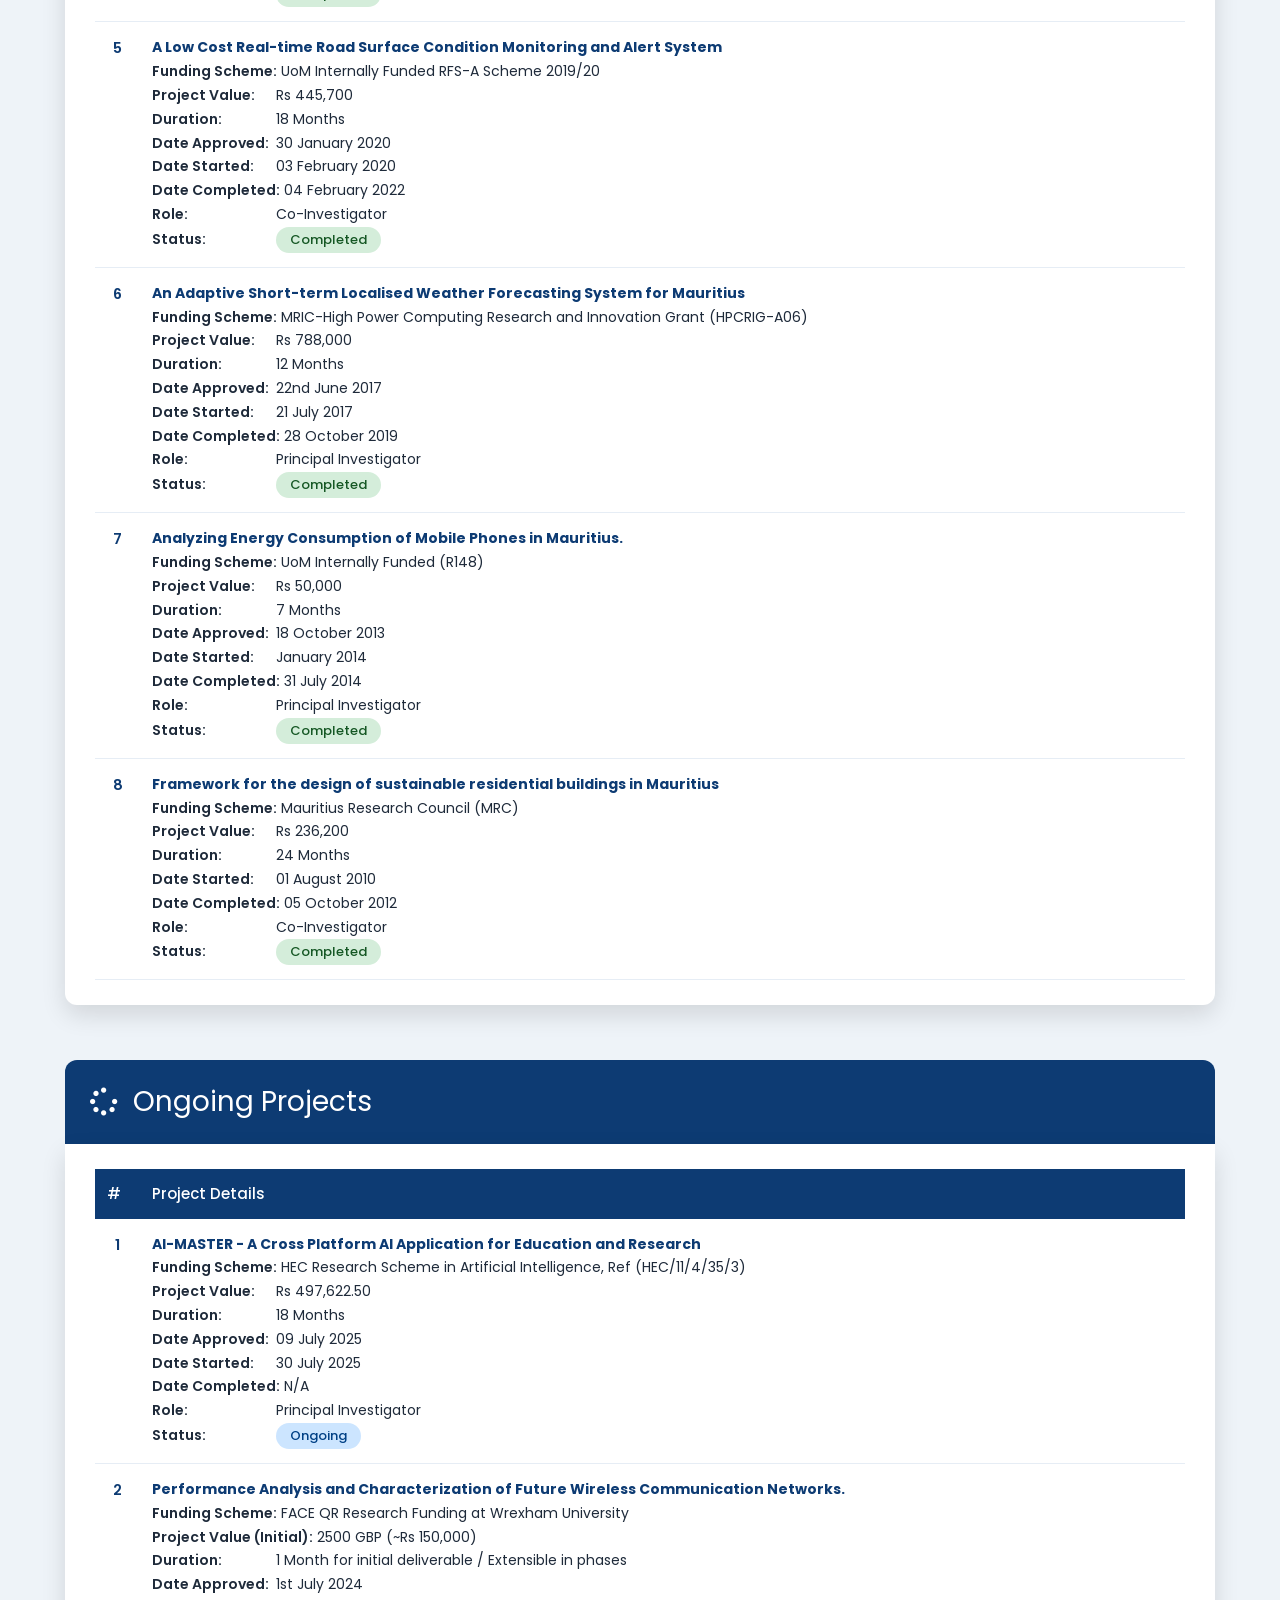
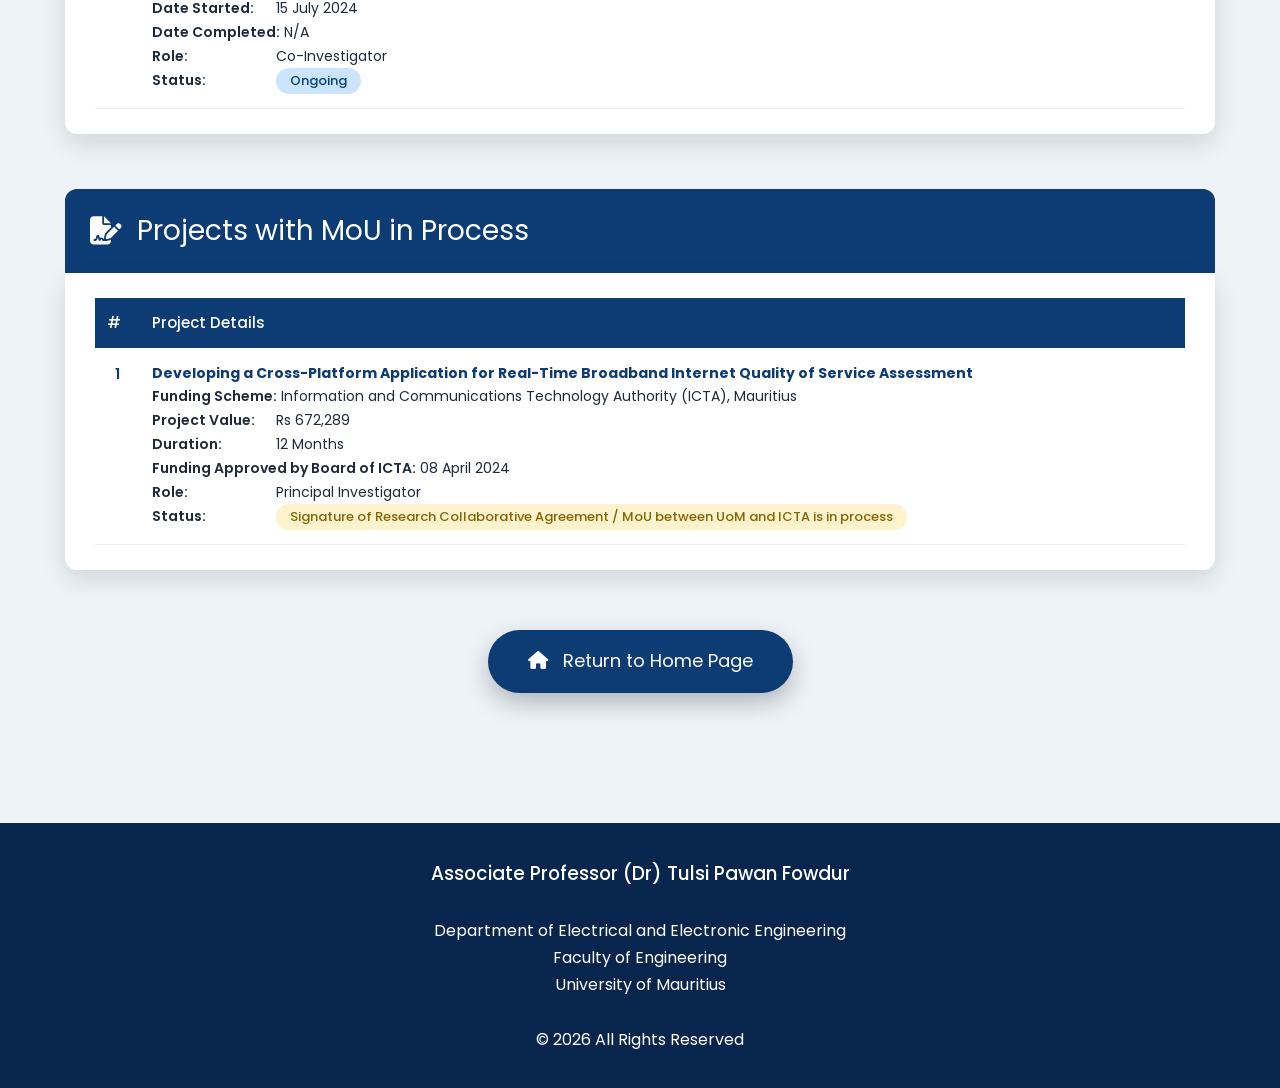
<file: RESEARCH-PROJECTS.html>
<!DOCTYPE html>
<html lang="en">
<head>
    <meta charset="UTF-8">
    <meta name="viewport" content="width=device-width, initial-scale=1.0">
    <title>Research Projects | Dr Tulsi Pawan Fowdur</title>
    <link rel="preconnect" href="https://fonts.googleapis.com">
    <link rel="preconnect" href="https://fonts.gstatic.com" crossorigin>
    <link href="https://fonts.googleapis.com/css2?family=Poppins:wght@300;400;500;600;700&display=swap" rel="stylesheet">
    <link rel="stylesheet" href="https://cdnjs.cloudflare.com/ajax/libs/font-awesome/6.5.2/css/all.min.css">
    <style>
        * {
            margin: 0;
            padding: 0;
            box-sizing: border-box;
        }
        body {
            font-family: 'Poppins', sans-serif;
            background: #eef3f8;
            color: #1e2a3a;
            line-height: 1.7;
        }
        header {
            background: linear-gradient(135deg, #08254e, #1557a5);
            color: white;
            padding: 50px 8%;
            box-shadow: 0 8px 25px rgba(0,0,0,.25);
        }
        .header-container {
            display: flex;
            align-items: center;
            gap: 35px;
            flex-wrap: wrap;
        }
        .header-container img {
            width: 180px;
            height: 180px;
            border-radius: 50%;
            border: 6px solid white;
            object-fit: cover;
            box-shadow: 0 10px 25px rgba(0,0,0,.35);
        }
        .header-text {
            flex: 1;
        }
        .header-text h1 {
            font-size: 40px;
            margin-bottom: 10px;
        }
        .header-text h2 {
            font-weight: 400;
            color: #FFD54F;
            margin-bottom: 20px;
        }
        .header-text p {
            font-size: 18px;
        }
        .container {
            max-width: 1200px;
            margin: auto;
            padding: 60px 25px;
        }
        .section {
            margin-bottom: 55px;
            animation: fadeUp .8s ease;
        }
        .section-title {
            background: #0d3b73;
            color: white;
            padding: 18px 25px;
            font-size: 28px;
            border-radius: 12px 12px 0 0;
            display: flex;
            align-items: center;
            gap: 15px;
        }
        .section-title .badge {
            font-size: 16px;
            font-weight: 400;
            background: rgba(255,255,255,0.2);
            padding: 2px 16px;
            border-radius: 30px;
            margin-left: 10px;
        }
        .card {
            background: white;
            padding: 25px 30px;
            border-radius: 0 0 12px 12px;
            box-shadow: 0 10px 25px rgba(0,0,0,.12);
            overflow-x: auto;
        }

        .project-table {
            width: 100%;
            border-collapse: collapse;
            font-size: 14.5px;
            min-width: 700px;
        }
        .project-table thead th {
            background: #0d3b73;
            color: white;
            padding: 12px 12px;
            text-align: left;
            font-weight: 500;
            font-size: 15px;
        }
        .project-table tbody td {
            padding: 14px 12px;
            border-bottom: 1px solid #e6edf5;
            vertical-align: top;
        }
        .project-table tbody tr:hover {
            background: #f4f8fe;
        }
        .project-table .num-col {
            width: 45px;
            text-align: center;
            font-weight: 600;
            color: #0d3b73;
            white-space: nowrap;
        }
        .project-table .content-col {
            font-size: 14px;
            line-height: 1.7;
        }
        .project-table .content-col strong {
            color: #0d3b73;
        }
        .project-table .content-col .label {
            font-weight: 600;
            color: #1e2a3a;
            display: inline-block;
            min-width: 120px;
        }
        .project-table .content-col .value {
            display: inline-block;
        }
        .project-table .status-completed {
            background: #d4edda;
            color: #155724;
            padding: 2px 14px;
            border-radius: 30px;
            font-size: 13px;
            font-weight: 500;
            display: inline-block;
        }
        .project-table .status-ongoing {
            background: #cce5ff;
            color: #004085;
            padding: 2px 14px;
            border-radius: 30px;
            font-size: 13px;
            font-weight: 500;
            display: inline-block;
        }
        .project-table .status-mou {
            background: #fff3cd;
            color: #856404;
            padding: 2px 14px;
            border-radius: 30px;
            font-size: 13px;
            font-weight: 500;
            display: inline-block;
        }

        .sub-section-title {
            font-size: 22px;
            font-weight: 600;
            color: #0d3b73;
            margin: 10px 0 15px 0;
            padding-bottom: 8px;
            border-bottom: 2px solid #e6edf5;
            display: flex;
            align-items: center;
            gap: 12px;
        }
        .sub-section-title i {
            color: #1557a5;
        }

        .home-btn-wrap {
            text-align: center;
            margin-top: 60px;
        }
        .home-btn {
            display: inline-block;
            background: #0d3b73;
            color: white;
            padding: 16px 40px;
            font-size: 18px;
            text-decoration: none;
            border-radius: 40px;
            transition: .35s;
            box-shadow: 0 10px 25px rgba(0,0,0,.25);
        }
        .home-btn:hover {
            background: #1557a5;
            transform: translateY(-4px);
        }

        footer {
            margin-top: 70px;
            background: #08254e;
            color: white;
            text-align: center;
            padding: 35px;
        }
        footer h3 {
            font-weight: 500;
        }

        @keyframes fadeUp {
            from { opacity: 0; transform: translateY(40px); }
            to { opacity: 1; transform: translateY(0); }
        }

        @media (max-width: 700px) {
            .header-container { flex-direction: column; text-align: center; }
            .card { padding: 15px; }
            .project-table { font-size: 13px; min-width: 500px; }
            .project-table thead th { font-size: 13px; padding: 8px; }
            .project-table tbody td { padding: 10px 8px; }
            .project-table .content-col .label { min-width: 90px; }
        }
    </style>
</head>
<body>
    <header>
        <div class="header-container">
            <img src="Dr-T.P.Fowdur-Picture.jpg" alt="Dr Tulsi Pawan Fowdur">
            <div class="header-text">
                <h1>Associate Professor (Dr) Tulsi Pawan Fowdur</h1>
                <h2>Research Projects</h2>
                <p>Department of Electrical and Electronic Engineering<br>Faculty of Engineering<br>University of Mauritius</p>
            </div>
        </div>
    </header>

    <div class="container">

        <!-- ========================================================= -->
        <!-- COMPLETED PROJECTS -->
        <!-- ========================================================= -->
        <section class="section">
            <div class="section-title">
                <i class="fas fa-check-circle"></i> Externally/Internally Funded Research
                <span class="badge">Completed</span>
            </div>
            <div class="card">
                <table class="project-table">
                    <thead>
                        <tr><th>#</th><th>Project Details</th></tr>
                    </thead>
                    <tbody>
                        <tr>
                            <td class="num-col">1</td>
                            <td class="content-col">
                                <strong>Identification of Key Employability Skills of Mauritian Graduates in the Age of AI: Silver Bullets for a Successful Career.</strong><br>
                                <span class="label">Funding Scheme:</span> UoM Internally Funded RFS-F scheme<br>
                                <span class="label">Project Value:</span> Rs 1,344,400<br>
                                <span class="label">Duration:</span> 12 Months<br>
                                <span class="label">Date Started:</span> 10 October 2024<br>
                                <span class="label">Date Completed:</span> 31 March 2026<br>
                                <span class="label">Role:</span> Co-Investigator<br>
                                <span class="label">Status:</span> <span class="status-completed">Completed</span>
                            </td>
                        </tr>
                        <tr>
                            <td class="num-col">2</td>
                            <td class="content-col">
                                <strong>An AI Based Weather and Landslide Nowcasting System using Multiple Predictor Locations</strong><br>
                                <span class="label">Funding Scheme:</span> HEC Inter-disciplinary/Inter-institutional Team Based Research Scheme (Ref: HEC/11/4/13/41)<br>
                                <span class="label">Project Value:</span> Rs 1,737,454<br>
                                <span class="label">Duration:</span> 23 Months<br>
                                <span class="label">Date Approved:</span> 09 June 2023<br>
                                <span class="label">Date Started:</span> 01 July 2023<br>
                                <span class="label">Date Completed:</span> 21 July 2025<br>
                                <span class="label">Role:</span> Principal Investigator<br>
                                <span class="label">Status:</span> <span class="status-completed">Completed</span>
                            </td>
                        </tr>
                        <tr>
                            <td class="num-col">3</td>
                            <td class="content-col">
                                <strong>Analysing the UN SDGs in Mauritius using Active and Passive Satellite Data with Deep Learning.</strong><br>
                                <span class="label">Funding Scheme:</span> UoM Internally Funded RFS-F scheme (RF026)<br>
                                <span class="label">Project Value:</span> Rs 770,000<br>
                                <span class="label">Duration:</span> 12 Months<br>
                                <span class="label">Date Funding Approved:</span> 21 June 2024<br>
                                <span class="label">Date Started:</span> 21 June 2024 [Research collaborative agreement was signed by VC (UoM) on 26/July/2024 and VC (Christ University) on 5 September 2024]<br>
                                <span class="label">Date Completed:</span> 4th July 2025<br>
                                <span class="label">Role:</span> Principal Investigator<br>
                                <span class="label">Status:</span> <span class="status-completed">Completed</span>
                            </td>
                        </tr>
                        <tr>
                            <td class="num-col">4</td>
                            <td class="content-col">
                                <strong>Design of an Unequal Error Protection Scheme employing Concatenated Coding and Hierarchical Modulation for Multimedia Communications over WiMAX and DVB-T Networks</strong><br>
                                <span class="label">Funding Scheme:</span> UoM Internally Funded RFS-E Scheme 2019/20<br>
                                <span class="label">Project Value:</span> Rs 194,324<br>
                                <span class="label">Duration:</span> 18 Months<br>
                                <span class="label">Date Approved:</span> 6 April 2020<br>
                                <span class="label">Date Started:</span> 13 April 2020<br>
                                <span class="label">Date Completed:</span> 31 March 2022<br>
                                <span class="label">Role:</span> Co-Investigator<br>
                                <span class="label">Status:</span> <span class="status-completed">Completed</span>
                            </td>
                        </tr>
                        <tr>
                            <td class="num-col">5</td>
                            <td class="content-col">
                                <strong>A Low Cost Real-time Road Surface Condition Monitoring and Alert System</strong><br>
                                <span class="label">Funding Scheme:</span> UoM Internally Funded RFS-A Scheme 2019/20<br>
                                <span class="label">Project Value:</span> Rs 445,700<br>
                                <span class="label">Duration:</span> 18 Months<br>
                                <span class="label">Date Approved:</span> 30 January 2020<br>
                                <span class="label">Date Started:</span> 03 February 2020<br>
                                <span class="label">Date Completed:</span> 04 February 2022<br>
                                <span class="label">Role:</span> Co-Investigator<br>
                                <span class="label">Status:</span> <span class="status-completed">Completed</span>
                            </td>
                        </tr>
                        <tr>
                            <td class="num-col">6</td>
                            <td class="content-col">
                                <strong>An Adaptive Short-term Localised Weather Forecasting System for Mauritius</strong><br>
                                <span class="label">Funding Scheme:</span> MRIC-High Power Computing Research and Innovation Grant (HPCRIG-A06)<br>
                                <span class="label">Project Value:</span> Rs 788,000<br>
                                <span class="label">Duration:</span> 12 Months<br>
                                <span class="label">Date Approved:</span> 22nd June 2017<br>
                                <span class="label">Date Started:</span> 21 July 2017<br>
                                <span class="label">Date Completed:</span> 28 October 2019<br>
                                <span class="label">Role:</span> Principal Investigator<br>
                                <span class="label">Status:</span> <span class="status-completed">Completed</span>
                            </td>
                        </tr>
                        <tr>
                            <td class="num-col">7</td>
                            <td class="content-col">
                                <strong>Analyzing Energy Consumption of Mobile Phones in Mauritius.</strong><br>
                                <span class="label">Funding Scheme:</span> UoM Internally Funded (R148)<br>
                                <span class="label">Project Value:</span> Rs 50,000<br>
                                <span class="label">Duration:</span> 7 Months<br>
                                <span class="label">Date Approved:</span> 18 October 2013<br>
                                <span class="label">Date Started:</span> January 2014<br>
                                <span class="label">Date Completed:</span> 31 July 2014<br>
                                <span class="label">Role:</span> Principal Investigator<br>
                                <span class="label">Status:</span> <span class="status-completed">Completed</span>
                            </td>
                        </tr>
                        <tr>
                            <td class="num-col">8</td>
                            <td class="content-col">
                                <strong>Framework for the design of sustainable residential buildings in Mauritius</strong><br>
                                <span class="label">Funding Scheme:</span> Mauritius Research Council (MRC)<br>
                                <span class="label">Project Value:</span> Rs 236,200<br>
                                <span class="label">Duration:</span> 24 Months<br>
                                <span class="label">Date Started:</span> 01 August 2010<br>
                                <span class="label">Date Completed:</span> 05 October 2012<br>
                                <span class="label">Role:</span> Co-Investigator<br>
                                <span class="label">Status:</span> <span class="status-completed">Completed</span>
                            </td>
                        </tr>
                    </tbody>
                </table>
            </div>
        </section>

        <!-- ========================================================= -->
        <!-- ONGOING PROJECTS -->
        <!-- ========================================================= -->
        <section class="section">
            <div class="section-title">
                <i class="fas fa-spinner"></i> Ongoing Projects
            </div>
            <div class="card">
                <table class="project-table">
                    <thead>
                        <tr><th>#</th><th>Project Details</th></tr>
                    </thead>
                    <tbody>
                        <tr>
                            <td class="num-col">1</td>
                            <td class="content-col">
                                <strong>AI-MASTER - A Cross Platform AI Application for Education and Research</strong><br>
                                <span class="label">Funding Scheme:</span> HEC Research Scheme in Artificial Intelligence, Ref (HEC/11/4/35/3)<br>
                                <span class="label">Project Value:</span> Rs 497,622.50<br>
                                <span class="label">Duration:</span> 18 Months<br>
                                <span class="label">Date Approved:</span> 09 July 2025<br>
                                <span class="label">Date Started:</span> 30 July 2025<br>
                                <span class="label">Date Completed:</span> N/A<br>
                                <span class="label">Role:</span> Principal Investigator<br>
                                <span class="label">Status:</span> <span class="status-ongoing">Ongoing</span>
                            </td>
                        </tr>
                        <tr>
                            <td class="num-col">2</td>
                            <td class="content-col">
                                <strong>Performance Analysis and Characterization of Future Wireless Communication Networks.</strong><br>
                                <span class="label">Funding Scheme:</span> FACE QR Research Funding at Wrexham University<br>
                                <span class="label">Project Value (Initial):</span> 2500 GBP (~Rs 150,000)<br>
                                <span class="label">Duration:</span> 1 Month for initial deliverable / Extensible in phases<br>
                                <span class="label">Date Approved:</span> 1st July 2024<br>
                                <span class="label">Date Started:</span> 15 July 2024<br>
                                <span class="label">Date Completed:</span> N/A<br>
                                <span class="label">Role:</span> Co-Investigator<br>
                                <span class="label">Status:</span> <span class="status-ongoing">Ongoing</span>
                            </td>
                        </tr>
                    </tbody>
                </table>
            </div>
        </section>

        <!-- ========================================================= -->
        <!-- PROJECTS WITH MoU IN PROCESS -->
        <!-- ========================================================= -->
        <section class="section">
            <div class="section-title">
                <i class="fas fa-file-signature"></i> Projects with MoU in Process
            </div>
            <div class="card">
                <table class="project-table">
                    <thead>
                        <tr><th>#</th><th>Project Details</th></tr>
                    </thead>
                    <tbody>
                        <tr>
                            <td class="num-col">1</td>
                            <td class="content-col">
                                <strong>Developing a Cross-Platform Application for Real-Time Broadband Internet Quality of Service Assessment</strong><br>
                                <span class="label">Funding Scheme:</span> Information and Communications Technology Authority (ICTA), Mauritius<br>
                                <span class="label">Project Value:</span> Rs 672,289<br>
                                <span class="label">Duration:</span> 12 Months<br>
                                <span class="label">Funding Approved by Board of ICTA:</span> 08 April 2024<br>
                                <span class="label">Role:</span> Principal Investigator<br>
                                <span class="label">Status:</span> <span class="status-mou">Signature of Research Collaborative Agreement / MoU between UoM and ICTA is in process</span>
                            </td>
                        </tr>
                    </tbody>
                </table>
            </div>
        </section>

        <!-- HOME BUTTON -->
        <div class="home-btn-wrap">
            <a href="index.html" class="home-btn"><i class="fas fa-house"></i> &nbsp; Return to Home Page</a>
        </div>

    </div> <!-- end container -->

    <footer>
        <h3>Associate Professor (Dr) Tulsi Pawan Fowdur</h3>
        <br>Department of Electrical and Electronic Engineering<br>Faculty of Engineering<br>University of Mauritius
        <br><br>© 2026 All Rights Reserved
    </footer>

    <script>
        // fade-in on scroll
        const observer = new IntersectionObserver((entries) => {
            entries.forEach(entry => {
                if (entry.isIntersecting) {
                    entry.target.animate([
                        { opacity: 0, transform: "translateY(40px)" },
                        { opacity: 1, transform: "translateY(0px)" }
                    ], { duration: 700, fill: "forwards" });
                }
            });
        }, { threshold: 0.15 });
        document.querySelectorAll(".section").forEach(s => observer.observe(s));

        // scroll-to-top button
        const btn = document.createElement("button");
        btn.innerHTML = "<i class='fas fa-arrow-up'></i>";
        btn.style.position = "fixed";
        btn.style.bottom = "25px";
        btn.style.right = "25px";
        btn.style.width = "55px";
        btn.style.height = "55px";
        btn.style.borderRadius = "50%";
        btn.style.border = "none";
        btn.style.background = "#0d3b73";
        btn.style.color = "white";
        btn.style.fontSize = "20px";
        btn.style.cursor = "pointer";
        btn.style.display = "none";
        btn.style.boxShadow = "0 8px 20px rgba(0,0,0,.3)";
        btn.style.transition = ".3s";
        document.body.appendChild(btn);
        window.addEventListener("scroll", () => {
            btn.style.display = window.scrollY > 300 ? "block" : "none";
        });
        btn.onclick = () => {
            window.scrollTo({ top: 0, behavior: "smooth" });
        };
    </script>

</body>
</html>
</file>
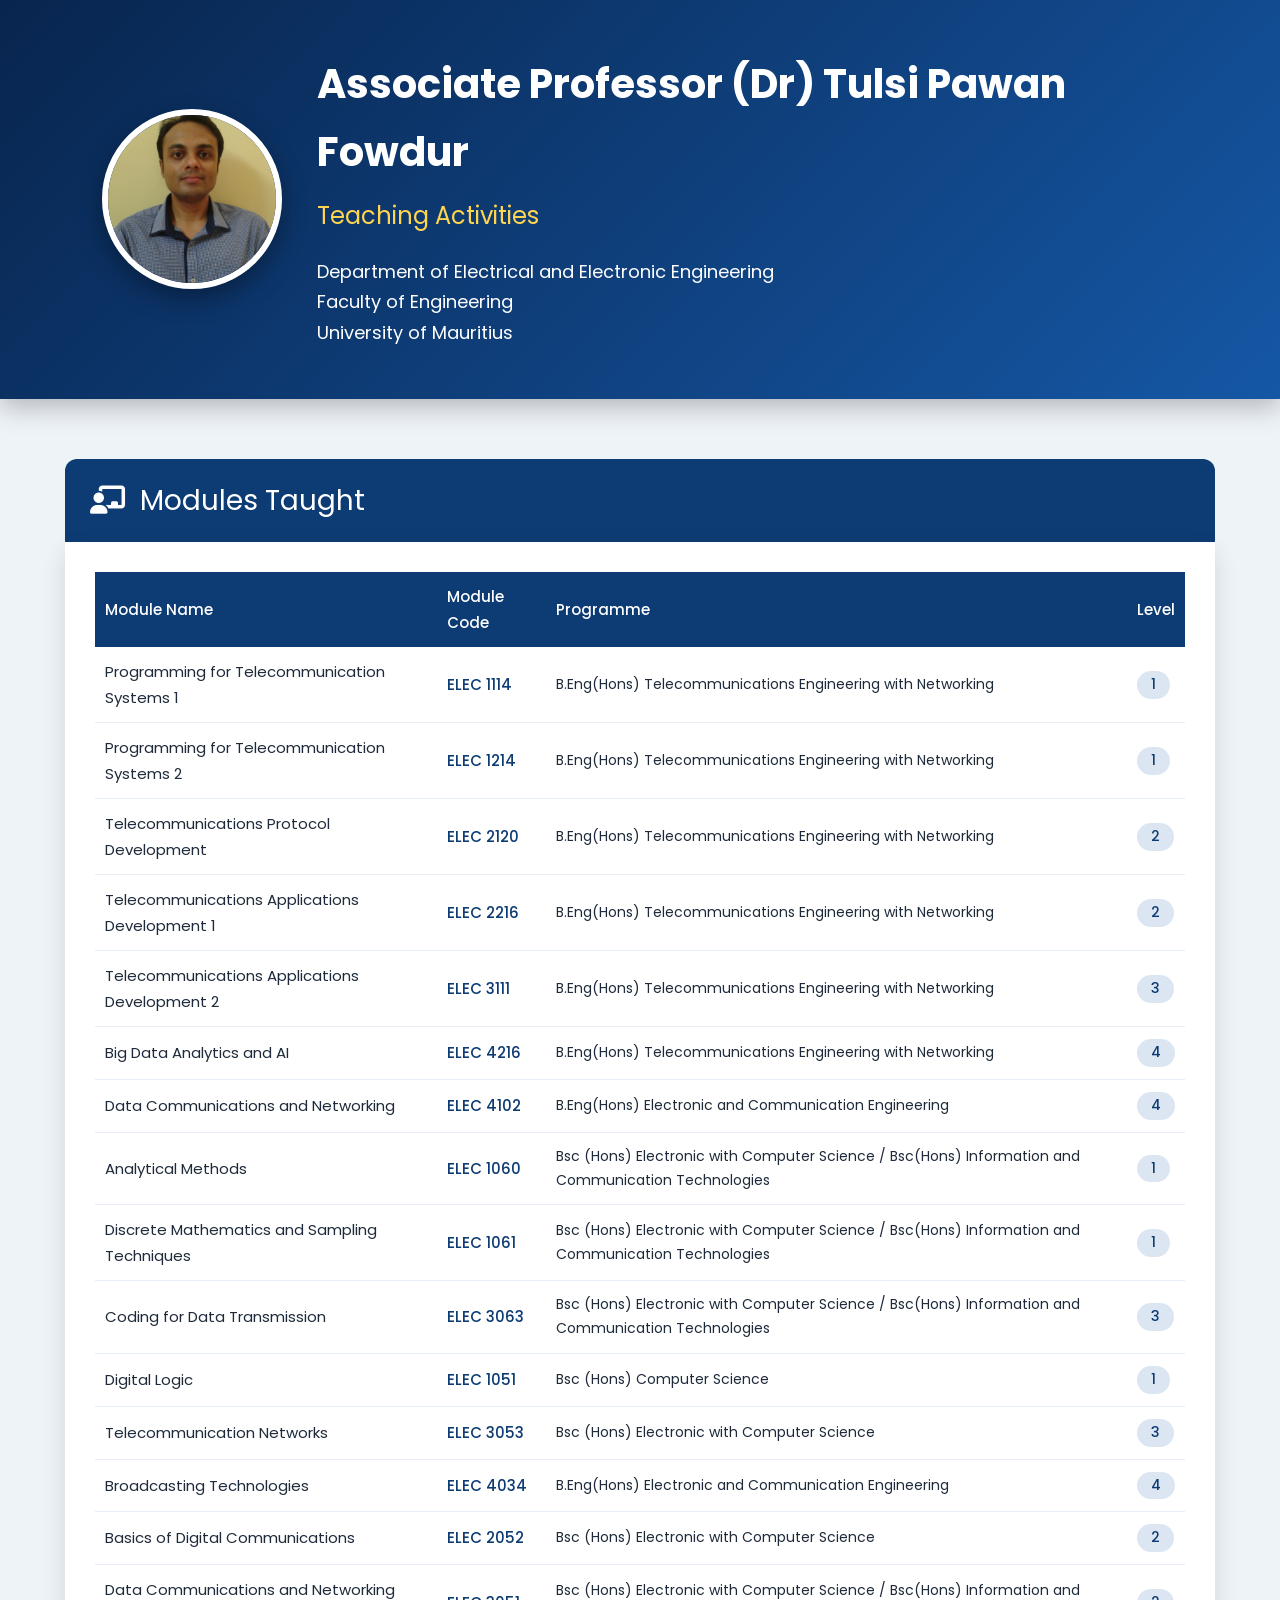
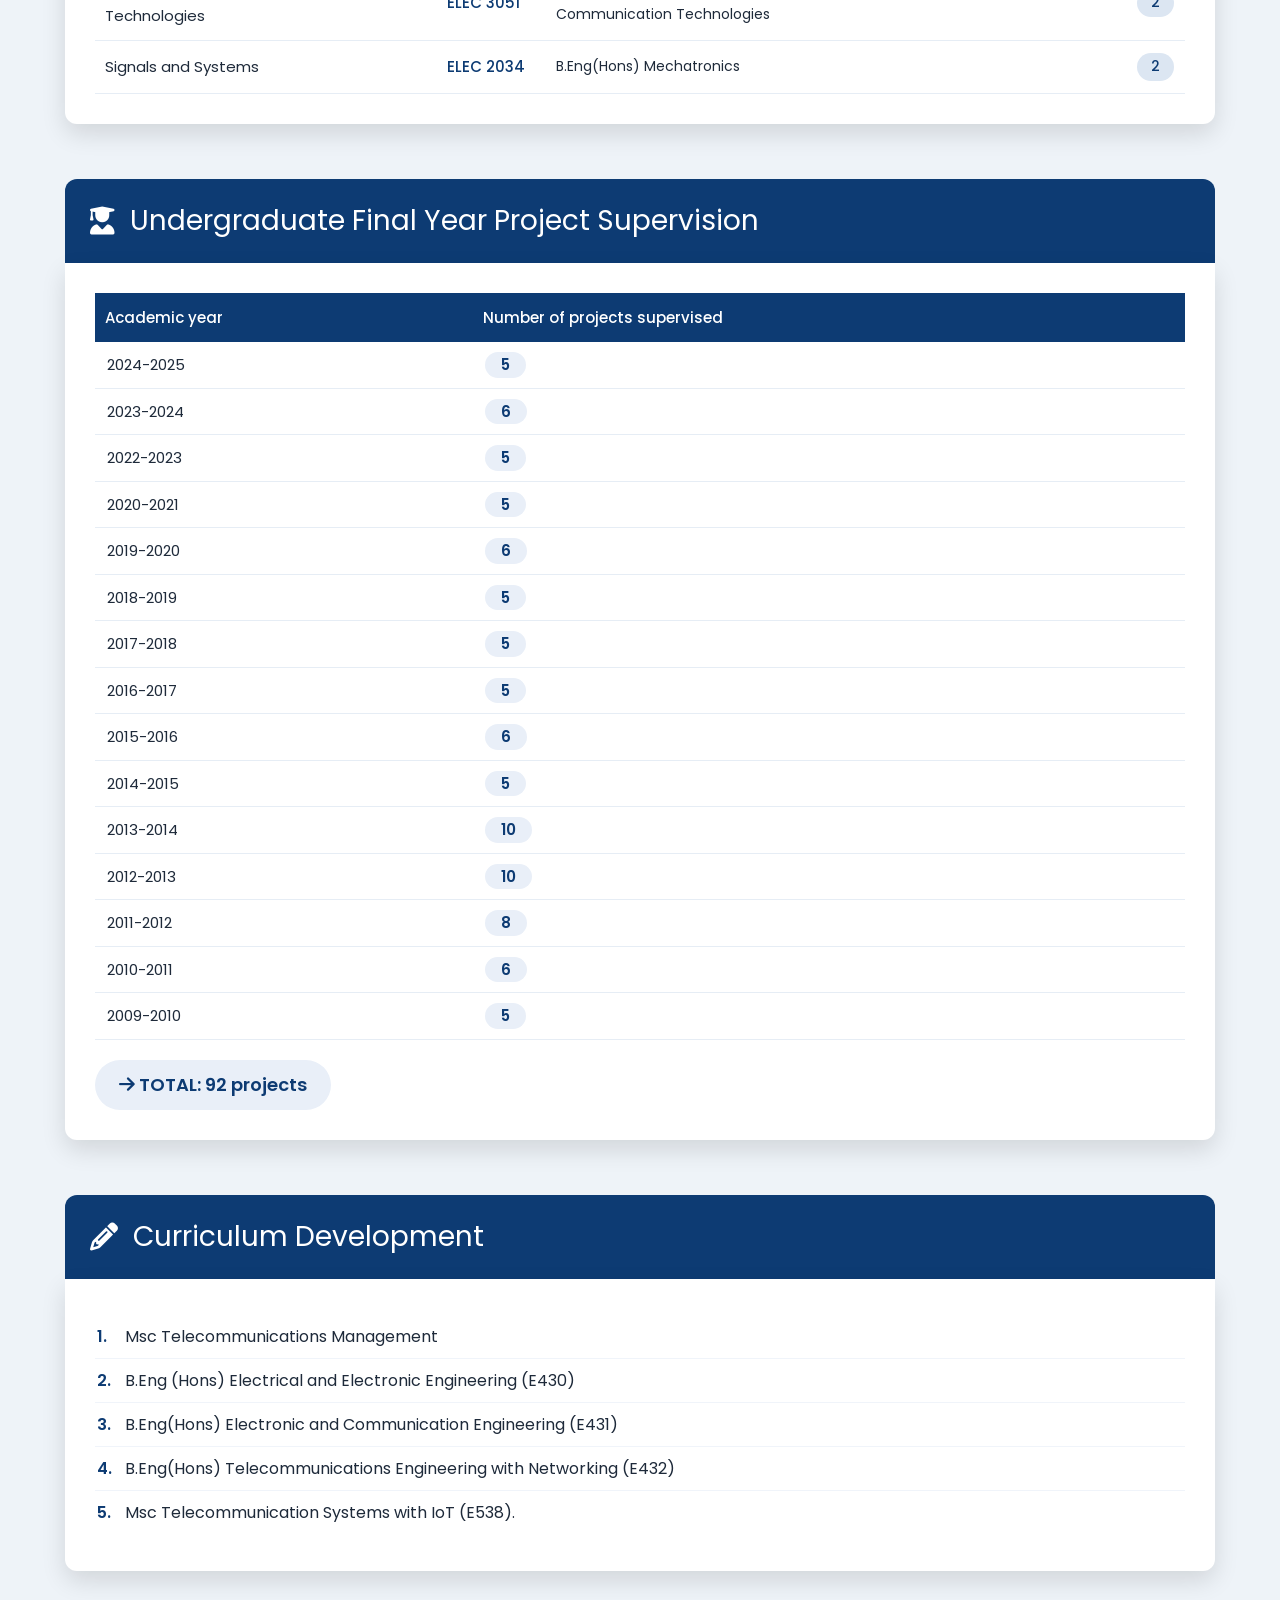
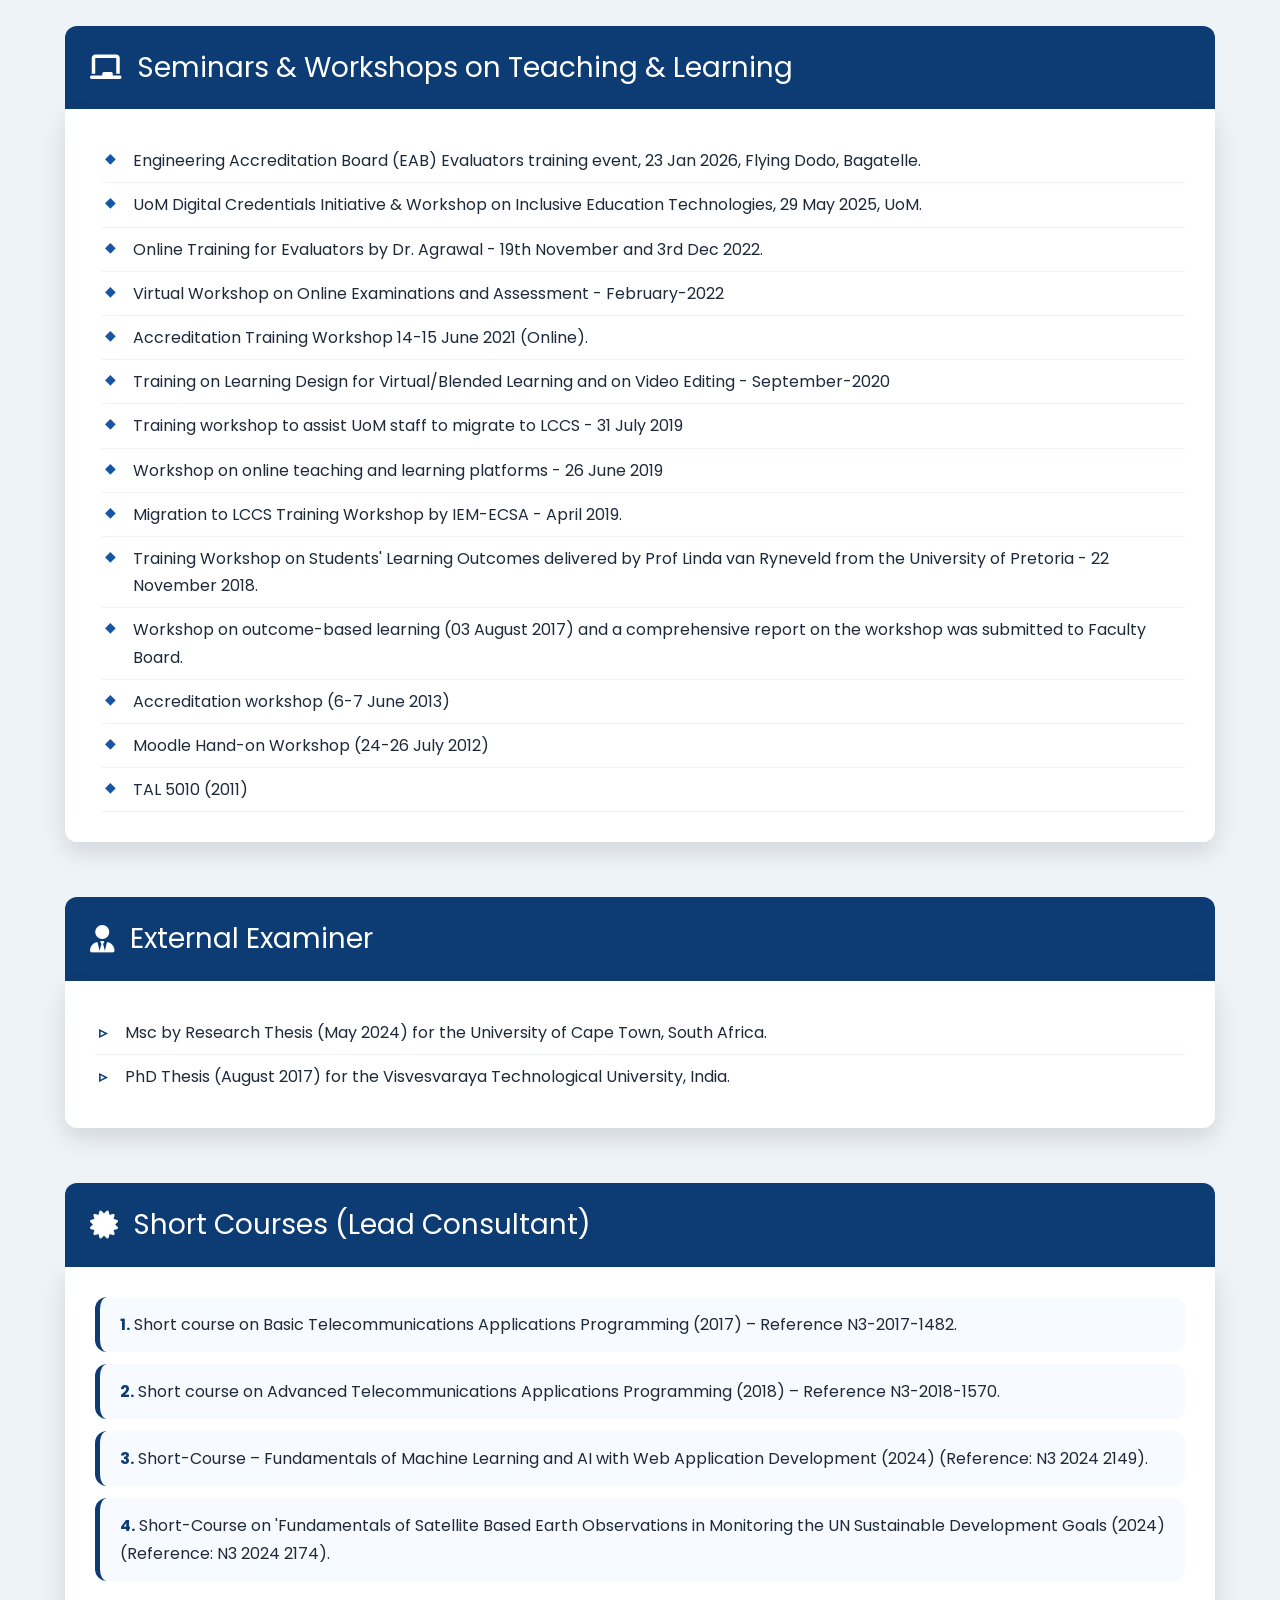
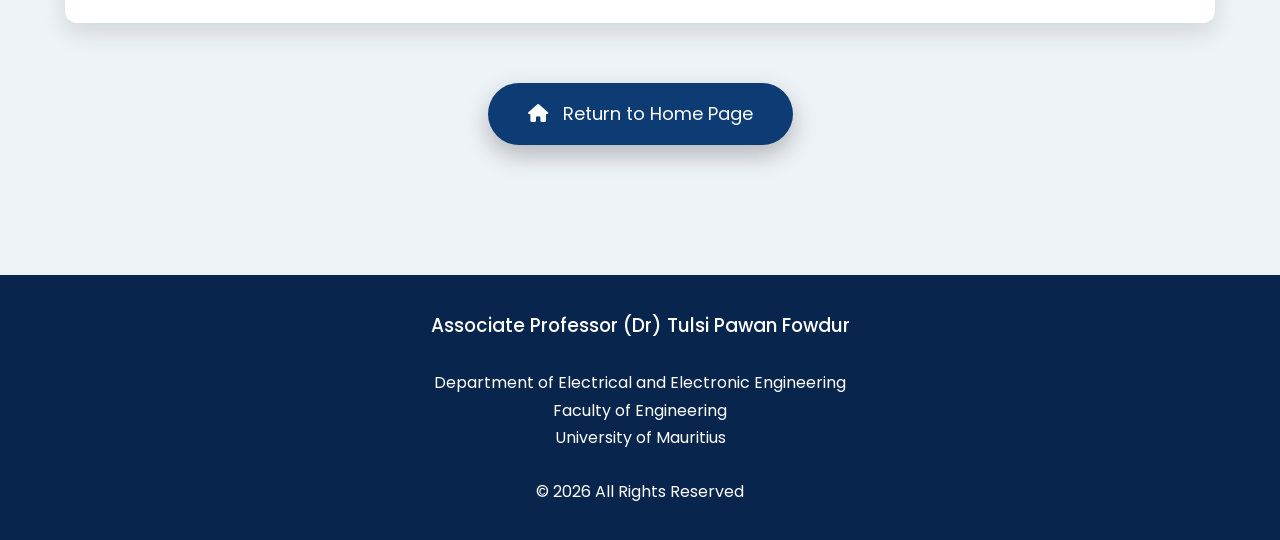
<file: TEACHING.html>
<!DOCTYPE html>
<html lang="en">
<head>
    <meta charset="UTF-8">
    <meta name="viewport" content="width=device-width, initial-scale=1.0">
    <title>Teaching Activities | Dr Tulsi Pawan Fowdur</title>
    <link rel="preconnect" href="https://fonts.googleapis.com">
    <link rel="preconnect" href="https://fonts.gstatic.com" crossorigin>
    <link href="https://fonts.googleapis.com/css2?family=Poppins:wght@300;400;500;600;700&display=swap" rel="stylesheet">
    <link rel="stylesheet" href="https://cdnjs.cloudflare.com/ajax/libs/font-awesome/6.5.2/css/all.min.css">
    <style>
        * {
            margin: 0;
            padding: 0;
            box-sizing: border-box;
        }
        body {
            font-family: 'Poppins', sans-serif;
            background: #eef3f8;
            color: #1e2a3a;
            line-height: 1.7;
        }
        header {
            background: linear-gradient(135deg, #08254e, #1557a5);
            color: white;
            padding: 50px 8%;
            box-shadow: 0 8px 25px rgba(0,0,0,.25);
        }
        .header-container {
            display: flex;
            align-items: center;
            gap: 35px;
            flex-wrap: wrap;
        }
        .header-container img {
            width: 180px;
            height: 180px;
            border-radius: 50%;
            border: 6px solid white;
            object-fit: cover;
            box-shadow: 0 10px 25px rgba(0,0,0,.35);
        }
        .header-text {
            flex: 1;
        }
        .header-text h1 {
            font-size: 40px;
            margin-bottom: 10px;
        }
        .header-text h2 {
            font-weight: 400;
            color: #FFD54F;
            margin-bottom: 20px;
        }
        .header-text p {
            font-size: 18px;
        }
        .container {
            max-width: 1200px;
            margin: auto;
            padding: 60px 25px;
        }

        /* section */
        .section {
            margin-bottom: 55px;
            animation: fadeUp .8s ease;
        }
        .section-title {
            background: #0d3b73;
            color: white;
            padding: 18px 25px;
            font-size: 28px;
            border-radius: 12px 12px 0 0;
            display: flex;
            align-items: center;
            gap: 15px;
        }
        .card {
            background: white;
            padding: 30px;
            border-radius: 0 0 12px 12px;
            box-shadow: 0 10px 25px rgba(0,0,0,.12);
            overflow-x: auto;
        }

        /* tables */
        .teaching-table {
            width: 100%;
            border-collapse: collapse;
            font-size: 15px;
            min-width: 600px;
        }
        .teaching-table thead th {
            background: #0d3b73;
            color: white;
            padding: 12px 10px;
            text-align: left;
            font-weight: 500;
        }
        .teaching-table tbody td {
            padding: 12px 10px;
            border-bottom: 1px solid #e6edf5;
        }
        .teaching-table tbody tr:hover {
            background: #f4f8fe;
        }
        .teaching-table .level-badge {
            background: #dce6f2;
            color: #0d3b73;
            padding: 2px 14px;
            border-radius: 30px;
            font-weight: 500;
            font-size: 14px;
            display: inline-block;
        }
        .module-code {
            font-weight: 500;
            color: #0d3b73;
        }
        .programme-text {
            font-size: 14px;
        }

        /* supervision table – two columns exactly as in doc */
        .supervision-table {
            width: 100%;
            border-collapse: collapse;
            font-size: 15px;
        }
        .supervision-table thead th {
            background: #0d3b73;
            color: white;
            padding: 12px 10px;
            text-align: left;
            font-weight: 500;
        }
        .supervision-table tbody td {
            padding: 10px 12px;
            border-bottom: 1px solid #e6edf5;
        }
        .supervision-table tbody tr:hover {
            background: #f4f8fe;
        }
        .supervision-table .count-badge {
            background: #e9eff8;
            color: #0d3b73;
            font-weight: 600;
            padding: 0 16px;
            border-radius: 30px;
            display: inline-block;
        }
        .total-supervision {
            margin-top: 20px;
            font-size: 18px;
            font-weight: 600;
            color: #0d3b73;
            background: #e9eff8;
            padding: 10px 24px;
            border-radius: 40px;
            display: inline-block;
        }

        /* curriculum – sequential list */
        .curriculum-seq {
            list-style: none;
            padding-left: 0;
            margin: 6px 0;
        }
        .curriculum-seq li {
            padding: 8px 0 8px 30px;
            position: relative;
            border-bottom: 1px solid #f0f4fa;
            font-weight: 400;
        }
        .curriculum-seq li::before {
            content: counter(item) ".";
            counter-increment: item;
            color: #0d3b73;
            font-weight: 600;
            position: absolute;
            left: 2px;
        }
        .curriculum-seq {
            counter-reset: item;
        }
        .curriculum-seq li:last-child {
            border-bottom: none;
        }

        /* seminars */
        .seminars-list {
            padding-left: 6px;
        }
        .seminars-list li {
            list-style: none;
            padding: 8px 0 8px 32px;
            position: relative;
            border-bottom: 1px solid #f0f4fa;
        }
        .seminars-list li::before {
            content: "◆";
            color: #1557a5;
            font-size: 14px;
            position: absolute;
            left: 4px;
        }

        /* external examiner */
        .examiner-item {
            padding: 8px 0 8px 30px;
            position: relative;
            border-bottom: 1px solid #f0f4fa;
        }
        .examiner-item::before {
            content: "▹";
            color: #0d3b73;
            font-weight: 700;
            position: absolute;
            left: 4px;
        }
        .examiner-item:last-child {
            border-bottom: none;
        }

        /* short courses */
        .course-item {
            background: #f7faff;
            padding: 14px 20px;
            border-radius: 12px;
            margin-bottom: 12px;
            border-left: 5px solid #0d3b73;
        }
        .course-item strong {
            color: #0d3b73;
        }

        @keyframes fadeUp {
            from { opacity: 0; transform: translateY(40px); }
            to { opacity: 1; transform: translateY(0); }
        }

        .home-btn-wrap {
            text-align: center;
            margin-top: 60px;
        }
        .home-btn {
            display: inline-block;
            background: #0d3b73;
            color: white;
            padding: 16px 40px;
            font-size: 18px;
            text-decoration: none;
            border-radius: 40px;
            transition: .35s;
            box-shadow: 0 10px 25px rgba(0,0,0,.25);
        }
        .home-btn:hover {
            background: #1557a5;
            transform: translateY(-4px);
        }

        footer {
            margin-top: 70px;
            background: #08254e;
            color: white;
            text-align: center;
            padding: 35px;
        }
        footer h3 {
            font-weight: 500;
        }

        @media (max-width: 700px) {
            .header-container { flex-direction: column; text-align: center; }
            .teaching-table { font-size: 14px; min-width: 480px; }
            .supervision-table { font-size: 14px; }
        }
    </style>
</head>
<body>
    <header>
        <div class="header-container">
            <img src="Dr-T.P.Fowdur-Picture.jpg" alt="Dr Tulsi Pawan Fowdur">
            <div class="header-text">
                <h1>Associate Professor (Dr) Tulsi Pawan Fowdur</h1>
                <h2>Teaching Activities</h2>
                <p>Department of Electrical and Electronic Engineering<br>Faculty of Engineering<br>University of Mauritius</p>
            </div>
        </div>
    </header>

    <div class="container">

        <!-- 1 MODULES TAUGHT -->
        <section class="section">
            <div class="section-title">
                <i class="fas fa-chalkboard-teacher"></i> Modules Taught
            </div>
            <div class="card">
                <table class="teaching-table">
                    <thead>
                        <tr>
                            <th>Module Name</th>
                            <th>Module Code</th>
                            <th>Programme</th>
                            <th>Level</th>
                        </tr>
                    </thead>
                    <tbody>
                        <tr><td>Programming for Telecommunication Systems 1</td><td class="module-code">ELEC 1114</td><td class="programme-text">B.Eng(Hons) Telecommunications Engineering with Networking</td><td><span class="level-badge">1</span></td></tr>
                        <tr><td>Programming for Telecommunication Systems 2</td><td class="module-code">ELEC 1214</td><td class="programme-text">B.Eng(Hons) Telecommunications Engineering with Networking</td><td><span class="level-badge">1</span></td></tr>
                        <tr><td>Telecommunications Protocol Development</td><td class="module-code">ELEC 2120</td><td class="programme-text">B.Eng(Hons) Telecommunications Engineering with Networking</td><td><span class="level-badge">2</span></td></tr>
                        <tr><td>Telecommunications Applications Development 1</td><td class="module-code">ELEC 2216</td><td class="programme-text">B.Eng(Hons) Telecommunications Engineering with Networking</td><td><span class="level-badge">2</span></td></tr>
                        <tr><td>Telecommunications Applications Development 2</td><td class="module-code">ELEC 3111</td><td class="programme-text">B.Eng(Hons) Telecommunications Engineering with Networking</td><td><span class="level-badge">3</span></td></tr>
                        <tr><td>Big Data Analytics and AI</td><td class="module-code">ELEC 4216</td><td class="programme-text">B.Eng(Hons) Telecommunications Engineering with Networking</td><td><span class="level-badge">4</span></td></tr>
                        <tr><td>Data Communications and Networking</td><td class="module-code">ELEC 4102</td><td class="programme-text">B.Eng(Hons) Electronic and Communication Engineering</td><td><span class="level-badge">4</span></td></tr>
                        <tr><td>Analytical Methods</td><td class="module-code">ELEC 1060</td><td class="programme-text">Bsc (Hons) Electronic with Computer Science / Bsc(Hons) Information and Communication Technologies</td><td><span class="level-badge">1</span></td></tr>
                        <tr><td>Discrete Mathematics and Sampling Techniques</td><td class="module-code">ELEC 1061</td><td class="programme-text">Bsc (Hons) Electronic with Computer Science / Bsc(Hons) Information and Communication Technologies</td><td><span class="level-badge">1</span></td></tr>
                        <tr><td>Coding for Data Transmission</td><td class="module-code">ELEC 3063</td><td class="programme-text">Bsc (Hons) Electronic with Computer Science / Bsc(Hons) Information and Communication Technologies</td><td><span class="level-badge">3</span></td></tr>
                        <tr><td>Digital Logic</td><td class="module-code">ELEC 1051</td><td class="programme-text">Bsc (Hons) Computer Science</td><td><span class="level-badge">1</span></td></tr>
                        <tr><td>Telecommunication Networks</td><td class="module-code">ELEC 3053</td><td class="programme-text">Bsc (Hons) Electronic with Computer Science</td><td><span class="level-badge">3</span></td></tr>
                        <tr><td>Broadcasting Technologies</td><td class="module-code">ELEC 4034</td><td class="programme-text">B.Eng(Hons) Electronic and Communication Engineering</td><td><span class="level-badge">4</span></td></tr>
                        <tr><td>Basics of Digital Communications</td><td class="module-code">ELEC 2052</td><td class="programme-text">Bsc (Hons) Electronic with Computer Science</td><td><span class="level-badge">2</span></td></tr>
                        <tr><td>Data Communications and Networking Technologies</td><td class="module-code">ELEC 3051</td><td class="programme-text">Bsc (Hons) Electronic with Computer Science / Bsc(Hons) Information and Communication Technologies</td><td><span class="level-badge">2</span></td></tr>
                        <tr><td>Signals and Systems</td><td class="module-code">ELEC 2034</td><td class="programme-text">B.Eng(Hons) Mechatronics</td><td><span class="level-badge">2</span></td></tr>
                    </tbody>
                </table>
            </div>
        </section>

        <!-- 2 FINAL YEAR PROJECT SUPERVISION – two columns exactly as in doc -->
        <section class="section">
            <div class="section-title">
                <i class="fas fa-user-graduate"></i> Undergraduate Final Year Project Supervision
            </div>
            <div class="card">
                <table class="supervision-table">
                    <thead>
                        <tr>
                            <th>Academic year</th>
                            <th>Number of projects supervised</th>
                        </tr>
                    </thead>
                    <tbody>
                        <tr><td>2024-2025</td><td><span class="count-badge">5</span></td></tr>
                        <tr><td>2023-2024</td><td><span class="count-badge">6</span></td></tr>
                        <tr><td>2022-2023</td><td><span class="count-badge">5</span></td></tr>
                        <tr><td>2020-2021</td><td><span class="count-badge">5</span></td></tr>
                        <tr><td>2019-2020</td><td><span class="count-badge">6</span></td></tr>
                        <tr><td>2018-2019</td><td><span class="count-badge">5</span></td></tr>
                        <tr><td>2017-2018</td><td><span class="count-badge">5</span></td></tr>
                        <tr><td>2016-2017</td><td><span class="count-badge">5</span></td></tr>
                        <tr><td>2015-2016</td><td><span class="count-badge">6</span></td></tr>
                        <tr><td>2014-2015</td><td><span class="count-badge">5</span></td></tr>
                        <tr><td>2013-2014</td><td><span class="count-badge">10</span></td></tr>
                        <tr><td>2012-2013</td><td><span class="count-badge">10</span></td></tr>
                        <tr><td>2011-2012</td><td><span class="count-badge">8</span></td></tr>
                        <tr><td>2010-2011</td><td><span class="count-badge">6</span></td></tr>
                        <tr><td>2009-2010</td><td><span class="count-badge">5</span></td></tr>
                    </tbody>
                </table>
                <div class="total-supervision"><i class="fas fa-arrow-right"></i> TOTAL: 92 projects</div>
            </div>
        </section>

        <!-- 3 CURRICULUM DEVELOPMENT – sequential list -->
        <section class="section">
            <div class="section-title">
                <i class="fas fa-pencil-alt"></i> Curriculum Development
            </div>
            <div class="card">
                <ol class="curriculum-seq">
                    <li>Msc Telecommunications Management</li>
                    <li>B.Eng (Hons) Electrical and Electronic Engineering (E430)</li>
                    <li>B.Eng(Hons) Electronic and Communication Engineering (E431)</li>
                    <li>B.Eng(Hons) Telecommunications Engineering with Networking (E432)</li>
                    <li>Msc Telecommunication Systems with IoT (E538).</li>
                </ol>
            </div>
        </section>

        <!-- 4 SEMINARS AND WORKSHOPS -->
        <section class="section">
            <div class="section-title">
                <i class="fas fa-chalkboard"></i> Seminars & Workshops on Teaching & Learning
            </div>
            <div class="card">
                <ul class="seminars-list">
                    <li>Engineering Accreditation Board (EAB) Evaluators training event, 23 Jan 2026, Flying Dodo, Bagatelle.</li>
                    <li>UoM Digital Credentials Initiative & Workshop on Inclusive Education Technologies, 29 May 2025, UoM.</li>
                    <li>Online Training for Evaluators by Dr. Agrawal - 19th November and 3rd Dec 2022.</li>
                    <li>Virtual Workshop on Online Examinations and Assessment - February-2022</li>
                    <li>Accreditation Training Workshop 14-15 June 2021 (Online).</li>
                    <li>Training on Learning Design for Virtual/Blended Learning and on Video Editing - September-2020</li>
                    <li>Training workshop to assist UoM staff to migrate to LCCS - 31 July 2019</li>
                    <li>Workshop on online teaching and learning platforms - 26 June 2019</li>
                    <li>Migration to LCCS Training Workshop by IEM-ECSA - April 2019.</li>
                    <li>Training Workshop on Students' Learning Outcomes delivered by Prof Linda van Ryneveld from the University of Pretoria - 22 November 2018.</li>
                    <li>Workshop on outcome-based learning (03 August 2017) and a comprehensive report on the workshop was submitted to Faculty Board.</li>
                    <li>Accreditation workshop (6-7 June 2013)</li>
                    <li>Moodle Hand-on Workshop (24-26 July 2012)</li>
                    <li>TAL 5010 (2011)</li>
                </ul>
            </div>
        </section>

        <!-- 5 EXTERNAL EXAMINER -->
        <section class="section">
            <div class="section-title">
                <i class="fas fa-user-tie"></i> External Examiner
            </div>
            <div class="card">
                <div class="examiner-item">Msc by Research Thesis (May 2024) for the University of Cape Town, South Africa.</div>
                <div class="examiner-item">PhD Thesis (August 2017) for the Visvesvaraya Technological University, India.</div>
            </div>
        </section>

        <!-- SHORT COURSES -->
        <section class="section">
            <div class="section-title">
                <i class="fas fa-certificate"></i> Short Courses (Lead Consultant)
            </div>
            <div class="card">
                <div class="course-item"><strong>1.</strong> Short course on Basic Telecommunications Applications Programming (2017) – Reference N3-2017-1482.</div>
                <div class="course-item"><strong>2.</strong> Short course on Advanced Telecommunications Applications Programming (2018) – Reference N3-2018-1570.</div>
                <div class="course-item"><strong>3.</strong> Short-Course – Fundamentals of Machine Learning and AI with Web Application Development (2024) (Reference: N3 2024 2149).</div>
                <div class="course-item"><strong>4.</strong> Short-Course on 'Fundamentals of Satellite Based Earth Observations in Monitoring the UN Sustainable Development Goals (2024) (Reference: N3 2024 2174).</div>
            </div>
        </section>

        <!-- HOME BUTTON -->
        <div class="home-btn-wrap">
            <a href="index.html" class="home-btn"><i class="fas fa-house"></i> &nbsp; Return to Home Page</a>
        </div>

    </div> <!-- end container -->

    <footer>
        <h3>Associate Professor (Dr) Tulsi Pawan Fowdur</h3>
        <br>Department of Electrical and Electronic Engineering<br>Faculty of Engineering<br>University of Mauritius
        <br><br>© 2026 All Rights Reserved
    </footer>

    <script>
        // fade-in on scroll
        const observer = new IntersectionObserver((entries) => {
            entries.forEach(entry => {
                if (entry.isIntersecting) {
                    entry.target.animate([
                        { opacity: 0, transform: "translateY(40px)" },
                        { opacity: 1, transform: "translateY(0px)" }
                    ], { duration: 700, fill: "forwards" });
                }
            });
        }, { threshold: 0.15 });
        document.querySelectorAll(".section").forEach(s => observer.observe(s));

        // scroll-to-top button
        const btn = document.createElement("button");
        btn.innerHTML = "<i class='fas fa-arrow-up'></i>";
        btn.style.position = "fixed";
        btn.style.bottom = "25px";
        btn.style.right = "25px";
        btn.style.width = "55px";
        btn.style.height = "55px";
        btn.style.borderRadius = "50%";
        btn.style.border = "none";
        btn.style.background = "#0d3b73";
        btn.style.color = "white";
        btn.style.fontSize = "20px";
        btn.style.cursor = "pointer";
        btn.style.display = "none";
        btn.style.boxShadow = "0 8px 20px rgba(0,0,0,.3)";
        btn.style.transition = ".3s";
        document.body.appendChild(btn);
        window.addEventListener("scroll", () => {
            btn.style.display = window.scrollY > 300 ? "block" : "none";
        });
        btn.onclick = () => {
            window.scrollTo({ top: 0, behavior: "smooth" });
        };
    </script>

</body>
</html>
</file>
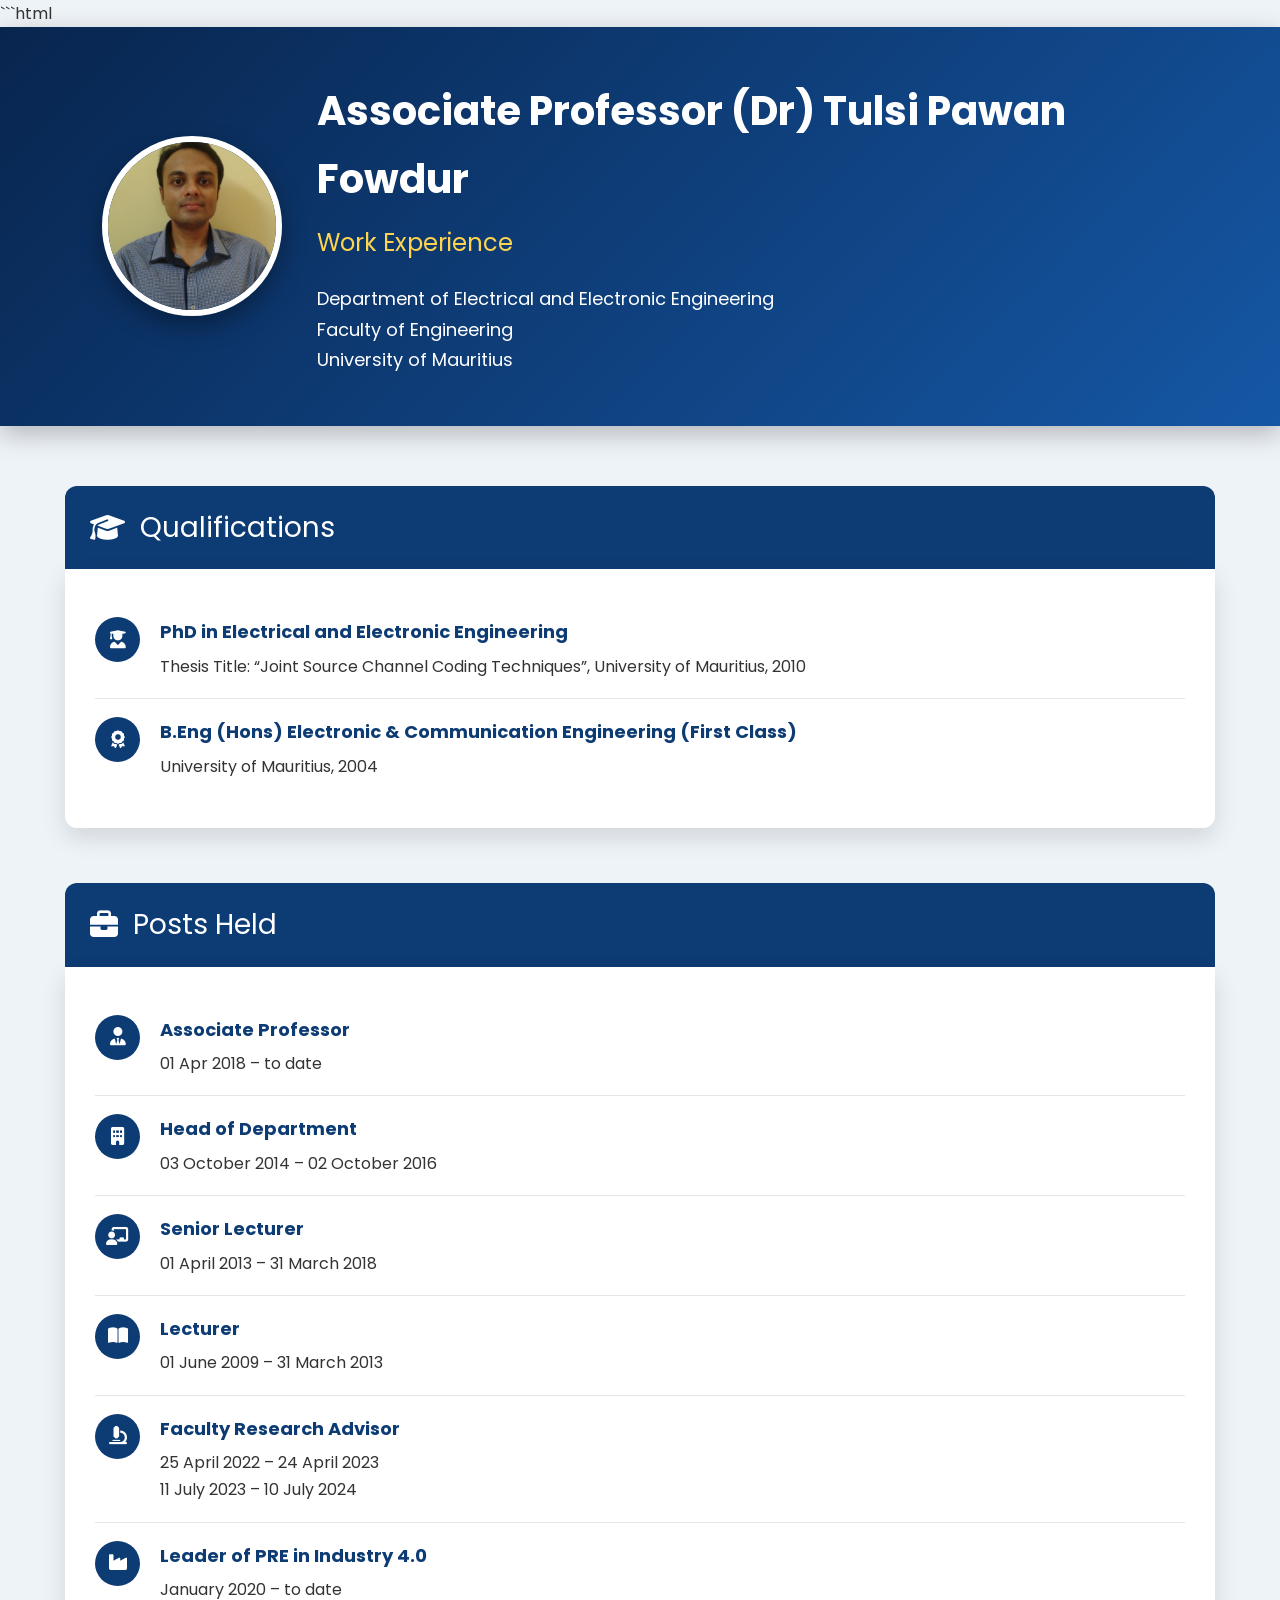
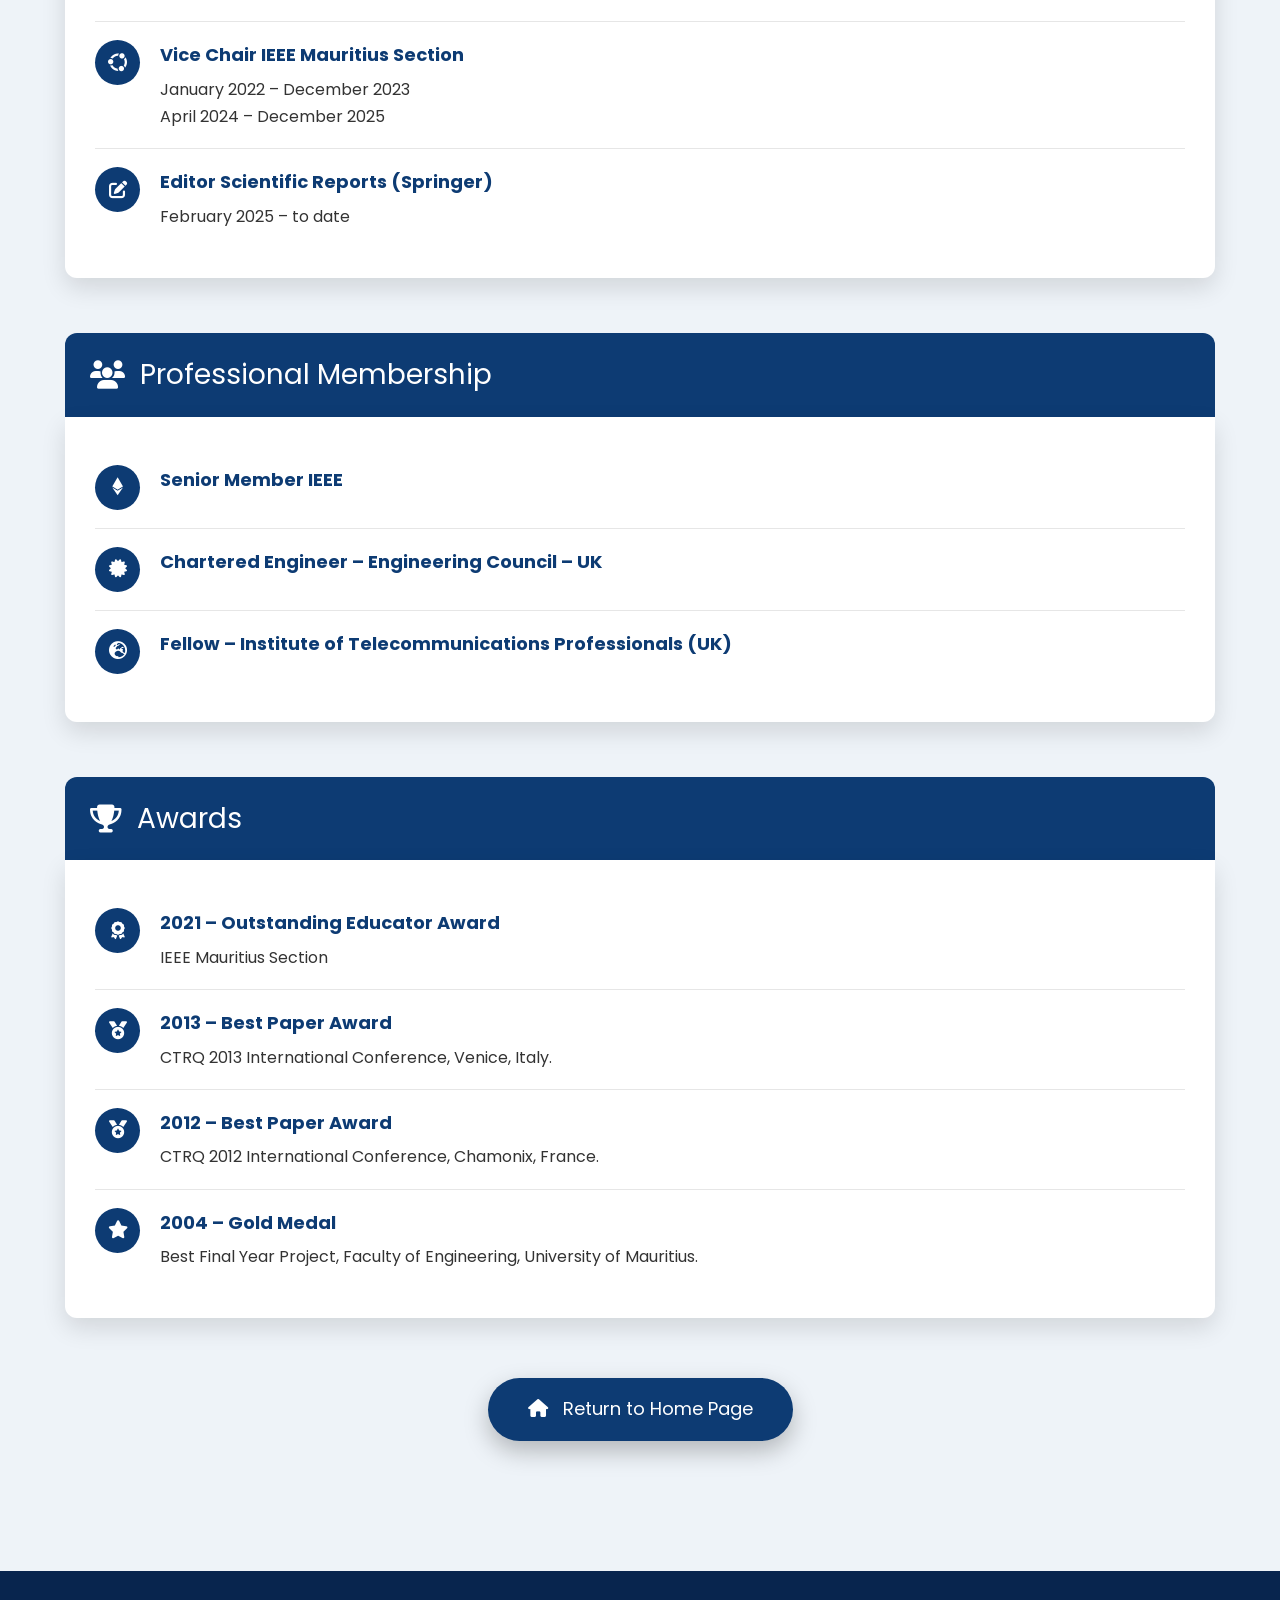
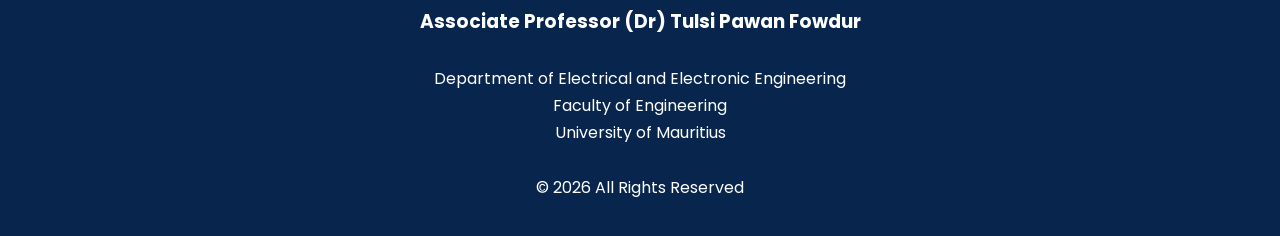
<file: Work-experience.html>
```html
<!DOCTYPE html>
<html lang="en">

<head>

<meta charset="UTF-8">

<meta name="viewport" content="width=device-width, initial-scale=1.0">

<title>Work Experience | Associate Professor Dr Tulsi Pawan Fowdur</title>

<link rel="preconnect" href="https://fonts.googleapis.com">

<link rel="preconnect" href="https://fonts.gstatic.com" crossorigin>

<link href="https://fonts.googleapis.com/css2?family=Poppins:wght@300;400;500;600;700&display=swap" rel="stylesheet">

<link rel="stylesheet"
href="https://cdnjs.cloudflare.com/ajax/libs/font-awesome/6.5.2/css/all.min.css">

<style>

*{
margin:0;
padding:0;
box-sizing:border-box;
}

body{

font-family:'Poppins',sans-serif;

background:#eef3f8;

color:#333;

line-height:1.7;

}

header{

background:linear-gradient(135deg,#08254e,#1557a5);

color:white;

padding:50px 8%;

box-shadow:0 8px 25px rgba(0,0,0,.25);

}

.header-container{

display:flex;

align-items:center;

gap:35px;

flex-wrap:wrap;

}

.header-container img{

width:180px;

height:180px;

border-radius:50%;

border:6px solid white;

object-fit:cover;

box-shadow:0 10px 25px rgba(0,0,0,.35);

}

.header-text{

flex:1;

}

.header-text h1{

font-size:40px;

margin-bottom:10px;

}

.header-text h2{

font-weight:400;

color:#FFD54F;

margin-bottom:20px;

}

.header-text p{

font-size:18px;

}

.container{

max-width:1200px;

margin:auto;

padding:60px 25px;

}

.section{

margin-bottom:55px;

animation:fadeUp .8s ease;

}

.section-title{

background:#0d3b73;

color:white;

padding:18px 25px;

font-size:28px;

border-radius:12px 12px 0 0;

display:flex;

align-items:center;

gap:15px;

}

.card{

background:white;

padding:30px;

border-radius:0 0 12px 12px;

box-shadow:0 10px 25px rgba(0,0,0,.12);

}

.item{

display:flex;

gap:20px;

align-items:flex-start;

padding:18px 0;

border-bottom:1px solid #e6e6e6;

}

.item:last-child{

border-bottom:none;

}

.icon{

width:45px;

height:45px;

background:#0d3b73;

border-radius:50%;

display:flex;

align-items:center;

justify-content:center;

color:white;

font-size:18px;

flex-shrink:0;

}

.content{

flex:1;

}

.content strong{

display:block;

font-size:18px;

color:#0d3b73;

margin-bottom:5px;

}

.content p{

margin:0;

}

@keyframes fadeUp{

from{

opacity:0;

transform:translateY(40px);

}

to{

opacity:1;

transform:translateY(0);

}

}

@media(max-width:800px){

.header-container{

flex-direction:column;

text-align:center;

}

.item{

flex-direction:column;

}

}

</style>

</head>

<body>

<header>

<div class="header-container">

<img src="Dr-T.P.Fowdur-Picture.jpg" alt="Dr Tulsi Pawan Fowdur">

<div class="header-text">

<h1>Associate Professor (Dr) Tulsi Pawan Fowdur</h1>

<h2>Work Experience</h2>

<p>

Department of Electrical and Electronic Engineering

<br>

Faculty of Engineering

<br>

University of Mauritius

</p>

</div>

</div>

</header>

<div class="container">

<!-- ================================================= -->

<section class="section">

<div class="section-title">

<i class="fas fa-graduation-cap"></i>

Qualifications

</div>

<div class="card">

<div class="item">

<div class="icon">

<i class="fas fa-user-graduate"></i>

</div>

<div class="content">

<strong>PhD in Electrical and Electronic Engineering</strong>

<p>

Thesis Title: “Joint Source Channel Coding Techniques”,

University of Mauritius,

2010

</p>

</div>

</div>

<div class="item">

<div class="icon">

<i class="fas fa-award"></i>

</div>

<div class="content">

<strong>

B.Eng (Hons) Electronic & Communication Engineering (First Class)

</strong>

<p>

University of Mauritius,

2004

</p>

</div>

</div>

</div>

</section>

<!-- ================================================= -->

<section class="section">

<div class="section-title">

<i class="fas fa-briefcase"></i>

Posts Held

</div>

<div class="card">

<div class="item">

<div class="icon">

<i class="fas fa-user-tie"></i>

</div>

<div class="content">

<strong>

Associate Professor

</strong>

<p>

01 Apr 2018 – to date

</p>

</div>

</div>

<div class="item">

<div class="icon">

<i class="fas fa-building"></i>

</div>

<div class="content">

<strong>

Head of Department

</strong>

<p>

03 October 2014 – 02 October 2016

</p>

</div>

</div>

<div class="item">

<div class="icon">

<i class="fas fa-chalkboard-teacher"></i>

</div>

<div class="content">

<strong>

Senior Lecturer

</strong>

<p>

01 April 2013 – 31 March 2018

</p>

</div>

</div>

<div class="item">

<div class="icon">

<i class="fas fa-book-open"></i>

</div>

<div class="content">

<strong>

Lecturer

</strong>

<p>

01 June 2009 – 31 March 2013

</p>

</div>

</div>

<div class="item">

<div class="icon">

<i class="fas fa-microscope"></i>

</div>

<div class="content">

<strong>

Faculty Research Advisor

</strong>

<p>

25 April 2022 – 24 April 2023

<br>

11 July 2023 – 10 July 2024

</p>

</div>

</div>

<div class="item">

<div class="icon">

<i class="fas fa-industry"></i>

</div>

<div class="content">

<strong>

Leader of PRE in Industry 4.0

</strong>

<p>

January 2020 – to date

</p>

</div>

</div>

<div class="item">

<div class="icon">

<i class="fab fa-ubuntu"></i>

</div>

<div class="content">

<strong>

Vice Chair IEEE Mauritius Section

</strong>

<p>

January 2022 – December 2023

<br>

April 2024 – December 2025

</p>

</div>

</div>

<div class="item">

<div class="icon">

<i class="fas fa-edit"></i>

</div>

<div class="content">

<strong>

Editor Scientific Reports (Springer)

</strong>

<p>

February 2025 – to date

</p>

</div>

</div>

</div>

</section>

<!-- ================================================= -->

<section class="section">

<div class="section-title">

<i class="fas fa-users"></i>

Professional Membership

</div>

<div class="card">

<div class="item">

<div class="icon">

<i class="fab fa-ethereum"></i>

</div>

<div class="content">

<strong>

Senior Member IEEE

</strong>

</div>

</div>



<div class="item">

<div class="icon">

<i class="fas fa-certificate"></i>

</div>

<div class="content">

<strong>

Chartered Engineer – Engineering Council – UK

</strong>

</div>

</div>



<div class="item">

<div class="icon">

<i class="fas fa-globe-europe"></i>

</div>

<div class="content">

<strong>

Fellow – Institute of Telecommunications Professionals (UK)

</strong>

</div>

</div>

</div>

</section>



<!-- ================================================= -->

<section class="section">

<div class="section-title">

<i class="fas fa-trophy"></i>

Awards

</div>

<div class="card">

<div class="item">

<div class="icon">

<i class="fas fa-award"></i>

</div>

<div class="content">

<strong>

2021 – Outstanding Educator Award

</strong>

<p>

IEEE Mauritius Section

</p>

</div>

</div>



<div class="item">

<div class="icon">

<i class="fas fa-medal"></i>

</div>

<div class="content">

<strong>

2013 – Best Paper Award

</strong>

<p>

CTRQ 2013 International Conference,

Venice,

Italy.

</p>

</div>

</div>



<div class="item">

<div class="icon">

<i class="fas fa-medal"></i>

</div>

<div class="content">

<strong>

2012 – Best Paper Award

</strong>

<p>

CTRQ 2012 International Conference,

Chamonix,

France.

</p>

</div>

</div>



<div class="item">

<div class="icon">

<i class="fas fa-star"></i>

</div>

<div class="content">

<strong>

2004 – Gold Medal

</strong>

<p>

Best Final Year Project,

Faculty of Engineering,

University of Mauritius.

</p>

</div>

</div>

</div>

</section>



<!-- ================================================= -->

<div style="text-align:center;margin-top:60px;">

<a href="index.html"

style="

display:inline-block;

background:#0d3b73;

color:white;

padding:16px 40px;

font-size:18px;

text-decoration:none;

border-radius:40px;

transition:.35s;

box-shadow:0 10px 25px rgba(0,0,0,.25);

"

onmouseover="this.style.background='#1557a5';this.style.transform='translateY(-4px)';"

onmouseout="this.style.background='#0d3b73';this.style.transform='translateY(0px)';">

<i class="fas fa-house"></i>

&nbsp;

Return to Home Page

</a>

</div>



</div>



<footer

style="

margin-top:70px;

background:#08254e;

color:white;

text-align:center;

padding:35px;

">

<h3>

Associate Professor (Dr)

Tulsi Pawan Fowdur

</h3>

<br>

Department of Electrical and Electronic Engineering

<br>

Faculty of Engineering

<br>

University of Mauritius

<br><br>

© 2026

All Rights Reserved

</footer>



<script>

//===========================================
// Fade-in animation
//===========================================

const observer=new IntersectionObserver(

(entries)=>{

entries.forEach(entry=>{

if(entry.isIntersecting){

entry.target.animate(

[

{

opacity:0,

transform:"translateY(40px)"

},

{

opacity:1,

transform:"translateY(0px)"

}

],

{

duration:700,

fill:"forwards"

}

);

}

});

},

{

threshold:0.15

}

);

document.querySelectorAll(".section").forEach(

s=>observer.observe(s)

);



//===========================================
// Scroll-to-top button
//===========================================

const btn=document.createElement("button");

btn.innerHTML="<i class='fas fa-arrow-up'></i>";

btn.style.position="fixed";

btn.style.bottom="25px";

btn.style.right="25px";

btn.style.width="55px";

btn.style.height="55px";

btn.style.borderRadius="50%";

btn.style.border="none";

btn.style.background="#0d3b73";

btn.style.color="white";

btn.style.fontSize="20px";

btn.style.cursor="pointer";

btn.style.display="none";

btn.style.boxShadow="0 8px 20px rgba(0,0,0,.3)";

btn.style.transition=".3s";

document.body.appendChild(btn);

window.addEventListener("scroll",()=>{

btn.style.display=window.scrollY>300?"block":"none";

});

btn.onclick=()=>{

window.scrollTo({

top:0,

behavior:"smooth"

});

};

</script>

</body>

</html>
</file>
<file: style.css>
/*=====================================================
GENERAL
======================================================*/

*{
    margin:0;
    padding:0;
    box-sizing:border-box;
}

html{
    scroll-behavior:smooth;
}

body{

    font-family:'Poppins',sans-serif;

    background:#f4f7fb;

    color:#333;

    line-height:1.7;
}


/*=====================================================
HEADER
======================================================*/

header{

    position:relative;

    background:
    linear-gradient(rgba(7,34,77,0.88),
    rgba(7,34,77,0.88)),
    url("https://images.unsplash.com/photo-1519389950473-47ba0277781c?w=1600");

    background-size:cover;

    background-position:center;

    color:white;

    padding:70px 8%;
}


.header-content{

    display:flex;

    align-items:center;

    justify-content:center;

    gap:60px;

    flex-wrap:wrap;
}



/*=====================================================
PROFILE PHOTO
======================================================*/

.profile-photo img{

    width:280px;

    height:280px;

    object-fit:cover;

    border-radius:50%;

    border:8px solid white;

    box-shadow:0px 15px 40px rgba(0,0,0,.45);

    transition:.4s;
}

.profile-photo img:hover{

    transform:scale(1.04);

}



/*=====================================================
PROFILE DETAILS
======================================================*/

.profile-details{

    max-width:700px;

}

.profile-details h1{

    font-size:44px;

    font-weight:700;

    margin-bottom:10px;

}

.profile-details h2{

    color:#FFD54F;

    font-size:22px;

    font-weight:500;

    margin-bottom:25px;

}

.profile-details p{

    font-size:18px;

    margin-bottom:18px;

}



/*=====================================================
CONTACT
======================================================*/

.contact{

    display:flex;

    flex-wrap:wrap;

    gap:25px;

    margin-top:25px;

}

.contact div{

    background:rgba(255,255,255,.15);

    backdrop-filter:blur(10px);

    padding:12px 18px;

    border-radius:8px;

}

.contact i{

    color:#FFD54F;

    margin-right:8px;

}



/*=====================================================
SECTION TITLES
======================================================*/

section{

    padding:70px 8%;

}

section h2{

    text-align:center;

    font-size:34px;

    margin-bottom:40px;

    color:#0d3b73;

    position:relative;

}

section h2::after{

    content:"";

    width:90px;

    height:4px;

    background:#f5b400;

    display:block;

    margin:12px auto;

    border-radius:10px;

}



/*=====================================================
ABOUT
======================================================*/

.about{

    background:white;

}

.about p{

    font-size:18px;

    max-width:1100px;

    margin:auto auto 25px auto;

    text-align:justify;

}



/*=====================================================
NAVIGATION
======================================================*/

.navigation{

    background:#eef4fb;

}



/*=====================================================
CARD GRID
======================================================*/

.card-container{

    display:grid;

    grid-template-columns:

    repeat(auto-fit,minmax(280px,1fr));

    gap:30px;

}



/*=====================================================
CARDS
======================================================*/

.card{

    background:white;

    border-radius:18px;

    padding:35px;

    text-align:center;

    text-decoration:none;

    color:#333;

    transition:.35s;

    box-shadow:

    0 10px 25px rgba(0,0,0,.08);

    border-top:6px solid #0d3b73;

}

.card:hover{

    transform:translateY(-10px);

    box-shadow:

    0 25px 45px rgba(0,0,0,.15);

}



.card i{

    font-size:55px;

    color:#0d3b73;

    margin-bottom:20px;

}



.card h3{

    color:#0d3b73;

    margin-bottom:15px;

    font-size:24px;

}

.card p{

    font-size:15px;

    color:#555;

}



/*=====================================================
HIGHLIGHTS
======================================================*/

.highlights{

    background:white;

}



.highlight-grid{

    display:grid;

    grid-template-columns:

    repeat(auto-fit,minmax(220px,1fr));

    gap:30px;

}



.highlight{

    text-align:center;

    background:linear-gradient(

    135deg,

    #0d3b73,

    #1557a5);

    color:white;

    padding:40px;

    border-radius:20px;

    transition:.35s;

}



.highlight:hover{

    transform:translateY(-8px);

}



.highlight h3{

    font-size:52px;

    color:#FFD54F;

}



.highlight p{

    font-size:18px;

}



/*=====================================================
FOOTER
======================================================*/

footer{

    background:#071f44;

    color:white;

    text-align:center;

    padding:35px;

    font-size:15px;

}



/*=====================================================
ANIMATIONS
======================================================*/

.card{

    animation:fadeUp .8s ease;

}

.highlight{

    animation:fadeUp .8s ease;

}

.profile-photo{

    animation:zoomIn 1s ease;

}

.profile-details{

    animation:slideLeft 1s ease;

}



@keyframes fadeUp{

    from{

        opacity:0;

        transform:translateY(40px);

    }

    to{

        opacity:1;

        transform:translateY(0);

    }

}



@keyframes zoomIn{

    from{

        transform:scale(.7);

        opacity:0;

    }

    to{

        transform:scale(1);

        opacity:1;

    }

}



@keyframes slideLeft{

    from{

        transform:translateX(80px);

        opacity:0;

    }

    to{

        transform:translateX(0);

        opacity:1;

    }

}



/*=====================================================
RESPONSIVE
======================================================*/

@media(max-width:1000px){

.header-content{

    flex-direction:column;

    text-align:center;

}

.profile-details h1{

    font-size:34px;

}

.contact{

    justify-content:center;

}

}



@media(max-width:700px){

.profile-photo img{

    width:220px;

    height:220px;

}

section{

    padding:45px 7%;

}

.card{

    padding:28px;

}

.highlight h3{

    font-size:42px;

}

}
</file>
